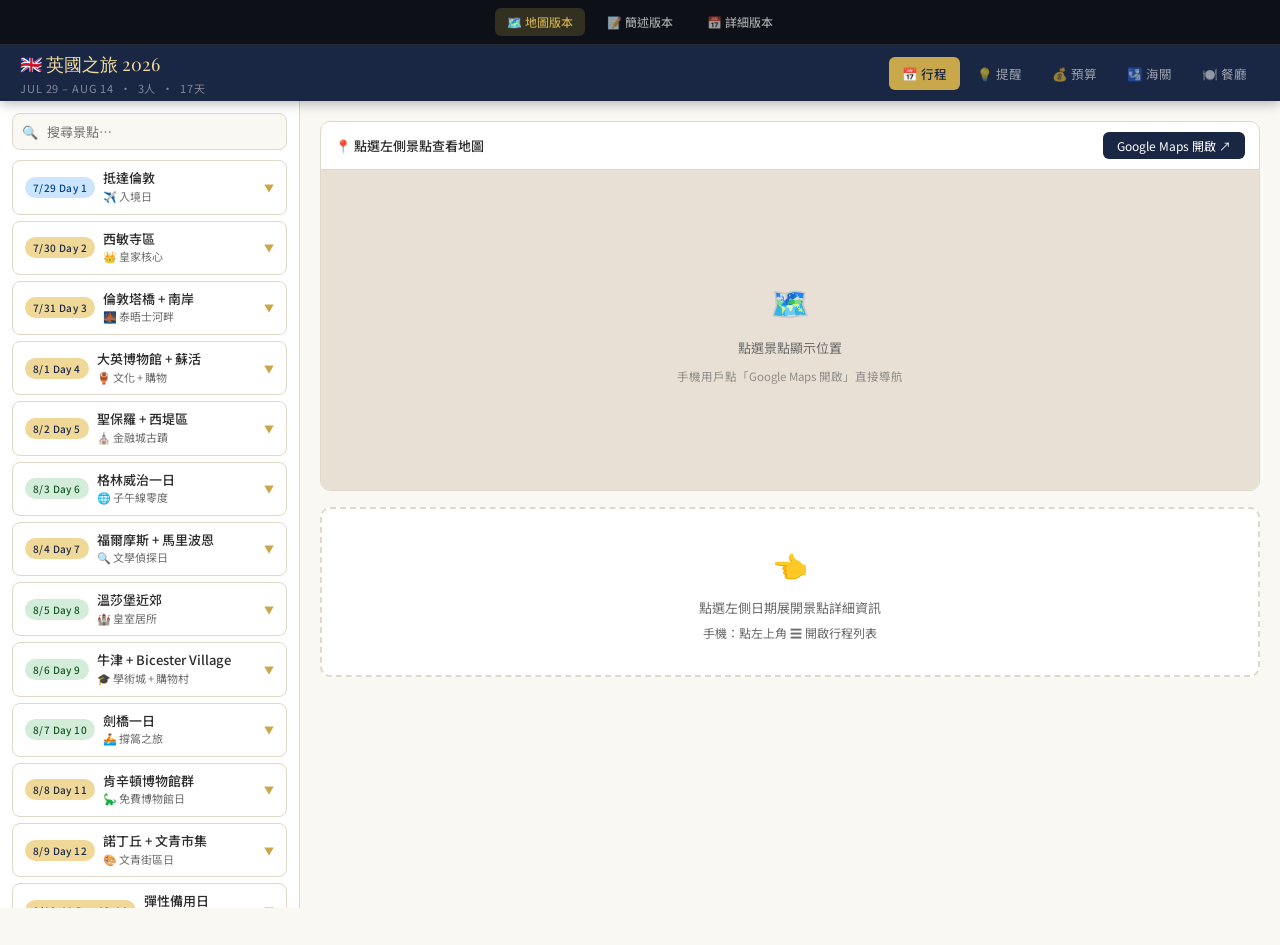
<file: plan_1.html>
<!DOCTYPE html>
<html lang="zh-TW">
<head>
<meta charset="UTF-8">
<meta name="viewport" content="width=device-width, initial-scale=1.0">
<title>英國旅遊行程 2026 | 倫敦17天</title>
<link href="https://fonts.googleapis.com/css2?family=Playfair+Display:wght@400;600&family=Noto+Sans+TC:wght@300;400;500&display=swap" rel="stylesheet">
<style>
/* ============ VARIABLES ============ */
:root {
  --navy:#1a2744; --gold:#c9a84c; --gold-light:#f0d898;
  --cream:#faf8f3; --red:#b5282d; --green:#2d6a4f;
  --text:#2c2c2c; --muted:#6b6b6b; --border:#e0d8c8;
  --card:#ffffff; --sidebar-w:300px; --header-h:56px;
}
*{box-sizing:border-box;margin:0;padding:0;}
html{scroll-behavior:smooth;}
body{font-family:'Noto Sans TC',sans-serif;background:var(--cream);color:var(--text);font-size:15px;line-height:1.7;}

/* ============ HEADER ============ */
.site-header{
  background:var(--navy);color:#fff;
  height:var(--header-h);
  display:flex;align-items:center;gap:14px;
  padding:0 20px;
  position:sticky;top:37px;z-index:200;
  box-shadow:0 2px 12px rgba(0,0,0,.3);
}
.site-logo{font-family:'Playfair Display',serif;font-size:18px;color:var(--gold-light);white-space:nowrap;}
.site-meta{font-size:11px;color:rgba(255,255,255,.45);letter-spacing:.08em;white-space:nowrap;}
.header-nav{display:flex;gap:4px;margin-left:auto;flex-wrap:nowrap;}
.tab-btn{
  flex-shrink:0;padding:7px 13px;border:none;background:transparent;
  cursor:pointer;font-size:12.5px;font-family:'Noto Sans TC',sans-serif;
  color:rgba(255,255,255,.55);border-radius:6px;transition:all .18s;white-space:nowrap;
}
.tab-btn:hover{color:#fff;background:rgba(255,255,255,.1);}
.tab-btn.active{color:var(--navy);background:var(--gold);font-weight:500;}

/* ============ BODY LAYOUT ============ */
.app-body{display:flex;min-height:calc(100vh - var(--header-h));}

/* ============ SIDEBAR (desktop) ============ */
.sidebar{
  width:var(--sidebar-w);min-width:var(--sidebar-w);
  background:var(--card);border-right:1px solid var(--border);
  display:flex;flex-direction:column;
  position:sticky;top:calc(37px + var(--header-h));
  height:calc(100vh - 37px - var(--header-h));
  overflow:hidden;
  transition:transform .28s ease;
}
.sidebar-inner{flex:1;overflow-y:auto;padding:12px;}
.sidebar-inner::-webkit-scrollbar{width:4px;}
.sidebar-inner::-webkit-scrollbar-thumb{background:var(--border);border-radius:2px;}

/* Sidebar search */
.s-search{
  position:relative;margin-bottom:10px;
}
.s-search input{
  width:100%;padding:8px 12px 8px 34px;border:1px solid var(--border);
  border-radius:8px;font-size:13px;font-family:'Noto Sans TC',sans-serif;
  color:var(--text);background:var(--cream);outline:none;transition:border-color .2s;
}
.s-search input:focus{border-color:var(--gold);}
.s-search-icon{position:absolute;left:10px;top:50%;transform:translateY(-50%);font-size:13px;color:var(--muted);}

/* Day pills in sidebar */
.day-pill{
  border:1px solid var(--border);border-radius:8px;margin-bottom:6px;
  overflow:hidden;cursor:pointer;transition:border-color .18s,box-shadow .18s;
  background:var(--card);
}
.day-pill:hover{border-color:var(--gold);}
.day-pill.active{border-color:var(--gold);box-shadow:0 2px 10px rgba(201,168,76,.2);}
.pill-head{
  display:flex;align-items:center;gap:8px;padding:8px 12px;
}
.pill-badge{
  font-size:10px;font-weight:500;letter-spacing:.04em;color:var(--navy);
  background:var(--gold-light);padding:2px 8px;border-radius:12px;white-space:nowrap;
}
.pill-badge.nb-special{background:#d4edda;color:#155724;}
.pill-badge.nb-arrive{background:#cce5ff;color:#004085;}
.pill-badge.nb-depart{background:#f8d7da;color:#721c24;}
.pill-title{font-size:13px;font-weight:500;color:var(--text);flex:1;line-height:1.35;}
.pill-sub{font-size:11px;color:var(--muted);}
.pill-chevron{color:var(--gold);font-size:10px;transition:transform .2s;margin-left:auto;}
.day-pill.active .pill-chevron{transform:rotate(180deg);}
.pill-spots{display:none;padding:0 8px 8px;}
.day-pill.active .pill-spots{display:block;}
.ps-item{
  display:flex;align-items:center;gap:6px;padding:5px 6px;border-radius:6px;
  cursor:pointer;transition:background .15s;margin-bottom:2px;
}
.ps-item:hover{background:rgba(201,168,76,.1);}
.ps-item.focused{background:rgba(201,168,76,.15);}
.ps-icon{font-size:13px;min-width:18px;text-align:center;}
.ps-name{font-size:12.5px;color:var(--text);flex:1;line-height:1.35;}
.ps-map{
  font-size:10px;padding:2px 6px;border:1px solid var(--gold);color:var(--gold);
  border-radius:4px;white-space:nowrap;background:transparent;transition:all .15s;
  font-family:'Noto Sans TC',sans-serif;cursor:pointer;
}
.ps-map:hover{background:var(--gold);color:var(--navy);}

/* ============ MAIN CONTENT ============ */
.main-content{flex:1;min-width:0;display:flex;flex-direction:column;}

/* Panels */
.panel{display:none;padding:20px;}
.panel.active{display:block;}

/* Map area (itinerary panel only) */
.map-bar{
  background:var(--card);border:1px solid var(--border);border-radius:10px;
  margin-bottom:16px;overflow:hidden;
}
.map-bar-head{
  display:flex;align-items:center;gap:10px;padding:10px 14px;
  border-bottom:1px solid var(--border);
}
.map-bar-title{font-size:13px;font-weight:500;color:var(--text);flex:1;}
.map-open-btn{
  font-size:12px;padding:5px 14px;background:var(--navy);color:#fff;
  border:none;border-radius:6px;cursor:pointer;font-family:'Noto Sans TC',sans-serif;
  transition:background .15s;white-space:nowrap;
}
.map-open-btn:hover{background:#2d3f6b;}
.map-frame-wrap{height:320px;position:relative;background:#e8e0d4;}
.map-frame-wrap iframe{width:100%;height:100%;border:none;display:block;}
.map-placeholder{
  position:absolute;inset:0;display:flex;flex-direction:column;
  align-items:center;justify-content:center;gap:8px;
}
.map-ph-icon{font-size:32px;}
.map-ph-text{font-size:13px;color:var(--muted);}
.map-ph-sub{font-size:11.5px;color:var(--muted);opacity:.7;}

/* Detail cards grid */
.detail-grid{display:grid;grid-template-columns:repeat(auto-fill,minmax(260px,1fr));gap:12px;}
.detail-card{
  background:var(--card);border:1px solid var(--border);border-radius:10px;
  padding:14px;cursor:pointer;transition:box-shadow .18s,border-color .18s;
}
.detail-card:hover{border-color:var(--gold);box-shadow:0 2px 10px rgba(201,168,76,.15);}
.dc-head{display:flex;gap:10px;align-items:flex-start;margin-bottom:8px;}
.dc-icon{font-size:18px;}
.dc-title{font-size:13.5px;font-weight:500;color:var(--navy);}
.dc-sub{font-size:11.5px;color:var(--muted);margin-top:2px;}
.dc-body{font-size:12.5px;color:var(--muted);line-height:1.7;}
.dc-tags{margin-top:8px;display:flex;gap:5px;flex-wrap:wrap;}
.tag-price{font-size:11px;padding:2px 8px;background:#eaf4ec;color:var(--green);border-radius:4px;font-weight:500;}
.tag-map{font-size:11px;padding:2px 8px;background:#e8f0fe;color:#1a5fb4;border-radius:4px;cursor:pointer;transition:background .15s;}
.tag-map:hover{background:#1a5fb4;color:#fff;}
.tag-tip{font-size:11px;padding:2px 8px;background:#fff8e7;color:#7a5a00;border-radius:4px;}

/* Tips, budget, border panels */
.section-title{font-size:14px;font-weight:500;color:var(--navy);margin-bottom:12px;}
.tips-grid{display:grid;grid-template-columns:repeat(auto-fill,minmax(280px,1fr));gap:12px;}
.tip-card{background:var(--card);border:1px solid var(--border);border-radius:10px;padding:14px 16px;}
.tip-card h3{font-size:13.5px;font-weight:500;color:var(--navy);margin-bottom:8px;padding-bottom:7px;border-bottom:1px solid var(--border);}
.tip-card ul{padding-left:16px;}
.tip-card li{font-size:12.5px;color:var(--text);line-height:1.85;margin-bottom:1px;}
.tip-card li strong{color:var(--navy);}

/* Budget */
.budget-wrap{background:var(--card);border:1px solid var(--border);border-radius:10px;overflow:hidden;margin-bottom:14px;}
.btable{width:100%;border-collapse:collapse;font-size:13px;}
.btable th{background:var(--navy);color:#fff;padding:8px 12px;text-align:left;font-weight:500;font-size:12px;}
.btable td{padding:7px 12px;border-bottom:1px solid var(--border);color:var(--muted);}
.btable tr:last-child td{border-bottom:none;font-weight:500;color:var(--text);background:#f0f4ff;font-size:13.5px;}
.btable tr:hover td{background:#fdf8ec;}
.nt{color:var(--green);font-weight:500;}
.buy-btn{display:inline-block;background:var(--gold);color:var(--navy);font-size:11px;padding:2px 8px;border-radius:4px;text-decoration:none;font-weight:500;}
.official-grid{display:grid;grid-template-columns:repeat(auto-fill,minmax(220px,1fr));gap:10px;}
.oc{background:var(--card);border:1px solid var(--border);border-radius:10px;padding:12px 14px;display:flex;align-items:center;gap:10px;text-decoration:none;color:inherit;transition:all .18s;}
.oc:hover{border-color:var(--gold);box-shadow:0 2px 8px rgba(201,168,76,.15);}
.oc-icon{font-size:22px;}
.oc-name{font-size:13px;font-weight:500;color:var(--navy);}
.oc-url{font-size:11px;color:var(--muted);}
.oc-badge{font-size:10px;padding:2px 6px;background:#fff8e7;color:#856404;border-radius:4px;margin-top:3px;display:inline-block;}

/* Customs */
.customs-doc{background:var(--card);border:2px solid var(--navy);border-radius:12px;padding:20px 22px;margin-bottom:14px;}
.customs-doc-title{font-family:'Playfair Display',serif;font-size:17px;color:var(--navy);margin-bottom:4px;}
.customs-doc-sub{font-size:12px;color:var(--muted);margin-bottom:16px;}
.cr{padding:10px 0;border-bottom:1px dashed var(--border);}
.cr:last-child{border-bottom:none;}
.cr-zh{font-weight:500;font-size:14px;color:var(--navy);line-height:1.6;}
.cr-en{font-size:13.5px;color:#333;background:#f5f8ff;padding:5px 10px;border-radius:6px;font-family:Georgia,serif;border-left:3px solid var(--navy);margin-top:4px;line-height:1.6;}
.two-col{display:grid;grid-template-columns:1fr 1fr;gap:12px;}
.info-card{background:var(--card);border:1px solid var(--border);border-radius:10px;padding:14px 16px;}
.info-card h3{font-size:13.5px;font-weight:500;color:var(--navy);margin-bottom:8px;}
.info-card ul{padding-left:16px;}
.info-card li{font-size:12.5px;line-height:1.85;margin-bottom:1px;}
.checklist-item{display:flex;align-items:flex-start;gap:9px;padding:6px 0;border-bottom:1px dashed var(--border);font-size:12.5px;line-height:1.6;}
.checklist-item:last-child{border-bottom:none;}
.ckbox{width:17px;height:17px;min-width:17px;border:2px solid var(--border);border-radius:4px;margin-top:1px;cursor:pointer;display:flex;align-items:center;justify-content:center;font-size:10px;color:#fff;transition:all .15s;}
.ckbox.chk{background:var(--green);border-color:var(--green);}
.qa-item{margin-bottom:10px;}
.qa-q{font-size:11.5px;color:var(--muted);font-style:italic;margin-bottom:3px;}
.qa-a{font-size:13px;color:var(--navy);font-weight:500;background:#eef6ff;padding:5px 9px;border-radius:6px;border-left:3px solid var(--navy);font-family:Georgia,serif;}

/* Food panel */
.food-grid{display:grid;grid-template-columns:repeat(auto-fill,minmax(280px,1fr));gap:12px;}
.notice{background:#f0f4ff;border-left:4px solid var(--navy);border-radius:0 8px 8px 0;padding:10px 14px;margin-bottom:14px;font-size:13px;line-height:1.7;}
.notice strong{color:var(--navy);}
.warning{background:#fff8e7;border-left:4px solid var(--gold);border-radius:0 8px 8px 0;padding:10px 14px;margin-bottom:14px;font-size:13px;line-height:1.7;}
.danger{background:#fff0f0;border-left:4px solid var(--red);border-radius:0 8px 8px 0;padding:10px 14px;margin-bottom:14px;font-size:13px;line-height:1.7;}

/* ============ MOBILE TOGGLE ============ */
.mob-menu-btn{
  display:none;background:transparent;border:none;cursor:pointer;
  color:#fff;font-size:20px;padding:4px 8px;margin-right:4px;
}
.mob-overlay{display:none;position:fixed;inset:0;background:rgba(0,0,0,.45);z-index:150;}
.mob-overlay.show{display:block;}

/* ============ RESPONSIVE ============ */
@media(max-width:860px){
  :root{--sidebar-w:280px;}
  .site-logo{font-size:15px;}
  .site-meta{display:none;}
  .tab-btn{padding:6px 9px;font-size:11.5px;}
}
@media(max-width:640px){
  :root{--sidebar-w:85vw;}
  .mob-menu-btn{display:block;}
  /* On mobile, hide sidebar by default; slide in when open */
  .sidebar{
    position:fixed;top:calc(37px + var(--header-h));left:0;
    height:calc(100vh - 37px - var(--header-h));
    z-index:160;transform:translateX(-100%);
    box-shadow:4px 0 20px rgba(0,0,0,.15);
  }
  .sidebar.open{transform:translateX(0);}
  .main-content{width:100%;}
  .panel{padding:14px;}
  .map-frame-wrap{height:220px;}
  .detail-grid{grid-template-columns:1fr;}
  .tips-grid{grid-template-columns:1fr;}
  .two-col{grid-template-columns:1fr;}
  .official-grid{grid-template-columns:1fr 1fr;}
  .food-grid{grid-template-columns:1fr;}
  /* Compact header nav on mobile */
  .header-nav{gap:2px;}
  .tab-btn{padding:5px 7px;font-size:11px;}
  .btable{font-size:11.5px;}
  .btable th,.btable td{padding:5px 8px;}
}
@media(max-width:400px){
  .tab-btn{padding:5px 5px;font-size:10.5px;}
  .official-grid{grid-template-columns:1fr;}
}

/* ============ VERSION SWITCHER ============ */
.version-switcher {
  background: #0d1117;
  display: flex;
  justify-content: center;
  gap: 10px;
  padding: 8px 10px;
  position: sticky;
  top: 0;
  z-index: 2000;
  border-bottom: 1px solid rgba(255,255,255,0.1);
  font-family: 'Noto Sans TC', sans-serif;
}
.v-link {
  color: rgba(255,255,255,0.6);
  text-decoration: none;
  font-size: 12px;
  font-weight: 500;
  transition: all 0.2s;
  padding: 4px 12px;
  border-radius: 6px;
  white-space: nowrap;
}
.v-link:hover {
  color: #fff;
  background: rgba(255,255,255,0.1);
}
.v-link.active {
  color: #c9a84c;
  background: rgba(201,168,76,0.2);
  pointer-events: none;
}
@media(max-width:480px) {
  .version-switcher { gap: 5px; }
  .v-link { padding: 4px 8px; font-size: 11px; }
}
</style>
</head>
<body>

<nav class="version-switcher">
  <a href="plan_1.html" class="v-link active">🗺️ 地圖版本</a>
  <a href="plan_2.html" class="v-link">📝 簡述版本</a>
  <a href="plan_3.html" class="v-link">📅 詳細版本</a>
</nav>

<!-- HEADER -->
<header class="site-header">
  <button class="mob-menu-btn" onclick="toggleSidebar()" aria-label="開啟選單">☰</button>
  <div>
    <div class="site-logo">🇬🇧 英國之旅 2026</div>
    <div class="site-meta">JUL 29 – AUG 14 &nbsp;·&nbsp; 3人 &nbsp;·&nbsp; 17天</div>
  </div>
  <nav class="header-nav">
    <button class="tab-btn active" onclick="showPanel('itinerary',this)">📅 行程</button>
    <button class="tab-btn" onclick="showPanel('tips',this)">💡 提醒</button>
    <button class="tab-btn" onclick="showPanel('budget',this)">💰 預算</button>
    <button class="tab-btn" onclick="showPanel('customs',this)">🛂 海關</button>
    <button class="tab-btn" onclick="showPanel('food',this)">🍽️ 餐廳</button>
  </nav>
</header>

<!-- Mobile overlay -->
<div class="mob-overlay" id="mob-overlay" onclick="toggleSidebar()"></div>

<div class="app-body">

  <!-- SIDEBAR -->
  <aside class="sidebar" id="sidebar">
    <div class="sidebar-inner">
      <div class="s-search">
        <span class="s-search-icon">🔍</span>
        <input type="text" placeholder="搜尋景點…" oninput="filterPills(this.value)" id="s-input">
      </div>
      <div id="pill-list"></div>
    </div>
  </aside>

  <!-- MAIN -->
  <div class="main-content">

    <!-- ITINERARY PANEL -->
    <div class="panel active" id="panel-itinerary">
      <div class="map-bar">
        <div class="map-bar-head">
          <span class="map-bar-title" id="map-title">📍 點選左側景點查看地圖</span>
          <button class="map-open-btn" onclick="openCurrentMap()">Google Maps 開啟 ↗</button>
        </div>
        <div class="map-frame-wrap">
          <div class="map-placeholder" id="map-ph">
            <div class="map-ph-icon">🗺️</div>
            <div class="map-ph-text">點選景點顯示位置</div>
            <div class="map-ph-sub">手機用戶點「Google Maps 開啟」直接導航</div>
          </div>
          <iframe id="map-frame" src="" style="display:none;"></iframe>
        </div>
      </div>
      <div class="detail-grid" id="detail-grid">
        <div style="grid-column:1/-1;text-align:center;padding:32px 16px;background:var(--card);border:2px dashed var(--border);border-radius:10px;">
          <div style="font-size:28px;margin-bottom:8px;">👈</div>
          <div style="font-size:13px;color:var(--muted);">點選左側日期展開景點詳細資訊</div>
          <div style="font-size:12px;color:var(--muted);margin-top:4px;">手機：點左上角 ☰ 開啟行程列表</div>
        </div>
      </div>
    </div>

    <!-- TIPS PANEL -->
    <div class="panel" id="panel-tips">
      <div class="tips-grid" id="tips-grid"></div>
    </div>

    <!-- BUDGET PANEL -->
    <div class="panel" id="panel-budget">
      <div class="budget-wrap">
        <table class="btable">
          <thead><tr><th>景點</th><th>每人票價</th><th>3人合計</th><th>購票</th></tr></thead>
          <tbody id="budget-tbody"></tbody>
        </table>
      </div>
      <div class="notice">
        近郊火車票（3人）：溫莎 NT$2,400-3,000、牛津 NT$2,100-2,700、劍橋 NT$2,400-3,000<br>
        在 <strong>nationalrail.co.uk</strong> 或 <strong>Trainline App</strong> 提前買可省 20-40%。
      </div>
      <div class="section-title">🎟️ 官方購票連結（建議提前購票）</div>
      <div class="official-grid" id="official-grid"></div>
    </div>

    <!-- CUSTOMS PANEL -->
    <div class="panel" id="panel-customs">
      <div class="danger">📲 截圖存手機相簿，或列印攜帶。入境英國遇到語言困難時，直接出示給海關人員。</div>
      <div class="customs-doc">
        <div class="customs-doc-title">🇬🇧 入境英國聲明 / UK Entry Statement</div>
        <div class="customs-doc-sub">Taiwan Passport Holder · Visa-exempt · Tourism Only</div>
        <div id="customs-rows"></div>
      </div>
      <div class="two-col">
        <div>
          <div class="section-title">✅ 出發前確認清單</div>
          <div class="info-card" id="checklist-wrap"></div>
        </div>
        <div>
          <div class="section-title">🗣️ 海關英文問答速查</div>
          <div class="info-card" id="qa-wrap"></div>
        </div>
      </div>
    </div>

    <!-- FOOD PANEL -->
    <div class="panel" id="panel-food">
      <div class="notice">所有推薦已排除羊肉主打。不確定時說 <strong>"No lamb, please"</strong>，或用 Google Translate 拍照翻譯菜單。</div>
      <div class="food-grid" id="food-grid"></div>
    </div>

  </div>
</div>

<script>
/* ======== DATA ======== */
const DAYS=[
  {id:1,date:"7/29",badge:"arrive",day:"Day 1",title:"抵達倫敦",sub:"✈️ 入境日",spots:[
    {e:"✈️",n:"機場 → Stratford",d:"搭 Elizabeth Line 直達。找尋紫色 (Purple) 標示，車頭會顯示 Stratford 或 Shenfield，車廂現代且有冷氣。",p:"含在Oyster",q:"Heathrow+Airport+London"},
    {e:"🏨",n:"Moxy London Stratford",d:"5 Celebration Ave, London E20 1DB\nCheck-in：15:00",p:"已預訂",q:"Moxy+London+Stratford+Hotel"},
    {e:"🛍️",n:"Westfield Stratford City",d:"飯店旁步行3分鐘，熟悉環境、購買SIM卡及Oyster Card",p:"免費入場",q:"Westfield+Stratford+City+London"},
    {e:"🍜",n:"晚餐：Wagamama / Nando's",d:"圖文菜單，英文不好完全沒問題",p:"人均NT$400-600",q:"Wagamama+Stratford+London"},
  ]},
  {id:2,date:"7/30",badge:"",day:"Day 2",title:"西敏寺區",sub:"👑 皇家核心",spots:[
    {e:"⛪",n:"西敏寺",d:"開放時間：週一-六 9:30-15:30\n必看：亨利七世禮拜堂、石棺走廊，需1.5-2小時",p:"NT$1,320（含語音導覽）",q:"Westminster+Abbey+London"},
    {e:"🕰️",n:"大笨鐘 & 國會大廈",d:"走到 Westminster Bridge 橋中間的南側（對向路邊），才能拍到大笨鐘與紅巴士同框的經典角度！",p:"免費",q:"Big+Ben+London"},
    {e:"🏰",n:"白金漢宮",d:"7-9月開放內部 State Rooms，含免費中文語音導覽\n衛兵交接：週二/四/日 10:45",p:"NT$1,400",q:"Buckingham+Palace+London"},
    {e:"🌳",n:"聖詹姆斯公園",d:"白金漢宮旁，可見粉紅鵜鶘（下午3點常出現）",p:"免費",q:"St+James+Park+London"},
    {e:"🍛",n:"晚餐：Dishoom",d:"Covent Garden 分店，印度料理名店，需現場等位",p:"人均NT$600-900",q:"Dishoom+Covent+Garden+London"},
  ]},
  {id:3,date:"7/31",badge:"",day:"Day 3",title:"倫敦塔橋 + 南岸",sub:"🌉 泰晤士河畔",spots:[
    {e:"🏰",n:"倫敦塔",d:"開放時間：週二-六 9:00-17:30\n必看：皇冠珠寶室（Jewel House），需2-2.5小時",p:"NT$1,500",q:"Tower+of+London"},
    {e:"🌉",n:"倫敦塔橋",d:"只有購買門票進入「上方走廊」才能看到玻璃地板，橋面上看不到喔！",p:"外觀免費｜入內NT$690",q:"Tower+Bridge+London"},
    {e:"🌿",n:"聖鄧斯坦東教堂花園",d:"廢墟中長滿植物的絕美秘境，非常適合放空拍照（從塔橋步行可達）",p:"免費",q:"St+Dunstan+in+the+East+Church+Garden"},
    {e:"🛒",n:"Borough Market",d:"倫敦最古老市場，週四最熱鬧\nLondon Bridge 站步行3分鐘",p:"免費入場",q:"Borough+Market+London"},
  ]},
  {id:4,date:"8/1",badge:"",day:"Day 4",title:"大英博物館 + 蘇活",sub:"🏺 文化 + 購物",spots:[
    {e:"🏛️",n:"大英博物館",d:"開放時間：10:00-17:00（週五至20:30）\n必看：羅塞塔石碑、埃及木乃伊、帕德嫩廳\n建議停留3-4小時",p:"NT$343（語音導覽）",q:"British+Museum+London"},
    {e:"🛍️",n:"牛津圓環 Oxford Circus",d:"H&M、Zara、UNIQLO、Primark 一次搞定\nOxford Street 全長1.9公里",p:"免費參觀",q:"Oxford+Circus+London"},
    {e:"🎭",n:"柯芬園 Covent Garden",d:"街頭藝人免費表演，特色餐廳與咖啡廳\n週末有工藝品市集",p:"免費",q:"Covent+Garden+London"},
    {e:"🍱",n:"晚餐：Chinatown 中國城",d:"Leicester Square 旁，有中文菜單，完全不用英文",p:"人均NT$400-700",q:"Chinatown+London+Gerrard+Street"},
  ]},
  {id:5,date:"8/2",badge:"",day:"Day 5",title:"聖保羅 + 西堤區",sub:"⛪ 金融城古蹟",spots:[
    {e:"⛪",n:"聖保羅大教堂",d:"開放時間：週一-六 8:30-16:00\n可登頂Golden Gallery（528階）俯瞰全倫敦",p:"NT$1,154",q:"St+Pauls+Cathedral+London"},
    {e:"🏛️",n:"利德賀市場 Leadenhall",d:"《哈利波特》斜角巷取景地，維多利亞式建築非常精美，適合午餐或拍照",p:"免費",q:"Leadenhall+Market+London"},
    {e:"🚶",n:"千禧橋 Millennium Bridge",d:"步行至南岸，橋上是拍攝聖保羅最佳角度\n完全免費",p:"免費",q:"Millennium+Bridge+London"},
    {e:"👁️",n:"倫敦之眼",d:"建議黃昏17:00搭乘，光線最美\n提前官網購票有折扣",p:"NT$638（促銷）",q:"London+Eye"},
  ]},
  {id:6,date:"8/3",badge:"special",day:"Day 6",title:"格林威治一日",sub:"🌐 子午線零度",spots:[
    {e:"🚤",n:"交通：DLR 至 Cutty Sark",d:"Stratford → Jubilee Line → Canary Wharf → DLR → Cutty Sark\n或搭泰晤士河快船（Thames Clipper，更有氣氛）",p:"含在Oyster",q:"Cutty+Sark+DLR+Greenwich"},
    {e:"🔭",n:"格林威治皇家天文台",d:"站在東西半球子午線上拍照（必做！）\n視野開闊，俯瞰倫敦全景",p:"一日通票NT$1,445",q:"Royal+Observatory+Greenwich"},
    {e:"🏛️",n:"國家航海博物館 + 卡帝薩克",d:"含在一日通票內\n1869年茶葉快船卡帝薩克保存完整",p:"含在通票內",q:"National+Maritime+Museum+Greenwich"},
    {e:"🌄",n:"格林威治公園山丘",d:"免費，俯瞰Canary Wharf天際線\n是倫敦最美的免費景觀點之一",p:"免費",q:"Greenwich+Park+viewpoint+London"},
  ]},
  {id:7,date:"8/4",badge:"",day:"Day 7",title:"福爾摩斯 + 馬里波恩",sub:"🔍 文學偵探日",spots:[
    {e:"🔍",n:"福爾摩斯博物館 221B",d:"地址：221B Baker St, London NW1 6XE\n開放時間：9:30-18:00，平日早上排隊短",p:"約NT$450",q:"Sherlock+Holmes+Museum+221B+Baker+Street"},
    {e:"🚇",n:"Baker Street 地鐵站",d:"站內有福爾摩斯壁畫，倫敦最早地鐵站之一（1863）",p:"免費（需Oyster）",q:"Baker+Street+Underground+Station"},
    {e:"🌹",n:"攝政公園玫瑰花園",d:"8月玫瑰盛開，Baker Street 步行10分鐘\n英國最美皇家公園之一",p:"免費",q:"Queen+Mary+Rose+Garden+Regents+Park"},
    {e:"☕",n:"馬里波恩高街",d:"倫敦最愜意購物街：獨立小店、麵包坊、精品咖啡\n週日早上有農夫市集",p:"自由消費",q:"Marylebone+High+Street+London"},
  ]},
  {id:8,date:"8/5",badge:"special",day:"Day 8",title:"溫莎堡近郊",sub:"🏰 皇室居所",spots:[
    {e:"🚂",n:"搭火車：Paddington → Windsor",d:"Stratford → Paddington（地鐵，約25分鐘）\n→ Windsor & Eton Central（GWR，約30分鐘）",p:"來回約NT$800-1,000/人",q:"Windsor+and+Eton+Central+Station"},
    {e:"🏰",n:"溫莎堡",d:"開放時間：10:00-17:15\n必看：聖喬治禮拜堂（王室安葬地），含語音導覽\n衛兵換崗：週一/三/五/六/日 11:00",p:"NT$1,360",q:"Windsor+Castle"},
    {e:"🏘️",n:"Windsor & Eton 小鎮",d:"古色古香英式小鎮，可漫步至Long Walk\nEton College（頂尖貴族學校）外觀免費參觀",p:"免費",q:"Windsor+Town+Centre+England"},
    {e:"🍺",n:"午餐：Two Brewers",d:"傳統英式Pub，炸魚薯條、各種Pie\nPark St, Windsor",p:"人均NT$500-700",q:"Two+Brewers+Windsor"},
  ]},
  {id:9,date:"8/6",badge:"special",day:"Day 9",title:"牛津 + Bicester Village",sub:"🎓 學術城 + 購物村",spots:[
    {e:"🚂",n:"搭火車：Paddington → Oxford",d:"Stratford → Paddington → Oxford（Chiltern Railways，約1小時）\n記得買 Off-Peak 車票並選擇 GroupSave 享三人同行 33% 優惠！",p:"來回約NT$700-900/人",q:"Oxford+Railway+Station"},
    {e:"🎓",n:"牛津大學 Christ Church",d:"哈利波特取景地，Great Hall 為霍格華滋食堂原型\n開放時間：10:00-17:00",p:"NT$600",q:"Christ+Church+College+Oxford"},
    {e:"📚",n:"博德利圖書館 & Radcliffe Camera",d:"Bodleian Library 外觀免費；Radcliffe Camera 是牛津地標圓形圖書館\n拍照打卡必去",p:"外觀免費",q:"Radcliffe+Camera+Oxford"},
    {e:"🛍️",n:"Bicester Village Outlet",d:"牛津學院約16:00關門，建議傍晚再去 Bicester\n搭 S5 巴士直達（約30分），回程搭火車回倫敦",p:"免費入場",q:"Bicester+Village+Outlet"},
  ]},
  {id:10,date:"8/7",badge:"special",day:"Day 10",title:"劍橋一日",sub:"🚣 撐篙之旅",spots:[
    {e:"🚂",n:"搭火車：Liverpool St → Cambridge",d:"Stratford → Liverpool St（5分鐘）\n→ Cambridge（Greater Anglia，約1小時10分）",p:"來回約NT$800-1,000/人",q:"Cambridge+Railway+Station"},
    {e:"🎓",n:"King's College",d:"劍橋最著名學院，哥德式禮拜堂建於1446年\n開放時間：平日9:30-15:30",p:"NT$400",q:"Kings+College+Cambridge"},
    {e:"🚣",n:"撐篙 Punting（必做！）",d:"沿River Cam欣賞各大學院背面（The Backs）\n包船3人分攤比共乘更合算，景色無法在陸地看到",p:"共乘NT$500/人｜包船NT$1,500",q:"Cambridge+Punting+River+Cam"},
    {e:"🏛️",n:"費茲威廉博物館",d:"Fitzwilliam Museum — 免費入場\n古埃及、羅馬文物、歐洲繪畫，週二-六10:00-17:00",p:"免費",q:"Fitzwilliam+Museum+Cambridge"},
  ]},
  {id:11,date:"8/8",badge:"",day:"Day 11",title:"肯辛頓博物館群",sub:"🦕 免費博物館日",spots:[
    {e:"🦕",n:"自然史博物館",d:"倫敦最受歡迎免費博物館！\n必看：Blue Whale骨架、恐龍大廳\n建議9:30到門口等開門（10:00）",p:"完全免費！",q:"Natural+History+Museum+London"},
    {e:"🔬",n:"科學博物館",d:"緊鄰自然史博物館，同樣免費\n航太、科技、醫學互動展覽，適合老幼",p:"免費",q:"Science+Museum+London"},
    {e:"🛍️",n:"Harrods 百貨",d:"Knightsbridge 站步行2分鐘，全球最著名百貨\nFood Hall 有各種英式伴手禮（茶包、餅乾）",p:"免費參觀",q:"Harrods+London"},
    {e:"🌺",n:"肯辛頓宮 & 花園",d:"Princess Diana 曾住所，花園完全免費\n8月花園盛開，適合散步",p:"花園免費｜宮殿NT$600",q:"Kensington+Palace+London"},
  ]},
  {id:12,date:"8/9",badge:"",day:"Day 12",title:"諾丁丘 + 文青市集",sub:"🎨 文青街區日",spots:[
    {e:"🏘️",n:"波多貝羅市場",d:"Notting Hill Gate 站步行5分鐘\n週六最熱鬧，古董、二手衣、各國小吃",p:"免費",q:"Portobello+Road+Market+London"},
    {e:"🏠",n:"諾丁丘彩色房子",d:"Pembridge Road 一帶，馬卡龍色系連排屋\n電影《新娘百分百》取景地",p:"免費",q:"Notting+Hill+colourful+houses+London"},
    {e:"🖼️",n:"泰特現代美術館",d:"Southwark 站步行5分鐘，免費入場\n週五六夜間開放至22:00",p:"免費（特展另計）",q:"Tate+Modern+London"},
    {e:"🍝",n:"晚餐：Shoreditch",d:"Padella（義大利麵名店，需排隊）\nBricklane 咖哩街也在附近",p:"人均NT$400-700",q:"Shoreditch+High+Street+London"},
  ]},
  {id:13,date:"8/10-11",badge:"",day:"Day 13-14",title:"彈性備用日",sub:"🔄 自由調配",spots:[
    {e:"🎭",n:"西區音樂劇",d:"TKTS Booth（Leicester Square）當天折扣票\n下午12:00開賣，The Lion King、Hamilton等",p:"NT$800-2,000（折扣票）",q:"TKTS+Booth+Leicester+Square+London"},
    {e:"🌳",n:"海德公園",d:"倫敦最大皇家公園，週末有免費音樂會\n可免費進入蛇形湖游泳區（夏季開放）",p:"免費",q:"Hyde+Park+London"},
    {e:"🍵",n:"英式下午茶",d:"推薦：Fortnum & Mason（Piccadilly）或 Sketch（粉紅網美）\n需提前訂位！",p:"人均NT$1,500-3,000",q:"Fortnum+and+Mason+Piccadilly+London"},
    {e:"🛍️",n:"最後補貨 Westfield",d:"飯店旁，M&S食品、Boots藥妝最後採購",p:"自由消費",q:"Westfield+Stratford+City"},
  ]},
  {id:14,date:"8/12-13",badge:"",day:"Day 15-16",title:"行李整理 + 採購",sub:"🎁 收尾",spots:[
    {e:"💊",n:"Boots 藥妝必買",d:"Bio-Oil護膚油、Nurofen止痛藥\nVitamin C泡騰片、Strepsils喉糖、No7護膚品",p:"自由消費",q:"Boots+Pharmacy+Stratford+London"},
    {e:"🎁",n:"伴手禮採購",d:"Harrods茶包禮盒、McVitie's消化餅乾\nCadbury巧克力、Fortnum & Mason果醬",p:"自由消費",q:"Harrods+London"},
    {e:"🧳",n:"行李秤重！",d:"歐洲航班通常限制20-23kg\n超重費用昂貴，提前在飯店用行李秤確認",p:"注意！",q:"Moxy+London+Stratford+Hotel"},
  ]},
  {id:15,date:"8/14",badge:"depart",day:"Day 17",title:"離境回台",sub:"✈️ 返程",spots:[
    {e:"⏰",n:"提前3小時到達 Heathrow",d:"Stratford → Elizabeth Line → Heathrow（約50-60分鐘）\nHeathrow 安檢常排長龍，務必留足時間",p:"Elizabeth Line含在Oyster",q:"London+Heathrow+Airport+Terminal"},
    {e:"💰",n:"退稅 VAT Refund",d:"重要順序：先找 Customs 蓋章 → 再辦出關\n需保留所有購物收據 + 護照，最高退20%",p:"最高退回20%",q:"Heathrow+Airport+VAT+Refund"},
    {e:"🧳",n:"行李規定提醒",d:"隨身液體：每件≤100ml，放透明夾鏈袋\n手提行李尺寸：通常56×45×25cm\n筆電、相機可帶上機",p:"",q:"Heathrow+Airport+London"},
  ]},
];

const TIPS=[
  {t:"🛂 重要：ETA 旅遊許可 (2026新規)",ls:["英國政府規定，自 2026 年 2 月 25 日起，台灣旅客皆須事先申請 <strong>ETA (電子旅遊許可)</strong> 才能入境。","每人費用約 £10-20，建議出發前 3 天完成申請。"]},
  {t:"🚇 交通與地鐵辨識",ls:["找月台看「終點站」而不是「往哪一站」。例如搭紅線進市區，找往 Westbound 方向的月台。","強烈推薦安裝 <strong>Citymapper</strong>，比 Google Maps 精準，還會教你上哪個車廂。","上車前務必抬頭看月台跑馬燈，確認下一班車的終點站。","買往近郊的火車票時（溫莎、牛津），買離峰 (Off-Peak) 票並選 <strong>GroupSave</strong>，3人同行可享 33% 優惠！"]},
  {t:"🌦️ 天氣 & 穿著",ls:["7-8月氣溫約 18-25°C，是倫敦最佳旅遊季節","即使晴天也可能突然下雨 → 每天出門必帶：<strong>輕薄防水外套 + 折疊傘</strong>","夏日日照強，準備 <strong>防曬乳 SPF50+</strong>、帽子、太陽眼鏡","穿舒適走路鞋：倫敦石板路多，長時間行走避免高跟鞋"]},
  {t:"📱 通訊與網路",ls:["建議出發前購買 <strong>英國SIM卡</strong>（EE/Three/Vodafone，蝦皮/淘寶有售，約NT$500-800，30天無限）","或開台灣電信國際漫遊（每日約NT$300-400）","出發前下載 <strong>Google Maps 離線地圖</strong>（倫敦、牛津、劍橋，在WiFi下先下載好）","<strong>Google Translate</strong> 拍照翻譯菜單，出入境表格皆可用","緊急電話：英國 <strong>999</strong>（警察/救護/消防）"]},
  {t:"💰 金錢 & 消費",ls:["英國用 <strong>英鎊 £ GBP</strong>，不用歐元！","現金在倫敦幾乎不需要，信用卡 Contactless 到處可用（含小市集攤位）","推薦：<strong>Wise 多幣卡</strong> 或 <strong>台新 Richart</strong> 等零手續費海外信用卡","餐廳通常已含 10% Service Charge，Optional 小費給可不給","日常餐食預估：每人每天 NT$800-1,500（含輕食早餐）"]},
  {t:"🍽️ 餐廳禮儀（與台灣不同）",ls:["進餐廳先等 Host 帶位，<strong>不要自己找位子坐</strong>","點餐後服務生不會主動靠近，需<strong>舉手或眼神示意</strong>","結帳說：<strong>\"Can I get the bill, please?\"</strong>","不吃羊肉：菜單上 <strong>lamb / mutton</strong> 都是羊肉，點餐說 \"No lamb please\"","Google Translate 可拍照翻譯整份菜單，非常實用"]},
  {t:"🎟️ 購票重要提醒",ls:["<strong>白金漢宮、倫敦塔、溫莎堡</strong> → 現在就去官網購票，夏季旺季常售罄","<strong>倫敦之眼</strong> → 官網購比現場便宜，建議提前訂","劍橋撐篙旺季可提前在 scudamores.com 預訂","Bicester Village 不需門票，帶護照可退 VAT（最高20%），保留所有收據","大英博物館、自然史博物館：完全免費入場"]},
  {t:"🔒 安全注意",ls:["倫敦整體安全，人多地方（地鐵、市集）注意扒手，<strong>護照和錢包分開放</strong>","地鐵站內避免站在車門旁使用手機（有被搶案例）","拍照時注意周遭，背包保持在視線範圍","建議購買 <strong>旅遊保險</strong>（含醫療、行李遺失）","所有重要文件（護照/機票/訂房）截圖存手機，並備份在雲端"]},
  {t:"🏨 飯店 Moxy Stratford",ls:["地址：<strong>5 Celebration Ave, London E20 1DB</strong>","地鐵：Stratford 站步行約5分鐘（Jubilee + Central + Elizabeth Line）","飯店旁：Westfield Stratford City 購物中心（最後採購超方便）","Elizabeth Line 直達 Heathrow，出發回台完全不用繞路","附近有 Sainsbury's 超市，可買日用品和早餐"]},
];

const BUDGET_DATA=[
  {n:"西敏寺",p:1320,note:"含語音導覽",url:"https://www.westminster-abbey.org/visit-us/prices"},
  {n:"白金漢宮",p:1400,note:"7-9月開放，含中文導覽",url:"https://www.rct.uk/visit/the-state-rooms-buckingham-palace"},
  {n:"倫敦塔",p:1500,note:"必看皇冠珠寶",url:"https://www.hrp.org.uk/tower-of-london/"},
  {n:"倫敦塔橋（入內）",p:690,note:"含玻璃步道",url:"https://www.towerbridge.org.uk"},
  {n:"倫敦之眼",p:638,note:"促銷價，官網購買最便宜",url:"https://www.londoneye.com"},
  {n:"大英博物館語音導覽",p:343,note:"入場免費，導覽另計",url:"https://www.britishmuseum.org"},
  {n:"聖保羅大教堂",p:1154,note:"可登頂俯瞰全倫敦",url:"https://www.stpauls.co.uk/visit"},
  {n:"溫莎堡",p:1360,note:"含語音導覽",url:"https://www.rct.uk/visit/windsor-castle"},
  {n:"格林威治一日通票",p:1445,note:"含天文台+航海博物館+卡帝薩克",url:"https://www.rmg.co.uk/tickets"},
  {n:"牛津 Christ Church",p:600,note:"哈利波特取景地",url:"https://www.chch.ox.ac.uk/visit"},
  {n:"劍橋 King's College",p:400,note:"",url:"https://www.kings.cam.ac.uk/visit"},
  {n:"劍橋撐篙（共乘/人）",p:500,note:"旺季建議提前預訂",url:"https://scudamores.com"},
  {n:"碎片塔（可選）",p:808,note:"可視預算決定",url:"https://www.theviewfromtheshard.com"},
  {n:"福爾摩斯博物館",p:450,note:"",url:"https://www.sherlock-holmes.co.uk"},
];

const CUSTOMS_ROWS=[
  {zh:"我們是來自台灣的觀光旅客，共 3 人同行。",en:"We are tourists from Taiwan. There are 3 of us traveling together."},
  {zh:"入境日期：2026年7月29日　·　離境日期：2026年8月14日",en:"Arrival: July 29, 2026  ·  Departure: August 14, 2026"},
  {zh:"在英國停留共 17 天。",en:"We will stay in the UK for 17 days."},
  {zh:"住宿地址：Moxy London Stratford Hotel, 5 Celebration Avenue, London, E20 1DB",en:"We are staying at: Moxy London Stratford Hotel, 5 Celebration Avenue, London E20 1DB, United Kingdom"},
  {zh:"我們是純觀光旅遊目的，不從事任何工作或商業活動，也不在英國讀書。",en:"We are here for tourism only. We are not working, studying, or conducting any business in the UK."},
  {zh:"我們持有訂好的回程機票，將於2026年8月14日返回台灣。",en:"We have confirmed return flights booked back to Taiwan on August 14, 2026."},
  {zh:"我們攜帶足夠的旅遊費用，主要以信用卡支付。",en:"We have sufficient funds for our stay, mainly via credit card."},
  {zh:"謝謝您的協助，如有需要請繼續詢問。",en:"Thank you for your assistance. Please feel free to ask us any further questions."},
];

const CHECKLIST=[
  "出發前3天完成申請英國 ETA (電子旅遊許可)",
  "護照有效期限超過 2027年2月14日（離境後6個月以上）",
  "回程機票截圖已存手機相簿",
  "飯店訂房確認信已存手機相簿",
  "購買英國SIM卡 或 確認國際漫遊方案",
  "Wise多幣卡 或 免手續費信用卡已申請並開通",
  "白金漢宮、倫敦塔、溫莎堡已在官網完成購票",
  "Google Maps 倫敦/牛津/劍橋離線地圖已下載",
  "旅遊保險已購買（含醫療 + 行李遺失）",
  "隨身行李：液體≤100ml，放透明夾鏈袋",
  "轉接頭：英國 Type G 三方插頭",
  "Trainline App 已下載（火車訂票用）",
  "台灣備用藥品：腸胃藥、感冒藥、止痛藥",
  "信用卡已開通海外刷卡並告知銀行",
  "重要文件截圖備份至雲端（Google Drive 或 iCloud）",
  "行李秤（或確認飯店有借用）已準備好",
];

const QA=[
  {q:"What's the purpose of your visit?（來英國目的？）",a:"Tourism. We are sightseeing."},
  {q:"How long are you staying?（停留多久？）",a:"17 days. Until August 14th, 2026."},
  {q:"Where are you staying?（住哪？）",a:"Moxy Hotel, Stratford, London.（出示訂房確認信）"},
  {q:"Do you have a return ticket?（有回程票嗎？）",a:"Yes, I have a return flight to Taiwan.（出示截圖）"},
  {q:"How much money do you have?（帶多少錢？）",a:"I have credit cards and some cash."},
  {q:"Are you traveling alone?（一個人旅行嗎？）",a:"No, there are 3 of us.（指同行友人）"},
  {q:"What do you do for work?（職業？）",a:"I am an office worker / engineer."},
];

const FOOD_DATA=[
  {t:"🍜 平價連鎖（友善推薦）",items:[
    "<strong>Wagamama</strong> — 日式拉麵炒麵，圖文菜單超方便，全倫敦多分店",
    "<strong>Nando's</strong> — 葡式烤雞，辣度可選，圖片點餐容易",
    "<strong>Côte Brasserie</strong> — 法式菜，全倫敦多分店，菜色豐富安全",
    "<strong>Greggs</strong> — 英式平民烘焙，可頌/香腸捲，每樣約NT$60-100，早餐神選",
    "<strong>Pret A Manger</strong> — 健康三明治沙拉，每樣約NT$150-250",
  ]},
  {t:"⭐ 排隊名店",items:[
    "<strong>Dishoom（Covent Garden）</strong> — 印度料理，環境絕美，需排隊等位",
    "<strong>Padella（Borough Market 旁）</strong> — 義大利手工麵超好吃，常排1小時",
    "<strong>Flat Iron</strong> — 平價牛排約NT$400-600，Covent Garden & Shoreditch 有分店",
    "<strong>Bun House</strong> — 廣式點心，Chinatown 附近，排隊快速",
  ]},
  {t:"🀄 中文菜單推薦（英文不好安心去）",items:[
    "<strong>Chinatown 中國城</strong> — Leicester Square 旁，Gerrard Street，大量中文菜單",
    "<strong>四川菜 / 廣東菜</strong> — Chinatown 內多家，完全不需要英文溝通",
    "<strong>Wagamama</strong> — 圖片菜單，指著點即可",
    "小提醒：進餐廳先等服務生帶位，不要自己找位子",
  ]},
  {t:"🍵 英式下午茶（體驗推薦）",items:[
    "<strong>Fortnum & Mason（Piccadilly）</strong> — 皇家御用茶葉，需提前訂位，人均NT$2,000",
    "<strong>Sketch（Mayfair）</strong> — 夢幻粉紅裝潢，IG打卡必去，人均NT$2,500，需提前訂",
    "小提醒：下午茶通常 14:00-17:00，需提前電話或官網訂位",
  ]},
  {t:"🛒 超市省錢早餐",items:[
    "<strong>M&S Food Hall</strong> — 高品質熟食三明治，Westfield Stratford 內有分店",
    "<strong>Sainsbury's / Tesco</strong> — 三明治約NT$120，咖啡約NT$60，飯店附近有",
    "<strong>Borough Market（週四-六）</strong> — 各國街頭小吃，邊走邊吃最划算",
  ]},
  {t:"🚫 羊肉辨識",items:[
    "菜單上看到 <strong>lamb</strong>、<strong>mutton</strong> 都是羊肉，跳過",
    "點餐時說：<strong>\"No lamb, please\"</strong>",
    "咖哩類（curry）通常有lamb選項，確認選chicken或beef",
    "Google Translate App 拍照翻譯整份菜單即可",
  ]},
];

/* ======== OFFICIAL LINKS ======== */
const OFFICIALS=[
  {icon:"👑",name:"白金漢宮",url:"https://www.rct.uk/visit/the-state-rooms-buckingham-palace",domain:"rct.uk",badge:"⭐ 強烈建議提前購票"},
  {icon:"🏰",name:"倫敦塔",url:"https://www.hrp.org.uk/tower-of-london/",domain:"hrp.org.uk",badge:"⭐ 強烈建議提前購票"},
  {icon:"🏰",name:"溫莎堡",url:"https://www.rct.uk/visit/windsor-castle",domain:"rct.uk",badge:"⭐ 強烈建議提前購票"},
  {icon:"⛪",name:"西敏寺",url:"https://www.westminster-abbey.org/visit-us/prices",domain:"westminster-abbey.org",badge:"建議提前"},
  {icon:"👁️",name:"倫敦之眼",url:"https://www.londoneye.com",domain:"londoneye.com",badge:"官網最便宜"},
  {icon:"⛪",name:"聖保羅大教堂",url:"https://www.stpauls.co.uk/visit",domain:"stpauls.co.uk",badge:""},
  {icon:"🔭",name:"格林威治通票",url:"https://www.rmg.co.uk/tickets",domain:"rmg.co.uk",badge:""},
  {icon:"🚣",name:"劍橋撐篙",url:"https://scudamores.com",domain:"scudamores.com",badge:"旺季預訂"},
];

/* ======== STATE ======== */
let currentQ="";let activeDay=null;

/* ======== RENDER ======== */
function renderPills(filter=""){
  const c=document.getElementById("pill-list");c.innerHTML="";
  DAYS.forEach(day=>{
    if(filter&&!day.title.includes(filter)&&!day.sub.includes(filter)&&!day.spots.some(s=>s.n.includes(filter)))return;
    const d=document.createElement("div");
    d.className="day-pill"+(activeDay===day.id?" active":"");
    d.id="pill-"+day.id;
    const spotsHtml=day.spots.map((s,i)=>`
      <div class="ps-item" id="psi-${day.id}-${i}" onclick="focusSpot(${day.id},${i},'${s.q.replace(/'/g,"\\'")}','${s.n.replace(/'/g,"\\'")}')">
        <span class="ps-icon">${s.e}</span>
        <span class="ps-name">${s.n}</span>
        <button class="ps-map" onclick="event.stopPropagation();openGMaps('${s.q.replace(/'/g,"\\'")}')">地圖</button>
      </div>`).join("");
    d.innerHTML=`
      <div class="pill-head" onclick="togglePill(${day.id})">
        <span class="pill-badge nb-${day.badge}">${day.date} ${day.day}</span>
        <div><div class="pill-title">${day.title}</div><div class="pill-sub">${day.sub}</div></div>
        <span class="pill-chevron">▼</span>
      </div>
      <div class="pill-spots">${spotsHtml}</div>`;
    c.appendChild(d);
  });
}

function togglePill(id){
  const wasActive=activeDay===id;
  activeDay=wasActive?null:id;
  document.querySelectorAll(".day-pill").forEach(p=>p.classList.remove("active"));
  if(!wasActive){
    const pill=document.getElementById("pill-"+id);
    if(pill){pill.classList.add("active");pill.scrollIntoView({behavior:"smooth",block:"nearest"});}
    const day=DAYS.find(d=>d.id===id);
    renderDetailCards(day);
    if(day.spots.length)setMap(day.spots[0].q,day.spots[0].n);
  } else {
    document.getElementById("detail-grid").innerHTML=`<div style="grid-column:1/-1;text-align:center;padding:32px 16px;background:var(--card);border:2px dashed var(--border);border-radius:10px;"><div style="font-size:28px;margin-bottom:8px;">👈</div><div style="font-size:13px;color:var(--muted);">點選左側日期展開景點詳細資訊</div></div>`;
  }
  // Auto-close sidebar on mobile
  if(window.innerWidth<=640&&document.getElementById("sidebar").classList.contains("open"))toggleSidebar();
}

function focusSpot(dayId,idx,q,name){
  document.querySelectorAll(".ps-item").forEach(el=>el.classList.remove("focused"));
  const el=document.getElementById(`psi-${dayId}-${idx}`);
  if(el)el.classList.add("focused");
  setMap(q,name);
  if(window.innerWidth<=640&&document.getElementById("sidebar").classList.contains("open"))toggleSidebar();
}

function renderDetailCards(day){
  const g=document.getElementById("detail-grid");
  g.innerHTML=day.spots.map(s=>`
    <div class="detail-card" onclick="setMap('${s.q.replace(/'/g,"\\'")}','${s.n.replace(/'/g,"\\'")}')">
      <div class="dc-head">
        <span class="dc-icon">${s.e}</span>
        <div><div class="dc-title">${s.n}</div><div class="dc-sub">${s.d.split("\n")[0]}</div></div>
      </div>
      <div class="dc-body">${s.d.replace(/\n/g,"<br>")}</div>
      <div class="dc-tags">
        ${s.p?`<span class="tag-price">💰 ${s.p}</span>`:""}
        <span class="tag-map" onclick="event.stopPropagation();openGMaps('${s.q.replace(/'/g,"\\'")}')">📍 開啟地圖</span>
      </div>
    </div>`).join("");
}

function setMap(q,name){
  currentQ=q;
  const frame=document.getElementById("map-frame");
  const ph=document.getElementById("map-ph");
  const title=document.getElementById("map-title");
  frame.src=`https://maps.google.com/maps?q=${encodeURIComponent(q.replace(/\+/g," "))}&output=embed&hl=zh-TW`;
  frame.style.display="block";ph.style.display="none";
  title.textContent="📍 "+name;
}

function openCurrentMap(){
  const q=currentQ||"London+UK";
  openGMaps(q);
}
function openGMaps(q){
  window.open(`https://www.google.com/maps/search/?api=1&query=${encodeURIComponent(q.replace(/\+/g," "))}`,"_blank");
}

function renderTips(){
  document.getElementById("tips-grid").innerHTML=TIPS.map(t=>`
    <div class="tip-card">
      <h3>${t.t}</h3>
      <ul>${t.ls.map(l=>`<li>${l}</li>`).join("")}</ul>
    </div>`).join("");
}

function renderBudget(){
  let total=0;
  document.getElementById("budget-tbody").innerHTML=BUDGET_DATA.map(b=>{
    const t3=b.p*3;if(b.n!=="碎片塔（可選）")total+=t3;
    return`<tr>
      <td>${b.n}${b.note?`<br><span style="font-size:11px;color:var(--muted)">${b.note}</span>`:""}</td>
      <td class="nt" style="text-align:right">NT$${b.p.toLocaleString()}</td>
      <td class="nt" style="text-align:right">NT$${t3.toLocaleString()}</td>
      <td><a class="buy-btn" href="${b.url}" target="_blank">官網</a></td>
    </tr>`;
  }).join("")+`<tr>
    <td colspan="2" style="text-align:right"><strong>景點票合計（不含碎片塔）</strong></td>
    <td style="text-align:right"><strong>≈ NT$${total.toLocaleString()}</strong></td><td></td>
  </tr>`;
  document.getElementById("official-grid").innerHTML=OFFICIALS.map(o=>`
    <a href="${o.url}" target="_blank" class="oc">
      <span class="oc-icon">${o.icon}</span>
      <div><div class="oc-name">${o.name}</div><div class="oc-url">${o.domain}</div>${o.badge?`<div class="oc-badge">${o.badge}</div>`:""}</div>
    </a>`).join("");
}

function renderCustoms(){
  document.getElementById("customs-rows").innerHTML=CUSTOMS_ROWS.map(r=>`
    <div class="cr"><div class="cr-zh">🇹🇼 ${r.zh}</div><div class="cr-en">🇬🇧 ${r.en}</div></div>`).join("");
  document.getElementById("checklist-wrap").innerHTML=CHECKLIST.map((item,i)=>`
    <div class="checklist-item">
      <div class="ckbox" id="ck-${i}" onclick="toggleCk(${i})"></div>
      <span>${item}</span>
    </div>`).join("");
  document.getElementById("qa-wrap").innerHTML=QA.map(q=>`
    <div class="qa-item">
      <div class="qa-q">Q: ${q.q}</div>
      <div class="qa-a">A: ${q.a}</div>
    </div>`).join("");
}

function renderFood(){
  document.getElementById("food-grid").innerHTML=FOOD_DATA.map(f=>`
    <div class="tip-card">
      <h3>${f.t}</h3>
      <ul>${f.items.map(i=>`<li>${i}</li>`).join("")}</ul>
    </div>`).join("");
}

function toggleCk(i){
  const el=document.getElementById("ck-"+i);
  if(el.classList.contains("chk")){el.classList.remove("chk");el.textContent="";}
  else{el.classList.add("chk");el.textContent="✓";}
}

/* ======== PANEL / SIDEBAR ======== */
function showPanel(name,btn){
  document.querySelectorAll(".panel").forEach(p=>p.classList.remove("active"));
  document.querySelectorAll(".tab-btn").forEach(b=>b.classList.remove("active"));
  document.getElementById("panel-"+name).classList.add("active");
  btn.classList.add("active");
}

function toggleSidebar(){
  const sb=document.getElementById("sidebar");
  const ov=document.getElementById("mob-overlay");
  sb.classList.toggle("open");
  ov.classList.toggle("show");
}

function filterPills(v){renderPills(v);}

/* ======== INIT ======== */
renderPills();renderTips();renderBudget();renderCustoms();renderFood();
</script>
</body>
</html>
</file>
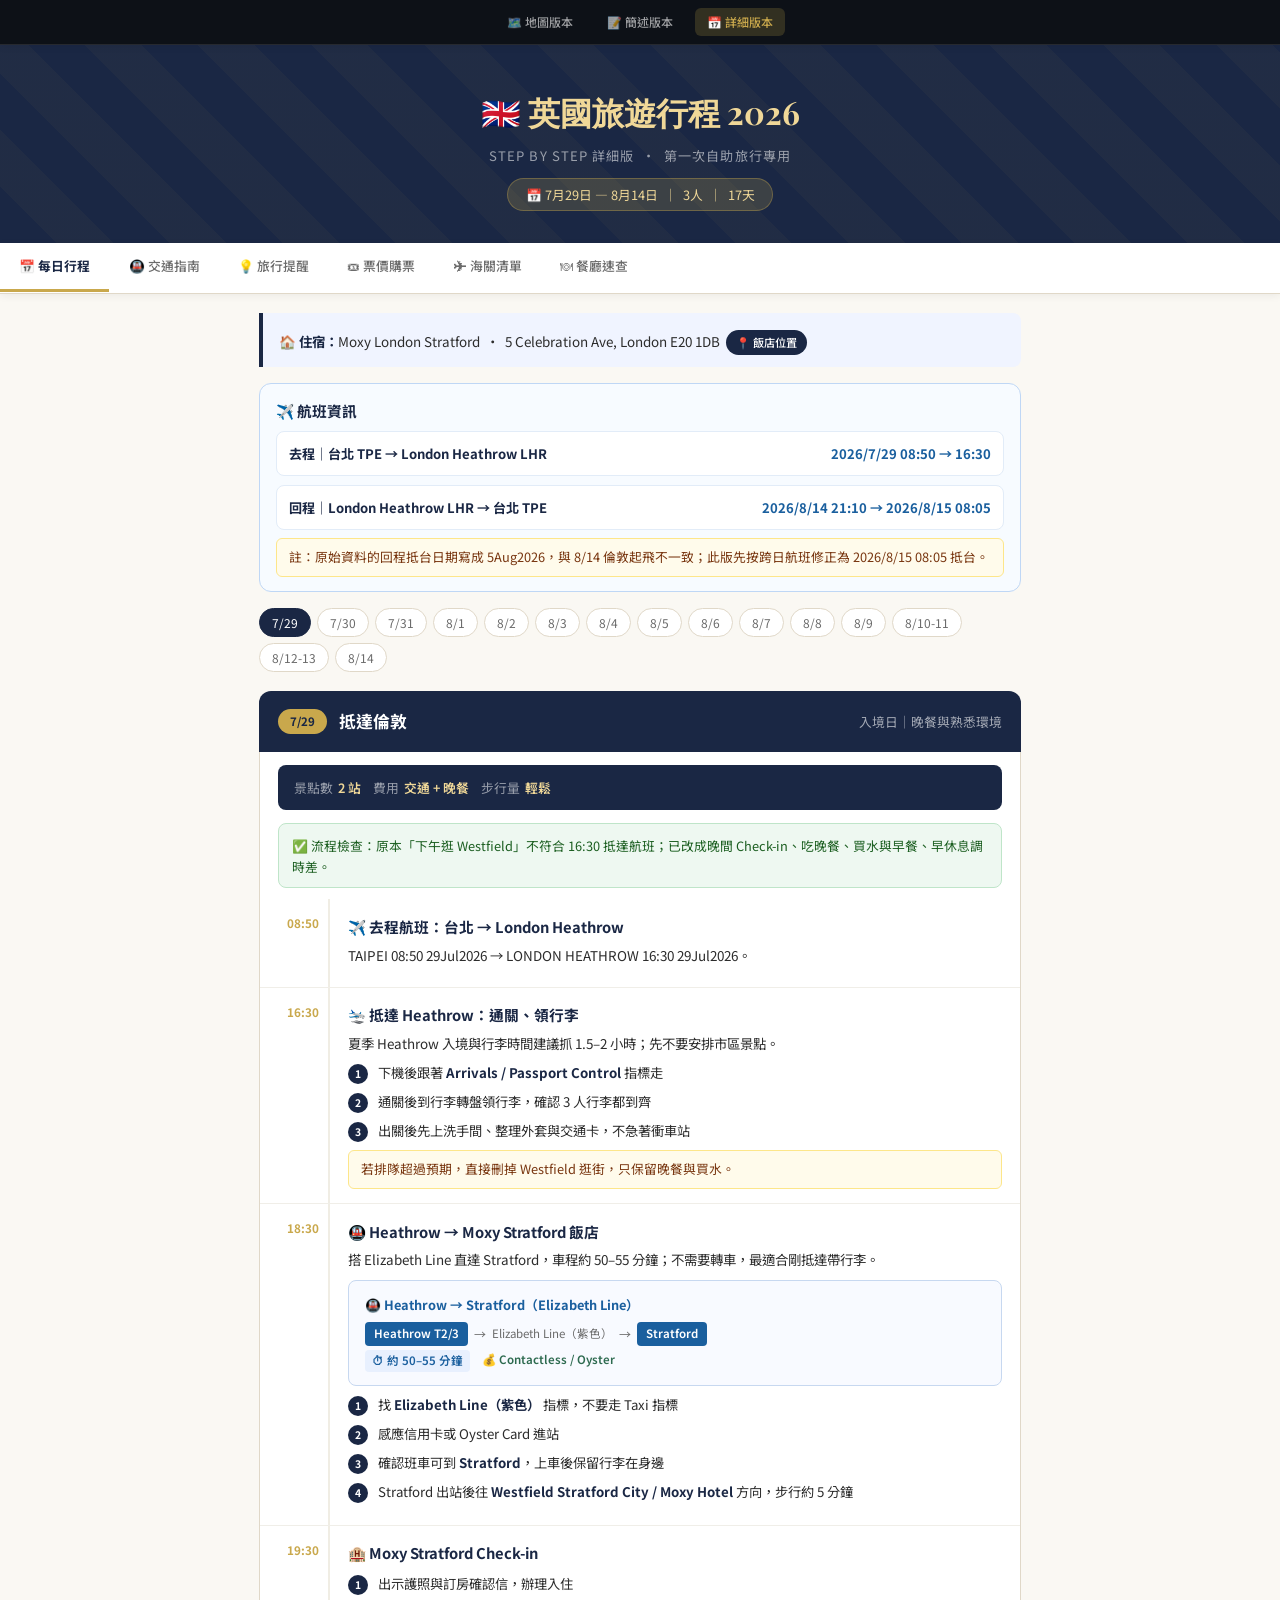
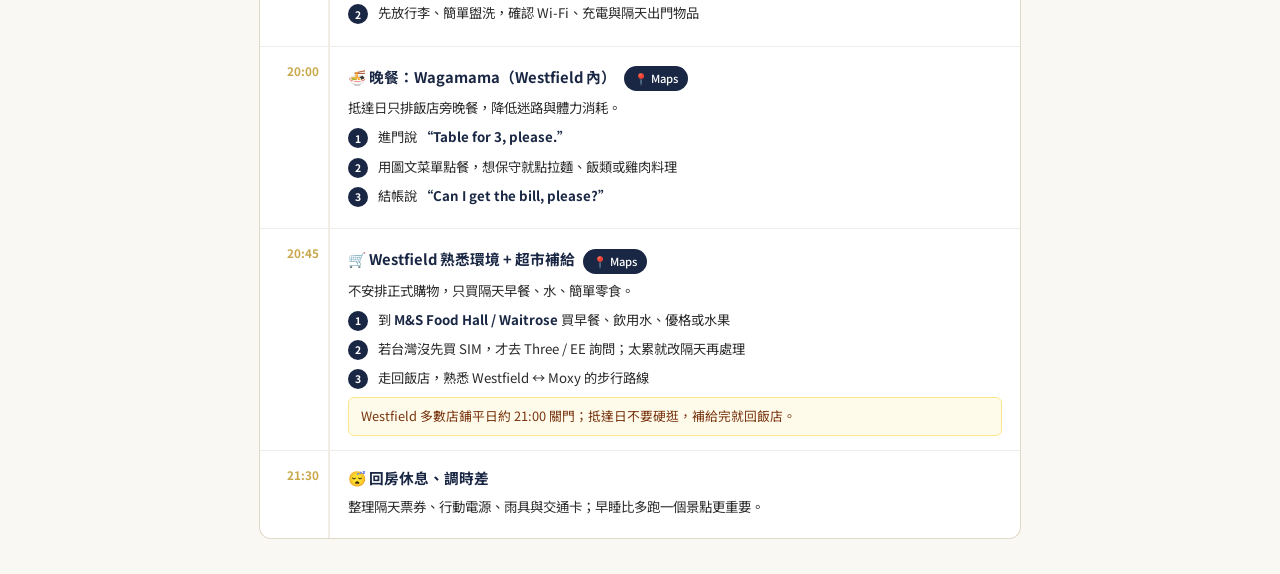
<file: plan_3.html>
<!DOCTYPE html>
<html lang="zh-TW">
<head>
<meta charset="UTF-8">
<meta name="viewport" content="width=device-width, initial-scale=1.0">
<title>英國旅遊行程 2026 | Step by Step 詳細版</title>
<link href="https://fonts.googleapis.com/css2?family=Playfair+Display:wght@400;700&family=Noto+Sans+TC:wght@300;400;500;700&display=swap" rel="stylesheet">
<style>
:root{--navy:#1a2744;--gold:#c9a84c;--gold-light:#f0d898;--cream:#faf8f3;--red:#b5282d;--green:#2d6a4f;--blue:#1a5f9e;--text:#2c2c2c;--muted:#6b6b6b;--border:#e0d8c8;--card-bg:#fff;}
*{box-sizing:border-box;margin:0;padding:0;}
html{scroll-behavior:smooth;}
body{font-family:'Noto Sans TC',sans-serif;background:var(--cream);color:var(--text);font-size:15px;line-height:1.7;}
header{background:var(--navy);color:white;padding:2.5rem 1.5rem 2rem;text-align:center;position:relative;overflow:hidden;}
header::before{content:'';position:absolute;inset:0;background:repeating-linear-gradient(45deg,transparent,transparent 40px,rgba(201,168,76,0.04) 40px,rgba(201,168,76,0.04) 80px);}
header h1{font-family:'Playfair Display',serif;font-size:2rem;color:var(--gold-light);position:relative;}
header .sub{font-size:0.82rem;color:rgba(255,255,255,0.55);margin-top:0.3rem;letter-spacing:0.08em;position:relative;}
header .dates{display:inline-block;background:rgba(201,168,76,0.2);border:1px solid rgba(201,168,76,0.35);color:var(--gold-light);font-size:0.8rem;padding:0.3rem 1.1rem;border-radius:20px;margin-top:0.7rem;position:relative;}
nav{background:white;border-bottom:1px solid var(--border);display:flex;overflow-x:auto;scrollbar-width:none;position:sticky;top:37px;z-index:100;box-shadow:0 2px 8px rgba(0,0,0,0.06);}
nav::-webkit-scrollbar{display:none;}
.tab-btn{flex-shrink:0;padding:0.85rem 1.2rem;border:none;background:none;cursor:pointer;font-size:0.8rem;font-family:'Noto Sans TC',sans-serif;color:var(--muted);border-bottom:3px solid transparent;transition:all 0.2s;white-space:nowrap;font-weight:500;}
.tab-btn:hover{color:var(--navy);}
.tab-btn.active{color:var(--navy);border-bottom-color:var(--gold);font-weight:700;}
.section{display:none;padding:1.2rem;max-width:800px;margin:0 auto;}
.section.active{display:block;}
.day-nav{display:flex;gap:6px;flex-wrap:wrap;margin-bottom:1.2rem;}
.day-nav-btn{padding:5px 12px;border:1px solid var(--border);background:white;border-radius:20px;font-size:0.75rem;cursor:pointer;font-family:'Noto Sans TC',sans-serif;color:var(--muted);transition:all 0.15s;white-space:nowrap;}
.day-nav-btn:hover{border-color:var(--navy);color:var(--navy);}
.day-nav-btn.active{background:var(--navy);color:white;border-color:var(--navy);}
.day-panel{display:none;}
.day-panel.active{display:block;}
.day-header-bar{background:var(--navy);color:white;padding:1rem 1.2rem;border-radius:12px 12px 0 0;display:flex;align-items:center;gap:12px;flex-wrap:wrap;}
.day-num-badge{background:var(--gold);color:var(--navy);font-size:0.72rem;font-weight:700;padding:3px 12px;border-radius:20px;white-space:nowrap;}
.day-main-title{font-size:1.05rem;font-weight:700;color:white;flex:1;}
.day-theme-tag{color:rgba(255,255,255,0.6);font-size:0.8rem;}
.day-body{background:white;border:1px solid var(--border);border-top:none;border-radius:0 0 12px 12px;margin-bottom:1rem;padding:0;overflow:hidden;}
.tl-item{display:flex;gap:0;border-bottom:1px solid #f0eee8;}
.tl-item:last-child{border-bottom:none;}
.tl-time{min-width:70px;padding:1rem 0.6rem 0.9rem 1rem;text-align:right;font-size:0.73rem;font-weight:700;color:var(--gold);border-right:2px solid #f0ede4;white-space:nowrap;line-height:1.4;}
.tl-content{flex:1;padding:0.9rem 1.1rem;}
.tl-title{font-weight:700;font-size:0.92rem;color:var(--navy);margin-bottom:0.3rem;display:flex;align-items:center;gap:8px;flex-wrap:wrap;}
.tl-desc{font-size:0.84rem;color:var(--text);line-height:1.65;margin-bottom:0.4rem;}
.steps{margin-top:0.5rem;}
.step{display:flex;gap:10px;align-items:flex-start;margin-bottom:0.45rem;}
.step-num{background:var(--navy);color:white;font-size:0.65rem;font-weight:700;min-width:20px;height:20px;border-radius:50%;display:flex;align-items:center;justify-content:center;flex-shrink:0;margin-top:2px;}
.step-text{font-size:0.83rem;color:var(--text);line-height:1.6;flex:1;}
.step-text strong{color:var(--navy);}
.price-tag{display:inline-block;background:#eaf4ec;color:var(--green);font-size:0.72rem;padding:1px 8px;border-radius:4px;font-weight:500;margin-left:4px;white-space:nowrap;}
.free-tag{display:inline-block;background:#e8f5e9;color:#1b5e20;font-size:0.72rem;padding:1px 8px;border-radius:4px;font-weight:700;margin-left:4px;}
.tip-box{background:#fffbeb;border:1px solid #fde68a;border-radius:6px;padding:0.5rem 0.75rem;margin-top:0.5rem;font-size:0.8rem;color:#78350f;line-height:1.6;}
.warn-box{background:#fff0f0;border:1px solid #fca5a5;border-radius:6px;padding:0.5rem 0.75rem;margin-top:0.5rem;font-size:0.8rem;color:#7f1d1d;line-height:1.6;}
.transport-card{background:#f8faff;border:1px solid #c7d8f0;border-radius:8px;padding:0.8rem 1rem;margin-top:0.6rem;}
.tc-title{font-size:0.8rem;font-weight:700;color:var(--blue);margin-bottom:0.4rem;}
.transport-route{display:flex;align-items:center;gap:6px;flex-wrap:wrap;margin-bottom:0.3rem;}
.tr-station{background:var(--blue);color:white;font-size:0.72rem;padding:2px 9px;border-radius:4px;font-weight:600;}
.tr-arrow{color:var(--muted);font-size:0.75rem;}
.tr-line{font-size:0.72rem;color:var(--muted);}
.tr-duration{font-size:0.72rem;background:#e8f0fe;color:var(--blue);padding:1px 7px;border-radius:4px;font-weight:600;}
.tr-cost{font-size:0.72rem;color:var(--green);font-weight:600;}
.day-summary{background:var(--navy);color:white;border-radius:8px;padding:0.75rem 1rem;margin:0.8rem 1.1rem;font-size:0.8rem;line-height:1.7;}
.ds-row{display:flex;gap:12px;flex-wrap:wrap;}
.ds-item{display:flex;align-items:center;gap:5px;}
.ds-label{color:rgba(255,255,255,0.55);}
.ds-val{color:var(--gold-light);font-weight:600;}
.map-btn{display:inline-flex;align-items:center;gap:4px;background:var(--navy);color:white;font-size:0.7rem;padding:3px 10px;border-radius:20px;text-decoration:none;font-weight:500;margin-top:5px;transition:background 0.15s;}
.map-btn:hover{background:#2d3f6b;}
.notice{background:#f0f4ff;border-left:4px solid var(--navy);border-radius:0 8px 8px 0;padding:0.75rem 1rem;margin-bottom:1rem;font-size:0.84rem;line-height:1.7;}
.notice strong{color:var(--navy);}
.warning{background:#fff8e7;border-left:4px solid var(--gold);border-radius:0 8px 8px 0;padding:0.75rem 1rem;margin-bottom:1rem;font-size:0.84rem;line-height:1.7;}
.danger{background:#fff0f0;border-left:4px solid var(--red);border-radius:0 8px 8px 0;padding:0.75rem 1rem;margin-bottom:1rem;font-size:0.84rem;}
.danger strong{color:var(--red);}
.info-card{background:var(--card-bg);border:1px solid var(--border);border-radius:12px;padding:1rem 1.2rem;margin-bottom:1rem;}
.info-card h3{font-size:0.92rem;font-weight:700;color:var(--navy);margin-bottom:0.6rem;}
.info-card ul{padding-left:1.2rem;}
.info-card li{font-size:0.84rem;line-height:1.8;margin-bottom:0.1rem;}
.customs-box{background:var(--card-bg);border:2px solid var(--navy);border-radius:12px;padding:1.4rem;margin-bottom:1rem;}
.customs-header{text-align:center;border-bottom:1px solid var(--border);padding-bottom:1rem;margin-bottom:1rem;}
.customs-header h2{font-family:'Playfair Display',serif;font-size:1.15rem;color:var(--navy);}
.customs-header p{font-size:0.78rem;color:var(--muted);margin-top:0.3rem;}
.customs-row{margin-bottom:0.9rem;padding-bottom:0.9rem;border-bottom:1px dashed var(--border);}
.customs-row:last-child{border-bottom:none;margin-bottom:0;padding-bottom:0;}
.zh{font-weight:700;font-size:0.92rem;color:var(--navy);margin-bottom:0.25rem;}
.en{font-size:0.92rem;color:#333;background:#f5f8ff;padding:0.45rem 0.75rem;border-radius:6px;font-family:Georgia,serif;border-left:3px solid var(--navy);}
.qa-item{margin-bottom:0.8rem;}
.qa-q{font-size:0.8rem;color:var(--muted);font-style:italic;margin-bottom:0.2rem;}
.qa-a{font-size:0.86rem;background:#eef6ff;padding:0.4rem 0.75rem;border-radius:6px;color:var(--navy);font-weight:600;font-family:Georgia,serif;}
.ticket-table{width:100%;border-collapse:collapse;font-size:0.81rem;}
.ticket-table th{background:var(--navy);color:white;padding:0.5rem 0.65rem;text-align:left;font-weight:600;font-size:0.78rem;}
.ticket-table td{padding:0.5rem 0.65rem;border-bottom:1px solid var(--border);}
.ticket-table tr:last-child td{border-bottom:none;}
.ticket-table tr:nth-child(even) td{background:#fafafa;}
.ticket-table .total td{background:#f0f4ff;font-weight:700;color:var(--navy);}
.nt{color:var(--green);font-weight:600;}
.buy-btn{display:inline-block;background:var(--gold);color:var(--navy);font-size:0.68rem;padding:2px 8px;border-radius:4px;text-decoration:none;font-weight:700;}
@media(max-width:500px){header h1{font-size:1.45rem;}.section{padding:0.85rem;}.tl-time{min-width:56px;font-size:0.68rem;}.day-theme-tag{display:none;}}

.flight-card{background:#f7fbff;border:1px solid #bfd7f5;border-radius:12px;padding:0.9rem 1rem;margin:0 0 1rem 0;}
.flight-card h3{font-size:0.92rem;color:var(--navy);margin-bottom:0.5rem;}
.flight-grid{display:grid;grid-template-columns:1fr;gap:0.55rem;}
.flight-row{display:flex;align-items:center;justify-content:space-between;gap:10px;background:white;border:1px solid #e2ecf8;border-radius:8px;padding:0.65rem 0.75rem;font-size:0.82rem;}
.flight-air{font-weight:700;color:var(--navy);}
.flight-time{color:var(--blue);font-weight:700;}
.flow-check{background:#eef8f1;border:1px solid #bfe5c9;border-radius:8px;padding:0.65rem 0.85rem;margin:0.7rem 1.1rem;font-size:0.8rem;color:#1b5e20;line-height:1.65;}
.choice-grid{display:grid;grid-template-columns:1fr;gap:0.55rem;margin-top:0.55rem;}
.choice-card{border:1px solid var(--border);border-radius:8px;padding:0.65rem 0.75rem;background:#fffdf8;font-size:0.82rem;line-height:1.6;}
.choice-card strong{color:var(--navy);}


/* ============ VERSION SWITCHER ============ */
.version-switcher {
  background: #0d1117;
  display: flex;
  justify-content: center;
  gap: 10px;
  padding: 8px 10px;
  position: sticky;
  top: 0;
  z-index: 2000;
  border-bottom: 1px solid rgba(255,255,255,0.1);
  font-family: 'Noto Sans TC', sans-serif;
}
.v-link {
  color: rgba(255,255,255,0.6);
  text-decoration: none;
  font-size: 12px;
  font-weight: 500;
  transition: all 0.2s;
  padding: 4px 12px;
  border-radius: 6px;
  white-space: nowrap;
}
.v-link:hover {
  color: #fff;
  background: rgba(255,255,255,0.1);
}
.v-link.active {
  color: #c9a84c;
  background: rgba(201,168,76,0.2);
  pointer-events: none;
}
@media(max-width:480px) {
  .version-switcher { gap: 5px; }
  .v-link { padding: 4px 8px; font-size: 11px; }
}
</style>
</head>
<body>

<nav class="version-switcher">
  <a href="plan_1.html" class="v-link">🗺️ 地圖版本</a>
  <a href="plan_2.html" class="v-link">📝 簡述版本</a>
  <a href="plan_3.html" class="v-link active">📅 詳細版本</a>
</nav>
<header>
  <h1>&#127468;&#127463; 英國旅遊行程 2026</h1>
  <div class="sub">STEP BY STEP 詳細版 &nbsp;·&nbsp; 第一次自助旅行專用</div>
  <div class="dates">&#128197; 7月29日 — 8月14日 &nbsp;｜&nbsp; 3人 &nbsp;｜&nbsp; 17天</div>
</header>
<nav>
  <button class="tab-btn active" onclick="showTab('itinerary',this)">&#128197; 每日行程</button>
  <button class="tab-btn" onclick="showTab('transport',this)">&#128647; 交通指南</button>
  <button class="tab-btn" onclick="showTab('tips',this)">&#128161; 旅行提醒</button>
  <button class="tab-btn" onclick="showTab('tickets',this)">&#127903; 票價購票</button>
  <button class="tab-btn" onclick="showTab('customs',this)">&#9992; 海關清單</button>
  <button class="tab-btn" onclick="showTab('food',this)">&#127869; 餐廳速查</button>
</nav>

<section id="itinerary" class="section active">
<div class="notice"><strong>&#127968; 住宿：</strong>Moxy London Stratford &nbsp;·&nbsp; 5 Celebration Ave, London E20 1DB &nbsp;<a class="map-btn" href="https://maps.google.com/?q=Moxy+London+Stratford" target="_blank">&#128205; 飯店位置</a></div>
<div class="flight-card">
  <h3>✈️ 航班資訊</h3>
  <div class="flight-grid">
    <div class="flight-row"><span class="flight-air">去程｜台北 TPE → London Heathrow LHR</span><span class="flight-time">2026/7/29 08:50 → 16:30</span></div>
    <div class="flight-row"><span class="flight-air">回程｜London Heathrow LHR → 台北 TPE</span><span class="flight-time">2026/8/14 21:10 → 2026/8/15 08:05</span></div>
  </div>
  <div class="tip-box">註：原始資料的回程抵台日期寫成 5Aug2026，與 8/14 倫敦起飛不一致；此版先按跨日航班修正為 2026/8/15 08:05 抵台。</div>
</div>
<div class="day-nav"><button class="day-nav-btn active" onclick="switchDay('d1',this)">7/29</button><button class="day-nav-btn" onclick="switchDay('d2',this)">7/30</button><button class="day-nav-btn" onclick="switchDay('d3',this)">7/31</button><button class="day-nav-btn" onclick="switchDay('d4',this)">8/1</button><button class="day-nav-btn" onclick="switchDay('d5',this)">8/2</button><button class="day-nav-btn" onclick="switchDay('d6',this)">8/3</button><button class="day-nav-btn" onclick="switchDay('d7',this)">8/4</button><button class="day-nav-btn" onclick="switchDay('d8',this)">8/5</button><button class="day-nav-btn" onclick="switchDay('d9',this)">8/6</button><button class="day-nav-btn" onclick="switchDay('d10',this)">8/7</button><button class="day-nav-btn" onclick="switchDay('d11',this)">8/8</button><button class="day-nav-btn" onclick="switchDay('d12',this)">8/9</button><button class="day-nav-btn" onclick="switchDay('d13',this)">8/10-11</button><button class="day-nav-btn" onclick="switchDay('d14',this)">8/12-13</button><button class="day-nav-btn" onclick="switchDay('d15',this)">8/14</button></div>
<div id="dayPanels"><div class="day-panel" id="d1">
    <div class="day-header-bar">
      <span class="day-num-badge">7/29</span>
      <span class="day-main-title">抵達倫敦</span>
      <span class="day-theme-tag">入境日｜晚餐與熟悉環境</span>
    </div>
    <div class="day-body">
      <div class="day-summary">
        <div class="ds-row">
          <div class="ds-item"><span class="ds-label">景點數</span><span class="ds-val">2 站</span></div>
          <div class="ds-item"><span class="ds-label">費用</span><span class="ds-val">交通 + 晚餐</span></div>
          <div class="ds-item"><span class="ds-label">步行量</span><span class="ds-val">輕鬆</span></div>
        </div>
      </div>
      <div class="flow-check">✅ 流程檢查：原本「下午逛 Westfield」不符合 16:30 抵達航班；已改成晚間 Check-in、吃晚餐、買水與早餐、早休息調時差。</div>
      <div class="timeline"><div class="tl-item">
      <div class="tl-time">08:50</div>
      <div class="tl-content">
        <div class="tl-title">✈️ 去程航班：台北 → London Heathrow</div>
        <div class="tl-desc">TAIPEI 08:50 29Jul2026 → LONDON HEATHROW 16:30 29Jul2026。</div>
      </div>
    </div><div class="tl-item">
      <div class="tl-time">16:30</div>
      <div class="tl-content">
        <div class="tl-title">🛬 抵達 Heathrow：通關、領行李</div>
        <div class="tl-desc">夏季 Heathrow 入境與行李時間建議抓 1.5–2 小時；先不要安排市區景點。</div>
        <div class="steps"><div class="step"><span class="step-num">1</span><span class="step-text">下機後跟著 <strong>Arrivals / Passport Control</strong> 指標走</span></div><div class="step"><span class="step-num">2</span><span class="step-text">通關後到行李轉盤領行李，確認 3 人行李都到齊</span></div><div class="step"><span class="step-num">3</span><span class="step-text">出關後先上洗手間、整理外套與交通卡，不急著衝車站</span></div></div>
        <div class="tip-box">若排隊超過預期，直接刪掉 Westfield 逛街，只保留晚餐與買水。</div>
      </div>
    </div><div class="tl-item">
      <div class="tl-time">18:30</div>
      <div class="tl-content">
        <div class="tl-title">🚇 Heathrow → Moxy Stratford 飯店</div>
        <div class="tl-desc">搭 Elizabeth Line 直達 Stratford，車程約 50–55 分鐘；不需要轉車，最適合剛抵達帶行李。</div><div class="transport-card">
    <div class="tc-title">🚇 Heathrow → Stratford（Elizabeth Line）</div>
    <div class="transport-route"><span class="tr-station">Heathrow T2/3</span><span class="tr-arrow">→</span><span class="tr-line">Elizabeth Line（紫色）</span><span class="tr-arrow">→</span><span class="tr-station">Stratford</span></div>
    <div style="display:flex;gap:12px;flex-wrap:wrap;margin-top:4px">
      <span class="tr-duration">⏱ 約 50–55 分鐘</span>
      <span class="tr-cost">💰 Contactless / Oyster</span>
    </div>
  </div><div class="steps"><div class="step"><span class="step-num">1</span><span class="step-text">找 <strong>Elizabeth Line（紫色）</strong> 指標，不要走 Taxi 指標</span></div><div class="step"><span class="step-num">2</span><span class="step-text">感應信用卡或 Oyster Card 進站</span></div><div class="step"><span class="step-num">3</span><span class="step-text">確認班車可到 <strong>Stratford</strong>，上車後保留行李在身邊</span></div><div class="step"><span class="step-num">4</span><span class="step-text">Stratford 出站後往 <strong>Westfield Stratford City / Moxy Hotel</strong> 方向，步行約 5 分鐘</span></div></div>
      </div>
    </div><div class="tl-item">
      <div class="tl-time">19:30</div>
      <div class="tl-content">
        <div class="tl-title">🏨 Moxy Stratford Check-in</div>
        <div class="steps"><div class="step"><span class="step-num">1</span><span class="step-text">出示護照與訂房確認信，辦理入住</span></div><div class="step"><span class="step-num">2</span><span class="step-text">先放行李、簡單盥洗，確認 Wi‑Fi、充電與隔天出門物品</span></div></div>
      </div>
    </div><div class="tl-item">
      <div class="tl-time">20:00</div>
      <div class="tl-content">
        <div class="tl-title">🍜 晚餐：Wagamama（Westfield 內） <a class="map-btn" href="https://maps.google.com/?q=Wagamama+Stratford+Westfield" target="_blank">📍 Maps</a></div>
        <div class="tl-desc">抵達日只排飯店旁晚餐，降低迷路與體力消耗。</div><div class="steps"><div class="step"><span class="step-num">1</span><span class="step-text">進門說 <strong>“Table for 3, please.”</strong></span></div><div class="step"><span class="step-num">2</span><span class="step-text">用圖文菜單點餐，想保守就點拉麵、飯類或雞肉料理</span></div><div class="step"><span class="step-num">3</span><span class="step-text">結帳說 <strong>“Can I get the bill, please?”</strong></span></div></div>
      </div>
    </div><div class="tl-item">
      <div class="tl-time">20:45</div>
      <div class="tl-content">
        <div class="tl-title">🛒 Westfield 熟悉環境 + 超市補給 <a class="map-btn" href="https://maps.google.com/?q=Westfield+Stratford+City" target="_blank">📍 Maps</a></div>
        <div class="tl-desc">不安排正式購物，只買隔天早餐、水、簡單零食。</div><div class="steps"><div class="step"><span class="step-num">1</span><span class="step-text">到 <strong>M&amp;S Food Hall / Waitrose</strong> 買早餐、飲用水、優格或水果</span></div><div class="step"><span class="step-num">2</span><span class="step-text">若台灣沒先買 SIM，才去 Three / EE 詢問；太累就改隔天再處理</span></div><div class="step"><span class="step-num">3</span><span class="step-text">走回飯店，熟悉 Westfield ↔ Moxy 的步行路線</span></div></div><div class="tip-box">Westfield 多數店鋪平日約 21:00 關門；抵達日不要硬逛，補給完就回飯店。</div>
      </div>
    </div><div class="tl-item">
      <div class="tl-time">21:30</div>
      <div class="tl-content">
        <div class="tl-title">😴 回房休息、調時差</div>
        <div class="tl-desc">整理隔天票券、行動電源、雨具與交通卡；早睡比多跑一個景點更重要。</div>
      </div>
    </div></div>
    </div>
  </div><div class="day-panel" id="d2">
    <div class="day-header-bar">
      <span class="day-num-badge">7/30</span>
      <span class="day-main-title">西敏寺區</span>
      <span class="day-theme-tag">皇家核心</span>
    </div>
    <div class="day-body">
      <div class="day-summary">
        <div class="ds-row">
          <div class="ds-item"><span class="ds-label">景點數</span><span class="ds-val">5 站</span></div>
          <div class="ds-item"><span class="ds-label">費用</span><span class="ds-val">約 NT$2,720/人</span></div>
          <div class="ds-item"><span class="ds-label">步行量</span><span class="ds-val">中等（約12,000步）</span></div>
        </div>
      </div>
      <div class="timeline"><div class="tl-item">
      <div class="tl-time">出發</div>
      <div class="tl-content">
        <div class="tl-title">🚇 交通：Stratford → Westminster  </div>
        <div class="transport-card">
    <div class="tc-title">🚇 Stratford → Westminster</div>
    <div class="transport-route"><span class="tr-station">Stratford</span><span class="tr-arrow">→</span><span class="tr-line">Jubilee Line（銀色）</span><span class="tr-arrow">→</span><span class="tr-station">Westminster</span></div>
    <div style="display:flex;gap:12px;flex-wrap:wrap;margin-top:4px">
      <span class="tr-duration">⏱ 約 25 分鐘</span>
      <span class="tr-cost">💰 計入每日上限</span>
    </div>
  </div><div class="steps"><div class="step"><span class="step-num">1</span><span class="step-text">從 Stratford 站進站感應卡</span></div><div class="step"><span class="step-num">2</span><span class="step-text">搭 <strong>Jubilee Line（銀色）</strong>，往 <strong>Stanmore / Waterloo</strong> 方向</span></div><div class="step"><span class="step-num">3</span><span class="step-text">在 <strong>Westminster</strong> 站下車感應出站</span></div><div class="step"><span class="step-num">4</span><span class="step-text">出站後跟著 <strong>Westminster Bridge / Big Ben</strong> 指標走，出來就看到大笨鐘</span></div></div>
      </div>
    </div><div class="tl-item">
      <div class="tl-time">09:00</div>
      <div class="tl-content">
        <div class="tl-title">🏛️ 西敏寺 Westminster Abbey <span class="price-tag">NT$1,320/人</span> <a class="map-btn" href="https://maps.google.com/?q=Westminster+Abbey+London" target="_blank">📍 Maps</a></div>
        <div class="tl-desc">英國皇室加冕、婚禮、葬禮場所，歷史超過 1000 年</div><div class="steps"><div class="step"><span class="step-num">1</span><span class="step-text">從 Westminster 站步行約 5 分鐘到西敏寺入口（正門在 Broad Sanctuary 側）</span></div><div class="step"><span class="step-num">2</span><span class="step-text">買票時換取<strong>語音導覽器</strong>，有中文選項！</span></div><div class="step"><span class="step-num">3</span><span class="step-text">跟著語音導覽路線走，建議花 1.5-2 小時</span></div><div class="step"><span class="step-num">4</span><span class="step-text">必看：高壇（Quire）、王室紀念碑、詩人角（Poets' Corner）</span></div></div><div class="tip-box">官網預購省排隊，旺季現場可能等 20-30 分鐘</div><div class="tip-box">內部禁止攝影（部分區域可以）</div>
      </div>
    </div><div class="tl-item">
      <div class="tl-time">11:00</div>
      <div class="tl-content">
        <div class="tl-title">🕐 大笨鐘 & 國會大廈外觀 <span class="free-tag">免費</span> <a class="map-btn" href="https://maps.google.com/?q=Big+Ben+Westminster+Bridge+London" target="_blank">📍 Maps</a></div>
        <div class="steps"><div class="step"><span class="step-num">1</span><span class="step-text">西敏寺出來步行到 <strong>Westminster Bridge</strong>（約2分鐘）</span></div><div class="step"><span class="step-num">2</span><span class="step-text">走到 Westminster Bridge 橋中間的南側（對向路邊），拍大笨鐘與紅巴士同框的經典角度！</span></div><div class="step"><span class="step-num">3</span><span class="step-text">走橋對面往上游走一點，拍大笨鐘 + 泰晤士河全景</span></div></div>
      </div>
    </div><div class="tl-item">
      <div class="tl-time">12:30</div>
      <div class="tl-content">
        <div class="tl-title">🍽️ 午餐：St. James's Park 附近  </div>
        <div class="steps"><div class="step"><span class="step-num">1</span><span class="step-text">推薦步行到 <strong>Victoria 站</strong>附近找餐廳（約15分鐘）</span></div><div class="step"><span class="step-num">2</span><span class="step-text">或在公園旁 M&S 買點心，到聖詹姆斯公園野餐</span></div><div class="step"><span class="step-num">3</span><span class="step-text"><strong>Pret A Manger</strong> 或 <strong>Itsu</strong>（Victoria 站旁，日式外帶）</span></div></div>
      </div>
    </div><div class="tl-item">
      <div class="tl-time">14:00</div>
      <div class="tl-content">
        <div class="tl-title">🏰 白金漢宮 Buckingham Palace <span class="price-tag">NT$1,400/人</span> <a class="map-btn" href="https://maps.google.com/?q=Buckingham+Palace+London" target="_blank">📍 Maps</a></div>
        <div class="tl-desc">7-9月開放 State Rooms 內部參觀，含免費中文語音導覽</div><div class="steps"><div class="step"><span class="step-num">1</span><span class="step-text">從 Victoria 站步行約 10 分鐘，或地鐵一站到 <strong>St. James's Park</strong></span></div><div class="step"><span class="step-num">2</span><span class="step-text">入口在 Buckingham Palace Road 側（不是正面廣場）</span></div><div class="step"><span class="step-num">3</span><span class="step-text">出示預購 QR Code，換取<strong>中文語音導覽器</strong>（免費，一定要拿）</span></div><div class="step"><span class="step-num">4</span><span class="step-text">按路線參觀 State Rooms，約 2-2.5 小時</span></div><div class="step"><span class="step-num">5</span><span class="step-text">必看：Throne Room（寶座廳）、Ball Room（舞廳）</span></div></div><div class="tip-box">旺季現場常售罄，一定要提前在 rct.uk 購票</div><div class="tip-box">最後會出來到皇家花園，可以繞走</div>
      </div>
    </div><div class="tl-item">
      <div class="tl-time">17:00</div>
      <div class="tl-content">
        <div class="tl-title">🌳 聖詹姆斯公園 <span class="free-tag">免費</span> <a class="map-btn" href="https://maps.google.com/?q=St+James+Park+London" target="_blank">📍 Maps</a></div>
        <div class="steps"><div class="step"><span class="step-num">1</span><span class="step-text">白金漢宮出來後步行直接進公園</span></div><div class="step"><span class="step-num">2</span><span class="step-text">走到中間的湖，找找看有沒有鵜鶘（通常下午在湖邊）</span></div><div class="step"><span class="step-num">3</span><span class="step-text">往 Horse Guards Parade 方向走可以看衛兵</span></div></div>
      </div>
    </div><div class="tl-item">
      <div class="tl-time">晚餐</div>
      <div class="tl-content">
        <div class="tl-title">🍛 晚餐：Dishoom（Covent Garden）  <a class="map-btn" href="https://maps.google.com/?q=Dishoom+Covent+Garden+London" target="_blank">📍 Maps</a></div>
        <div class="tl-desc">印度料理排隊名店，菜色豐富</div><div class="transport-card">
    <div class="tc-title">🚇 回程：Covent Garden → Stratford</div>
    <div class="transport-route"><span class="tr-station">Covent Garden</span><span class="tr-arrow">→</span><span class="tr-line">Piccadilly Line → Green Park</span><span class="tr-arrow">→</span><span class="tr-station">Jubilee Line → Stratford</span></div>
    <div style="display:flex;gap:12px;flex-wrap:wrap;margin-top:4px">
      <span class="tr-duration">⏱ 約 35 分鐘</span>
      <span class="tr-cost">💰 計入每日上限</span>
    </div>
  </div><div class="steps"><div class="step"><span class="step-num">1</span><span class="step-text">搭地鐵到 <strong>Covent Garden</strong> 站</span></div><div class="step"><span class="step-num">2</span><span class="step-text">到 Dishoom 門口<strong>現場排隊</strong>（不接受訂位，通常等 30-45 分鐘）</span></div><div class="step"><span class="step-num">3</span><span class="step-text">點 Black Dal（黑扁豆）、Chicken Ruby Curry</span></div><div class="step"><span class="step-num">4</span><span class="step-text">結帳後搭地鐵回 Stratford</span></div></div>
      </div>
    </div></div>
    </div>
  </div><div class="day-panel" id="d3">
    <div class="day-header-bar">
      <span class="day-num-badge">7/31</span>
      <span class="day-main-title">倫敦塔橋 + 南岸</span>
      <span class="day-theme-tag">泰晤士河畔</span>
    </div>
    <div class="day-body">
      <div class="day-summary">
        <div class="ds-row">
          <div class="ds-item"><span class="ds-label">景點數</span><span class="ds-val">5 站</span></div>
          <div class="ds-item"><span class="ds-label">費用</span><span class="ds-val">約 NT$2,828/人</span></div>
          <div class="ds-item"><span class="ds-label">步行量</span><span class="ds-val">中等（約15,000步）</span></div>
        </div>
      </div>
      <div class="timeline"><div class="tl-item">
      <div class="tl-time">出發</div>
      <div class="tl-content">
        <div class="tl-title">🚇 交通：Stratford → Tower Hill  </div>
        <div class="transport-card">
    <div class="tc-title">🚇 Stratford → Tower Hill</div>
    <div class="transport-route"><span class="tr-station">Stratford</span><span class="tr-arrow">→</span><span class="tr-line">District Line（綠）或 H&C Line（粉）</span><span class="tr-arrow">→</span><span class="tr-station">Tower Hill</span></div>
    <div style="display:flex;gap:12px;flex-wrap:wrap;margin-top:4px">
      <span class="tr-duration">⏱ 約 22 分鐘</span>
      <span class="tr-cost">💰 計入每日上限</span>
    </div>
  </div><div class="steps"><div class="step"><span class="step-num">1</span><span class="step-text">搭 <strong>District Line（綠色）</strong>，往 <strong>Richmond / Wimbledon</strong> 方向</span></div><div class="step"><span class="step-num">2</span><span class="step-text">在 <strong>Tower Hill</strong> 站下車</span></div><div class="step"><span class="step-num">3</span><span class="step-text">出站後直接看到倫敦塔，就在眼前</span></div></div>
      </div>
    </div><div class="tl-item">
      <div class="tl-time">09:30</div>
      <div class="tl-content">
        <div class="tl-title">🏰 倫敦塔 Tower of London <span class="price-tag">NT$1,500/人</span> <a class="map-btn" href="https://maps.google.com/?q=Tower+of+London" target="_blank">📍 Maps</a></div>
        <div class="tl-desc">900年歷史的皇家城堡，關過王后、藏著皇冠珠寶</div><div class="steps"><div class="step"><span class="step-num">1</span><span class="step-text">出示預購 QR Code 入場</span></div><div class="step"><span class="step-num">2</span><span class="step-text">入口處加入 <strong>Beefeater 衛兵導覽</strong>（每天固定時間，免費含在票內）</span></div><div class="step"><span class="step-num">3</span><span class="step-text">必看 ①：<strong>Crown Jewels（皇冠珠寶）</strong>— 全程最精華，排隊約20分鐘</span></div><div class="step"><span class="step-num">4</span><span class="step-text">必看 ②：White Tower（白塔）內部，中世紀盔甲展</span></div><div class="step"><span class="step-num">5</span><span class="step-text">沿城牆走一圈，可以看到倫敦塔橋的好角度</span></div></div><div class="tip-box">Crown Jewels 早去排隊最短，下午人超多</div><div class="tip-box">衛兵換崗時間：查官網當天時間表</div>
      </div>
    </div><div class="tl-item">
      <div class="tl-time">12:00</div>
      <div class="tl-content">
        <div class="tl-title">🌉 倫敦塔橋 Tower Bridge <span class="free-tag">登橋 NT$690/人；過橋免費</span> <a class="map-btn" href="https://maps.google.com/?q=Tower+Bridge+London" target="_blank">📍 Maps</a></div>
        <div class="steps"><div class="step"><span class="step-num">1</span><span class="step-text">從倫敦塔步行約5分鐘到橋頭</span></div><div class="step"><span class="step-num">2</span><span class="step-text">先在橋頭廣場免費拍照</span></div><div class="step"><span class="step-num">3</span><span class="step-text">若要登橋：入口在北岸橋頭，出示票入場</span></div><div class="step"><span class="step-num">4</span><span class="step-text">只有購買門票進入「上方走廊」才能從<strong>玻璃地板</strong>往下看，走在橋面上是看不到的喔！</span></div></div>
      </div>
    </div><div class="tl-item">
      <div class="tl-time">13:00</div>
      <div class="tl-content">
        <div class="tl-title">🌿 聖鄧斯坦東教堂花園 <span class="free-tag">免費</span> <a class="map-btn" href="https://maps.google.com/?q=St+Dunstan+in+the+East+Church+Garden" target="_blank">📍 Maps</a></div>
        <div class="tl-desc">廢墟中長滿植物的絕美秘境，非常適合放空拍照</div><div class="steps"><div class="step"><span class="step-num">1</span><span class="step-text">從塔橋步行約 10 分鐘</span></div><div class="step"><span class="step-num">2</span><span class="step-text">在藤蔓纏繞的哥德式窗框旁拍照，感受倫敦市中心的寧靜綠洲</span></div></div>
      </div>
    </div><div class="tl-item">
      <div class="tl-time">14:00</div>
      <div class="tl-content">
        <div class="tl-title">🥘 午餐：Borough Market  <a class="map-btn" href="https://maps.google.com/?q=Borough+Market+London" target="_blank">📍 Maps</a></div>
        <div class="tl-desc">倫敦最古老市場，各國小吃，用手指點就好</div><div class="steps"><div class="step"><span class="step-num">1</span><span class="step-text">過倫敦橋 (London Bridge) 到南岸，走約 10 分鐘</span></div><div class="step"><span class="step-num">2</span><span class="step-text">推薦：Raclette Brothers（起司薯條）、Kappacasein（起司三明治）</span></div><div class="step"><span class="step-num">3</span><span class="step-text">不清楚是什麼就用 Google Translate 拍照翻譯</span></div></div>
      </div>
    </div><div class="tl-item">
      <div class="tl-time">15:30</div>
      <div class="tl-content">
        <div class="tl-title">🚶 南岸步行 + 泰特現代美術館 <span class="free-tag">美術館免費</span> <a class="map-btn" href="https://maps.google.com/?q=Tate+Modern+London" target="_blank">📍 Maps</a></div>
        <div class="steps"><div class="step"><span class="step-num">1</span><span class="step-text">從 Borough Market 沿河岸往西走</span></div><div class="step"><span class="step-num">2</span><span class="step-text">抵達 <strong>Tate Modern 美術館</strong>（免費），去 10 樓觀景台拍倫敦全景</span></div><div class="step"><span class="step-num">3</span><span class="step-text">慢慢沿著南岸散步，欣賞街頭藝人表演，夕陽下的泰晤士河</span></div></div>
      </div>
    </div><div class="tl-item">
      <div class="tl-time">晚餐</div>
      <div class="tl-content">
        <div class="tl-title">🍽️ 晚餐：South Bank 附近  </div>
        <div class="transport-card">
    <div class="tc-title">🚇 回程：Waterloo → Stratford</div>
    <div class="transport-route"><span class="tr-station">Waterloo</span><span class="tr-arrow">→</span><span class="tr-line">Jubilee Line（銀色）</span><span class="tr-arrow">→</span><span class="tr-station">Stratford</span></div>
    <div style="display:flex;gap:12px;flex-wrap:wrap;margin-top:4px">
      <span class="tr-duration">⏱ 約 25 分鐘</span>
      <span class="tr-cost">💰 計入每日上限</span>
    </div>
  </div><div class="steps"><div class="step"><span class="step-num">1</span><span class="step-text"><strong>Côte Brasserie</strong>（South Bank，法式，有圖菜單）</span></div><div class="step"><span class="step-num">2</span><span class="step-text">或搭地鐵回 Stratford，在 Westfield 吃晚餐</span></div></div>
      </div>
    </div></div>
    </div>
  </div><div class="day-panel" id="d4">
    <div class="day-header-bar">
      <span class="day-num-badge">8/1</span>
      <span class="day-main-title">大英博物館 + 蘇活區</span>
      <span class="day-theme-tag">文化購物</span>
    </div>
    <div class="day-body">
      <div class="day-summary">
        <div class="ds-row">
          <div class="ds-item"><span class="ds-label">景點數</span><span class="ds-val">4 站</span></div>
          <div class="ds-item"><span class="ds-label">費用</span><span class="ds-val">約 NT$343/人（博物館）</span></div>
          <div class="ds-item"><span class="ds-label">步行量</span><span class="ds-val">中等（約14,000步）</span></div>
        </div>
      </div>
      <div class="timeline"><div class="tl-item">
      <div class="tl-time">出發</div>
      <div class="tl-content">
        <div class="tl-title">🚇 交通：Stratford → Tottenham Court Road  </div>
        <div class="transport-card">
    <div class="tc-title">🚇 Stratford → Tottenham Court Road</div>
    <div class="transport-route"><span class="tr-station">Stratford</span><span class="tr-arrow">→</span><span class="tr-line">Central Line（紅色）直達</span><span class="tr-arrow">→</span><span class="tr-station">Tottenham Court Road</span></div>
    <div style="display:flex;gap:12px;flex-wrap:wrap;margin-top:4px">
      <span class="tr-duration">⏱ 約 20 分鐘</span>
      <span class="tr-cost">💰 計入每日上限</span>
    </div>
  </div><div class="steps"><div class="step"><span class="step-num">1</span><span class="step-text">搭 <strong>Central Line（紅色）</strong>，往 <strong>West Ruislip / Ealing Broadway</strong> 方向</span></div><div class="step"><span class="step-num">2</span><span class="step-text">在 <strong>Tottenham Court Road</strong> 站下車</span></div><div class="step"><span class="step-num">3</span><span class="step-text">出站後沿 Museum Street 直走約 7 分鐘到大英博物館</span></div></div>
      </div>
    </div><div class="tl-item">
      <div class="tl-time">10:00</div>
      <div class="tl-content">
        <div class="tl-title">🏛️ 大英博物館 British Museum <span class="price-tag">NT$343/人（含語音導覽）</span> <a class="map-btn" href="https://maps.google.com/?q=British+Museum+London" target="_blank">📍 Maps</a></div>
        <div class="tl-desc">世界最大博物館之一，館藏800萬件</div><div class="steps"><div class="step"><span class="step-num">1</span><span class="step-text">入口在 Great Russell Street，排隊安檢進場</span></div><div class="step"><span class="step-num">2</span><span class="step-text">入口大廳服務台租語音導覽器（選中文）</span></div><div class="step"><span class="step-num">3</span><span class="step-text"><strong>必看路線（約3小時）：</strong></span></div><div class="step"><span class="step-num">4</span><span class="step-text">① 1F Room 4：羅塞塔石碑（Rosetta Stone）</span></div><div class="step"><span class="step-num">5</span><span class="step-text">② 1F Room 61-66：埃及木乃伊</span></div><div class="step"><span class="step-num">6</span><span class="step-text">③ 2F Room 40：帕德嫩神廟大廳</span></div><div class="step"><span class="step-num">7</span><span class="step-text">④ 3F Room 33：中國文物廳</span></div><div class="step"><span class="step-num">8</span><span class="step-text">腳痠了在中庭咖啡廳休息</span></div></div><div class="tip-box">館藏太大，選 2-3 主題深入就好，不要想全部看完</div>
      </div>
    </div><div class="tl-item">
      <div class="tl-time">14:00</div>
      <div class="tl-content">
        <div class="tl-title">🛍️ 牛津圓環 + 柯芬園  </div>
        <div class="steps"><div class="step"><span class="step-num">1</span><span class="step-text">搭地鐵（Central Line 1站）或步行到 <strong>Oxford Circus</strong></span></div><div class="step"><span class="step-num">2</span><span class="step-text">逛 Oxford Street：Primark（超便宜）、H&M、UNIQLO、Selfridges</span></div><div class="step"><span class="step-num">3</span><span class="step-text">走路約 15-20 分鐘到 <strong>Covent Garden</strong>，或搭 Piccadilly Line 一站</span></div><div class="step"><span class="step-num">4</span><span class="step-text">廣場中間有街頭藝人表演，圍觀欣賞（表演後可自願給小費）</span></div><div class="step"><span class="step-num">5</span><span class="step-text">地下室有特色手工藝品店和咖啡館</span></div></div>
      </div>
    </div><div class="tl-item">
      <div class="tl-time">晚餐</div>
      <div class="tl-content">
        <div class="tl-title">🥢 晚餐：Chinatown 中國城  <a class="map-btn" href="https://maps.google.com/?q=London+Chinatown+Gerrard+Street" target="_blank">📍 Maps</a></div>
        <div class="tl-desc">Leicester Square 站旁，有中文菜單，語言完全無障礙</div><div class="transport-card">
    <div class="tc-title">🚇 回程：Leicester Square → Stratford</div>
    <div class="transport-route"><span class="tr-station">Leicester Square</span><span class="tr-arrow">→</span><span class="tr-line">Piccadilly Line → Holborn</span><span class="tr-arrow">→</span><span class="tr-station">Central Line → Stratford</span></div>
    <div style="display:flex;gap:12px;flex-wrap:wrap;margin-top:4px">
      <span class="tr-duration">⏱ 約 30 分鐘</span>
      <span class="tr-cost">💰 計入每日上限</span>
    </div>
  </div><div class="steps"><div class="step"><span class="step-num">1</span><span class="step-text">搭地鐵到 <strong>Leicester Square</strong></span></div><div class="step"><span class="step-num">2</span><span class="step-text">進 Gerrard Street（主要的中國城街道）</span></div><div class="step"><span class="step-num">3</span><span class="step-text">推薦：Leong's Legends（台灣料理！）、Gold Mine（燒臘飯）</span></div><div class="step"><span class="step-num">4</span><span class="step-text">直接用中文點餐沒問題</span></div></div>
      </div>
    </div></div>
    </div>
  </div><div class="day-panel" id="d5">
    <div class="day-header-bar">
      <span class="day-num-badge">8/2</span>
      <span class="day-main-title">聖保羅 + 西堤區</span>
      <span class="day-theme-tag">金融城古蹟</span>
    </div>
    <div class="day-body">
      <div class="day-summary">
        <div class="ds-row">
          <div class="ds-item"><span class="ds-label">景點數</span><span class="ds-val">4 站</span></div>
          <div class="ds-item"><span class="ds-label">費用</span><span class="ds-val">約 NT$1,154/人</span></div>
          <div class="ds-item"><span class="ds-label">步行量</span><span class="ds-val">中等（約13,000步）</span></div>
        </div>
      </div>
      <div class="timeline"><div class="tl-item">
      <div class="tl-time">出發</div>
      <div class="tl-content">
        <div class="tl-title">🚇 交通：Stratford → St. Paul's  </div>
        <div class="transport-card">
    <div class="tc-title">🚇 Stratford → St. Paul's</div>
    <div class="transport-route"><span class="tr-station">Stratford</span><span class="tr-arrow">→</span><span class="tr-line">Central Line（紅色）直達</span><span class="tr-arrow">→</span><span class="tr-station">St. Paul's</span></div>
    <div style="display:flex;gap:12px;flex-wrap:wrap;margin-top:4px">
      <span class="tr-duration">⏱ 約 18 分鐘</span>
      <span class="tr-cost">💰 計入每日上限</span>
    </div>
  </div>
      </div>
    </div><div class="tl-item">
      <div class="tl-time">09:30</div>
      <div class="tl-content">
        <div class="tl-title">⛪ 聖保羅大教堂 St. Paul's Cathedral <span class="price-tag">NT$1,154/人</span> <a class="map-btn" href="https://maps.google.com/?q=St+Paul+Cathedral+London" target="_blank">📍 Maps</a></div>
        <div class="tl-desc">英國最壯觀圓頂大教堂，可登頂俯瞰倫敦</div><div class="steps"><div class="step"><span class="step-num">1</span><span class="step-text">出示票入場，領語音導覽</span></div><div class="step"><span class="step-num">2</span><span class="step-text">先在地面層欣賞大廳，抬頭看壯觀圓頂彩繪</span></div><div class="step"><span class="step-num">3</span><span class="step-text">爬上 <strong>Whispering Gallery（耳語廊）</strong>：257 級台階，圓形廊道兩側可傳音</span></div><div class="step"><span class="step-num">4</span><span class="step-text">繼續爬到 <strong>Stone Gallery</strong>（室外）：倫敦全景一覽</span></div><div class="step"><span class="step-num">5</span><span class="step-text">體力夠可爬到頂 <strong>Golden Gallery</strong>（再 152 階）：360度景觀</span></div></div><div class="tip-box">登頂有電梯到一半，上半段還是要爬樓梯</div><div class="tip-box">不方便爬樓梯只看地面層也很值得</div>
      </div>
    </div><div class="tl-item">
      <div class="tl-time">11:30</div>
      <div class="tl-content">
        <div class="tl-title">🏛️ 利德賀市場 Leadenhall Market <span class="free-tag">免費</span> <a class="map-btn" href="https://maps.google.com/?q=Leadenhall+Market+London" target="_blank">📍 Maps</a></div>
        <div class="tl-desc">《哈利波特》斜角巷取景地，維多利亞式建築精美</div><div class="steps"><div class="step"><span class="step-num">1</span><span class="step-text">從聖保羅步行約 10 分鐘</span></div><div class="step"><span class="step-num">2</span><span class="step-text">在市場內欣賞華麗拱廊，找個咖啡館或 Pub 享用午餐</span></div><div class="step"><span class="step-num">3</span><span class="step-text">尋找斜角巷「破釜酒吧」的原型拍攝點（Bull's Head Passage）</span></div></div>
      </div>
    </div><div class="tl-item">
      <div class="tl-time">14:00</div>
      <div class="tl-content">
        <div class="tl-title">🚶 Millennium Bridge 千禧橋 <span class="free-tag">免費</span> <a class="map-btn" href="https://maps.google.com/?q=Millennium+Bridge+London" target="_blank">📍 Maps</a></div>
        <div class="tl-desc">哈利波特裡被食死人破壞的那座橋！</div><div class="steps"><div class="step"><span class="step-num">1</span><span class="step-text">從利德賀市場步行回到河岸邊的千禧橋橋頭</span></div><div class="step"><span class="step-num">2</span><span class="step-text">走到橋中間：往北拍聖保羅大教堂，非常經典</span></div><div class="step"><span class="step-num">3</span><span class="step-text">過橋到南岸，右手邊就是 Tate Modern</span></div></div>
      </div>
    </div><div class="tl-item">
      <div class="tl-time">16:30</div>
      <div class="tl-content">
        <div class="tl-title">👁️ 倫敦之眼 London Eye <span class="price-tag">NT$638/人（促銷）</span> <a class="map-btn" href="https://maps.google.com/?q=London+Eye" target="_blank">📍 Maps</a></div>
        <div class="tl-desc">黃昏時搭乘光線最美，沿著南岸散步過去</div><div class="steps"><div class="step"><span class="step-num">1</span><span class="step-text">從千禧橋沿著南岸往西走，約需步行 20 分鐘抵達倫敦之眼</span></div><div class="step"><span class="step-num">2</span><span class="step-text">出示預購 QR Code，走 Fast Track 通道（預購才有）</span></div><div class="step"><span class="step-num">3</span><span class="step-text">進入膠囊艙（每艙約20-25人），緩慢旋轉一圈約 30 分鐘</span></div><div class="step"><span class="step-num">4</span><span class="step-text">往北看大笨鐘，往東看聖保羅大教堂</span></div></div><div class="tip-box">不能攜帶大型行李入場</div>
      </div>
    </div><div class="tl-item">
      <div class="tl-time">晚餐</div>
      <div class="tl-content">
        <div class="tl-title">🍽️ 晚餐：South Bank 或 London Bridge 區  </div>
        <div class="transport-card">
    <div class="tc-title">🚇 回程：London Bridge → Stratford</div>
    <div class="transport-route"><span class="tr-station">London Bridge</span><span class="tr-arrow">→</span><span class="tr-line">Jubilee Line（銀色）</span><span class="tr-arrow">→</span><span class="tr-station">Stratford</span></div>
    <div style="display:flex;gap:12px;flex-wrap:wrap;margin-top:4px">
      <span class="tr-duration">⏱ 約 20 分鐘</span>
      <span class="tr-cost">💰 計入每日上限</span>
    </div>
  </div><div class="steps"><div class="step"><span class="step-num">1</span><span class="step-text"><strong>Padella</strong>（Borough Market 旁，義大利麵，需排隊）</span></div><div class="step"><span class="step-num">2</span><span class="step-text"><strong>Flat Iron</strong>（London Bridge 附近，平價牛排）</span></div></div>
      </div>
    </div></div>
    </div>
  </div><div class="day-panel" id="d6">
    <div class="day-header-bar">
      <span class="day-num-badge">8/3</span>
      <span class="day-main-title">格林威治一日</span>
      <span class="day-theme-tag">子午線</span>
    </div>
    <div class="day-body">
      <div class="day-summary">
        <div class="ds-row">
          <div class="ds-item"><span class="ds-label">景點數</span><span class="ds-val">5 站</span></div>
          <div class="ds-item"><span class="ds-label">費用</span><span class="ds-val">約 NT$1,445/人</span></div>
          <div class="ds-item"><span class="ds-label">步行量</span><span class="ds-val">中等（含爬坡）</span></div>
        </div>
      </div>
      <div class="timeline"><div class="tl-item">
      <div class="tl-time">出發</div>
      <div class="tl-content">
        <div class="tl-title">🚇 交通：Stratford → Cutty Sark（DLR）  </div>
        <div class="transport-card">
    <div class="tc-title">🚇 Stratford → Cutty Sark（DLR 輕軌）</div>
    <div class="transport-route"><span class="tr-station">Stratford（DLR）</span><span class="tr-arrow">→</span><span class="tr-line">DLR 往 Lewisham 方向</span><span class="tr-arrow">→</span><span class="tr-station">Cutty Sark for Maritime Greenwich</span></div>
    <div style="display:flex;gap:12px;flex-wrap:wrap;margin-top:4px">
      <span class="tr-duration">⏱ 約 22 分鐘</span>
      <span class="tr-cost">💰 計入每日上限</span>
    </div>
  </div><div class="steps"><div class="step"><span class="step-num">1</span><span class="step-text">Stratford 站找 <strong>DLR（輕軌）</strong>月台（不是地鐵，是地面小火車）</span></div><div class="step"><span class="step-num">2</span><span class="step-text">搭往 <strong>Lewisham</strong> 方向</span></div><div class="step"><span class="step-num">3</span><span class="step-text">在 <strong>Cutty Sark for Maritime Greenwich</strong> 站下車</span></div><div class="step"><span class="step-num">4</span><span class="step-text">出站後就看到卡帝薩克號帆船</span></div></div>
      </div>
    </div><div class="tl-item">
      <div class="tl-time">10:00</div>
      <div class="tl-content">
        <div class="tl-title">🛳️ 卡帝薩克號 Cutty Sark <span class="price-tag">含在一日通票</span> <a class="map-btn" href="https://maps.google.com/?q=Cutty+Sark+Greenwich" target="_blank">📍 Maps</a></div>
        <div class="steps"><div class="step"><span class="step-num">1</span><span class="step-text">出示通票 QR Code 入場</span></div><div class="step"><span class="step-num">2</span><span class="step-text">走到船底看船體結構，爬上甲板</span></div><div class="step"><span class="step-num">3</span><span class="step-text">建議花 45 分鐘</span></div></div>
      </div>
    </div><div class="tl-item">
      <div class="tl-time">11:00</div>
      <div class="tl-content">
        <div class="tl-title">⚓ 航海博物館 National Maritime Museum <span class="price-tag">含在一日通票</span> <a class="map-btn" href="https://maps.google.com/?q=National+Maritime+Museum+Greenwich" target="_blank">📍 Maps</a></div>
        <div class="steps"><div class="step"><span class="step-num">1</span><span class="step-text">從 Cutty Sark 步行約 5 分鐘</span></div><div class="step"><span class="step-num">2</span><span class="step-text">推薦：Nelson 廳（特拉法加海戰外套，有彈孔）</span></div></div>
      </div>
    </div><div class="tl-item">
      <div class="tl-time">12:30</div>
      <div class="tl-content">
        <div class="tl-title">🥘 午餐：格林威治市集  <a class="map-btn" href="https://maps.google.com/?q=Greenwich+Market+London" target="_blank">📍 Maps</a></div>
        <div class="steps"><div class="step"><span class="step-num">1</span><span class="step-text">從航海博物館走路約 5 分鐘</span></div><div class="step"><span class="step-num">2</span><span class="step-text">各種現做小吃，泰式、印度、英式全都有</span></div></div>
      </div>
    </div><div class="tl-item">
      <div class="tl-time">14:00</div>
      <div class="tl-content">
        <div class="tl-title">🔭 格林威治天文台 Royal Observatory <span class="price-tag">含在一日通票</span> <a class="map-btn" href="https://maps.google.com/?q=Royal+Observatory+Greenwich" target="_blank">📍 Maps</a></div>
        <div class="tl-desc">踩在東西半球交界線拍照！</div><div class="steps"><div class="step"><span class="step-num">1</span><span class="step-text">從市集往<strong>上坡</strong>走（格林威治公園），約 15 分鐘到天文台</span></div><div class="step"><span class="step-num">2</span><span class="step-text">進入前先找門口 <strong>Prime Meridian Line（本初子午線）</strong>地面標誌</span></div><div class="step"><span class="step-num">3</span><span class="step-text">踩上去，一腳東半球一腳西半球拍照！</span></div><div class="step"><span class="step-num">4</span><span class="step-text">進入天文台參觀 Harrison 航海鐘</span></div></div><div class="tip-box">爬坡有點喘，但到頂後俯瞰 Canary Wharf 天際線超值得</div>
      </div>
    </div><div class="tl-item">
      <div class="tl-time">16:00</div>
      <div class="tl-content">
        <div class="tl-title">🌄 格林威治公園山頂觀景 <span class="free-tag">免費</span> <a class="map-btn" href="https://maps.google.com/?q=Greenwich+Park+hill+viewpoint" target="_blank">📍 Maps</a></div>
        <div class="steps"><div class="step"><span class="step-num">1</span><span class="step-text">天文台門口往下看就是最美景觀點</span></div><div class="step"><span class="step-num">2</span><span class="step-text">往右邊草坡走找最佳拍照位置，正對著 Canary Wharf 摩天樓群</span></div></div>
      </div>
    </div><div class="tl-item">
      <div class="tl-time">晚餐</div>
      <div class="tl-content">
        <div class="tl-title">🍽️ 晚餐：格林威治小鎮  </div>
        <div class="transport-card">
    <div class="tc-title">🚇 回程：Cutty Sark → Stratford</div>
    <div class="transport-route"><span class="tr-station">Cutty Sark（DLR）</span><span class="tr-arrow">→</span><span class="tr-line">DLR 往 Stratford</span><span class="tr-arrow">→</span><span class="tr-station">Stratford</span></div>
    <div style="display:flex;gap:12px;flex-wrap:wrap;margin-top:4px">
      <span class="tr-duration">⏱ 約 22 分鐘</span>
      <span class="tr-cost">💰 計入每日上限</span>
    </div>
  </div><div class="steps"><div class="step"><span class="step-num">1</span><span class="step-text"><strong>Goddards at Greenwich</strong>：傳統英式派餅（Pie & Mash）</span></div><div class="step"><span class="step-num">2</span><span class="step-text">或搭 DLR 回 Canary Wharf，有很多現代餐廳</span></div></div>
      </div>
    </div></div>
    </div>
  </div><div class="day-panel" id="d7">
    <div class="day-header-bar">
      <span class="day-num-badge">8/4</span>
      <span class="day-main-title">福爾摩斯 + 馬里波恩</span>
      <span class="day-theme-tag">文學探案</span>
    </div>
    <div class="day-body">
      <div class="day-summary">
        <div class="ds-row">
          <div class="ds-item"><span class="ds-label">景點數</span><span class="ds-val">4 站</span></div>
          <div class="ds-item"><span class="ds-label">費用</span><span class="ds-val">約 NT$450/人</span></div>
          <div class="ds-item"><span class="ds-label">步行量</span><span class="ds-val">輕鬆（約10,000步）</span></div>
        </div>
      </div>
      <div class="timeline"><div class="tl-item">
      <div class="tl-time">出發</div>
      <div class="tl-content">
        <div class="tl-title">🚇 交通：Stratford → Baker Street  </div>
        <div class="transport-card">
    <div class="tc-title">🚇 Stratford → Baker Street</div>
    <div class="transport-route"><span class="tr-station">Stratford</span><span class="tr-arrow">→</span><span class="tr-line">Jubilee Line（銀色）</span><span class="tr-arrow">→</span><span class="tr-station">Baker Street</span></div>
    <div style="display:flex;gap:12px;flex-wrap:wrap;margin-top:4px">
      <span class="tr-duration">⏱ 約 28 分鐘</span>
      <span class="tr-cost">💰 計入每日上限</span>
    </div>
  </div>
      </div>
    </div><div class="tl-item">
      <div class="tl-time">10:00</div>
      <div class="tl-content">
        <div class="tl-title">🔍 福爾摩斯博物館 221B Baker Street <span class="price-tag">NT$450/人</span> <a class="map-btn" href="https://maps.google.com/?q=Sherlock+Holmes+Museum+221B+Baker+Street+London" target="_blank">📍 Maps</a></div>
        <div class="tl-desc">全世界最有名的虛構地址，還原維多利亞時代客廳</div><div class="steps"><div class="step"><span class="step-num">1</span><span class="step-text">出 Baker Street 站，跟著 Sherlock Holmes Museum 指標走（往北）</span></div><div class="step"><span class="step-num">2</span><span class="step-text">門口有穿福爾摩斯服裝的人，可以拍照</span></div><div class="step"><span class="step-num">3</span><span class="step-text">排隊買票（平日通常 20-30 分鐘），現場購票即可</span></div><div class="step"><span class="step-num">4</span><span class="step-text">按路線參觀各樓層還原場景</span></div><div class="step"><span class="step-num">5</span><span class="step-text">最後紀念品店買明信片</span></div></div><div class="tip-box">不需要預約，直接排隊就好</div>
      </div>
    </div><div class="tl-item">
      <div class="tl-time">11:30</div>
      <div class="tl-content">
        <div class="tl-title">📚 Daunt Books + 馬里波恩高街  <a class="map-btn" href="https://maps.google.com/?q=Daunt+Books+Marylebone+London" target="_blank">📍 Maps</a></div>
        <div class="steps"><div class="step"><span class="step-num">1</span><span class="step-text">從博物館步行約 10 分鐘</span></div><div class="step"><span class="step-num">2</span><span class="step-text"><strong>Daunt Books</strong>：全倫敦最美書店之一，按地區分類的旅遊書</span></div><div class="step"><span class="step-num">3</span><span class="step-text"><strong>Marylebone High Street</strong>：倫敦最愜意的購物街，都是獨立小店</span></div></div>
      </div>
    </div><div class="tl-item">
      <div class="tl-time">13:00</div>
      <div class="tl-content">
        <div class="tl-title">🥗 午餐：Marylebone 咖啡館野餐  </div>
        <div class="steps"><div class="step"><span class="step-num">1</span><span class="step-text">在 Daunt Books 附近買咖啡和點心</span></div><div class="step"><span class="step-num">2</span><span class="step-text">帶到攝政公園野餐（步行約10分鐘）</span></div></div>
      </div>
    </div><div class="tl-item">
      <div class="tl-time">14:30</div>
      <div class="tl-content">
        <div class="tl-title">🌹 攝政公園玫瑰花園 Regent's Park <span class="free-tag">免費</span> <a class="map-btn" href="https://maps.google.com/?q=Queen+Mary+Rose+Garden+Regents+Park+London" target="_blank">📍 Maps</a></div>
        <div class="tl-desc">8月玫瑰盛開，超過12,000株</div><div class="steps"><div class="step"><span class="step-num">1</span><span class="step-text">從馬里波恩高街步行約 10 分鐘進公園</span></div><div class="step"><span class="step-num">2</span><span class="step-text">找 <strong>Queen Mary's Gardens</strong>（玫瑰花園）</span></div><div class="step"><span class="step-num">3</span><span class="step-text">7-8月玫瑰盛花期，繞園散步約 1 小時</span></div></div>
      </div>
    </div><div class="tl-item">
      <div class="tl-time">晚餐</div>
      <div class="tl-content">
        <div class="tl-title">🍝 晚餐：Baker Street 附近  </div>
        <div class="transport-card">
    <div class="tc-title">🚇 回程：Baker Street → Stratford</div>
    <div class="transport-route"><span class="tr-station">Baker Street</span><span class="tr-arrow">→</span><span class="tr-line">Jubilee Line（銀色）</span><span class="tr-arrow">→</span><span class="tr-station">Stratford</span></div>
    <div style="display:flex;gap:12px;flex-wrap:wrap;margin-top:4px">
      <span class="tr-duration">⏱ 約 28 分鐘</span>
      <span class="tr-cost">💰 計入每日上限</span>
    </div>
  </div><div class="steps"><div class="step"><span class="step-num">1</span><span class="step-text"><strong>Wagamama Baker Street</strong>（永遠安全選擇）</span></div><div class="step"><span class="step-num">2</span><span class="step-text">或 <strong>Carluccio's</strong>（義大利菜，有圖菜單）</span></div></div>
      </div>
    </div></div>
    </div>
  </div><div class="day-panel" id="d8">
    <div class="day-header-bar">
      <span class="day-num-badge">8/5</span>
      <span class="day-main-title">溫莎堡近郊</span>
      <span class="day-theme-tag">皇家城堡</span>
    </div>
    <div class="day-body">
      <div class="day-summary">
        <div class="ds-row">
          <div class="ds-item"><span class="ds-label">景點數</span><span class="ds-val">4 站</span></div>
          <div class="ds-item"><span class="ds-label">費用</span><span class="ds-val">NT$1,360/人 + 火車約 NT$800</span></div>
          <div class="ds-item"><span class="ds-label">步行量</span><span class="ds-val">中等（含城堡步行）</span></div>
        </div>
      </div>
      <div class="timeline"><div class="tl-item">
      <div class="tl-time">08:30 出發</div>
      <div class="tl-content">
        <div class="tl-title">🚂 交通：Stratford → Windsor（火車）  </div>
        <div class="transport-card">
    <div class="tc-title">🚇 Stratford → Windsor & Eton Central（二段）</div>
    <div class="transport-route"><span class="tr-station">Stratford（地鐵 Jubilee Line）</span><span class="tr-arrow">→</span><span class="tr-line">→ Paddington</span><span class="tr-arrow">→</span><span class="tr-station">GWR 火車 → Windsor & Eton Central</span></div>
    <div style="display:flex;gap:12px;flex-wrap:wrap;margin-top:4px">
      <span class="tr-duration">⏱ 地鐵22分 + 火車30-40分</span>
      <span class="tr-cost">💰 來回約 NT$800-1,000/人</span>
    </div>
  </div><div class="steps"><div class="step"><span class="step-num">1</span><span class="step-text"><strong>【提前購票】</strong>：nationalrail.co.uk 或 Trainline app，選 London Paddington → Windsor & Eton Central，Advance 票最便宜</span></div><div class="step"><span class="step-num">2</span><span class="step-text">當天早上8:30 Stratford 搭 Jubilee Line 到 <strong>Paddington</strong>（22分鐘）</span></div><div class="step"><span class="step-num">3</span><span class="step-text">在 Paddington 火車站找 <strong>GWR</strong> 月台（大廳螢幕出發前15分才顯示月台號）</span></div><div class="step"><span class="step-num">4</span><span class="step-text">搭火車約 30-40 分鐘到 <strong>Windsor & Eton Central</strong></span></div><div class="step"><span class="step-num">5</span><span class="step-text">出站後溫莎堡就在眼前，步行約 3 分鐘</span></div></div><div class="tip-box">Paddington 站很大，預留 15 分鐘找月台</div><div class="tip-box">e-ticket 手機截圖存好，出示給車掌看</div>
      </div>
    </div><div class="tl-item">
      <div class="tl-time">10:00</div>
      <div class="tl-content">
        <div class="tl-title">🏰 溫莎堡 Windsor Castle <span class="price-tag">NT$1,360/人</span> <a class="map-btn" href="https://maps.google.com/?q=Windsor+Castle+Windsor" target="_blank">📍 Maps</a></div>
        <div class="tl-desc">世界上有人居住最古老的城堡，英國皇室週末居所</div><div class="steps"><div class="step"><span class="step-num">1</span><span class="step-text">出示 rct.uk 預購票 QR Code 入場</span></div><div class="step"><span class="step-num">2</span><span class="step-text">領取中文語音導覽</span></div><div class="step"><span class="step-num">3</span><span class="step-text">必看 ①：<strong>State Apartments（國宴廳）</strong>：各種皇家藝術收藏</span></div><div class="step"><span class="step-num">4</span><span class="step-text">必看 ②：<strong>Queen Mary's Dolls' House</strong>：1:12 縮比宮殿，精緻到不可思議</span></div><div class="step"><span class="step-num">5</span><span class="step-text">必看 ③：<strong>St. George's Chapel</strong>：哈利王子婚禮場地，多位英王長眠於此</span></div><div class="step"><span class="step-num">6</span><span class="step-text">沿城牆走一圈，俯瞰 Eton College 和溫莎小鎮</span></div></div><div class="tip-box">週末上午 11:00 衛兵換崗儀式，很壯觀，值得等</div><div class="tip-box">整個城堡需 2.5-3 小時</div>
      </div>
    </div><div class="tl-item">
      <div class="tl-time">13:00</div>
      <div class="tl-content">
        <div class="tl-title">🍺 午餐：溫莎小鎮 Two Brewers  <a class="map-btn" href="https://maps.google.com/?q=Two+Brewers+Windsor" target="_blank">📍 Maps</a></div>
        <div class="steps"><div class="step"><span class="step-num">1</span><span class="step-text">出城堡後往小鎮走（Peascod Street 是主街）</span></div><div class="step"><span class="step-num">2</span><span class="step-text">走到吧台說 <strong>"Fish and chips, please"</strong>（炸魚薯條）</span></div><div class="step"><span class="step-num">3</span><span class="step-text">付完錢自己找座位等叫號</span></div></div>
      </div>
    </div><div class="tl-item">
      <div class="tl-time">14:30</div>
      <div class="tl-content">
        <div class="tl-title">🚶 溫莎小鎮 + Eton 散步  </div>
        <div class="steps"><div class="step"><span class="step-num">1</span><span class="step-text">逛 High Street 主街的紀念品店</span></div><div class="step"><span class="step-num">2</span><span class="step-text">走過 Windsor Bridge 到對岸 <strong>Eton 伊頓小鎮</strong>，看伊頓公學（Eton College）圍牆，很多穿燕尾服的學生</span></div></div>
      </div>
    </div><div class="tl-item">
      <div class="tl-time">16:00</div>
      <div class="tl-content">
        <div class="tl-title">🚂 回程  </div>
        <div class="transport-card">
    <div class="tc-title">🚇 Windsor → Stratford（回程）</div>
    <div class="transport-route"><span class="tr-station">Windsor & Eton Central（GWR）</span><span class="tr-arrow">→</span><span class="tr-line">→ London Paddington</span><span class="tr-arrow">→</span><span class="tr-station">Jubilee Line → Stratford</span></div>
    <div style="display:flex;gap:12px;flex-wrap:wrap;margin-top:4px">
      <span class="tr-duration">⏱ 火車30-40分 + 地鐵22分</span>
      <span class="tr-cost">💰 含在來回票</span>
    </div>
  </div><div class="steps"><div class="step"><span class="step-num">1</span><span class="step-text">到 Windsor 火車站，看大廳螢幕找下一班往 Paddington</span></div><div class="step"><span class="step-num">2</span><span class="step-text">出示手機票上車</span></div><div class="step"><span class="step-num">3</span><span class="step-text">到 Paddington 換地鐵 Jubilee Line 回 Stratford</span></div></div>
      </div>
    </div></div>
    </div>
  </div><div class="day-panel" id="d9">
    <div class="day-header-bar">
      <span class="day-num-badge">8/6</span>
      <span class="day-main-title">牛津 + Bicester Village</span>
      <span class="day-theme-tag">學城購物</span>
    </div>
    <div class="day-body">
      <div class="day-summary">
        <div class="ds-row">
          <div class="ds-item"><span class="ds-label">景點數</span><span class="ds-val">4 站</span></div>
          <div class="ds-item"><span class="ds-label">費用</span><span class="ds-val">約 NT$600/人（牛津）+ 購物</span></div>
          <div class="ds-item"><span class="ds-label">步行量</span><span class="ds-val">多（約18,000步）</span></div>
        </div>
      </div>
      <div class="timeline"><div class="tl-item">
      <div class="tl-time">08:00 出發</div>
      <div class="tl-content">
        <div class="tl-title">🚂 交通：Stratford → Oxford（火車）  </div>
        <div class="transport-card">
    <div class="tc-title">🚇 Stratford → Oxford（二段）</div>
    <div class="transport-route"><span class="tr-station">Stratford（地鐵）</span><span class="tr-arrow">→</span><span class="tr-line">Elizabeth/Central Line → Paddington</span><span class="tr-arrow">→</span><span class="tr-station">Chiltern Railways → Oxford</span></div>
    <div style="display:flex;gap:12px;flex-wrap:wrap;margin-top:4px">
      <span class="tr-duration">⏱ 地鐵22分 + 火車55-65分</span>
      <span class="tr-cost">💰 來回約 NT$700-900/人</span>
    </div>
  </div><div class="steps"><div class="step"><span class="step-num">1</span><span class="step-text"><strong>【提前購票】</strong>：nationalrail.co.uk，選 London Paddington → Oxford，買 Off-Peak 票並選 GroupSave 享三人同行 33% 優惠！</span></div><div class="step"><span class="step-num">2</span><span class="step-text">當天8:00 Stratford 搭地鐵到 <strong>Paddington</strong>（22分鐘）</span></div><div class="step"><span class="step-num">3</span><span class="step-text">找 <strong>Chiltern Railways</strong> 月台（或 GWR，看訂的班次）</span></div><div class="step"><span class="step-num">4</span><span class="step-text">約 55-65 分鐘後到 <strong>Oxford</strong> 火車站</span></div><div class="step"><span class="step-num">5</span><span class="step-text">出站搭公車 1/10 到市中心（約10分鐘），或步行約25分鐘</span></div></div><div class="tip-box">建議8點前出發，早到牛津早點玩</div>
      </div>
    </div><div class="tl-item">
      <div class="tl-time">10:00</div>
      <div class="tl-content">
        <div class="tl-title">🎓 牛津大學  <a class="map-btn" href="https://maps.google.com/?q=Christ+Church+College+Oxford" target="_blank">📍 Maps</a></div>
        <div class="steps"><div class="step"><span class="step-num">1</span><span class="step-text"><strong>Christ Church College</strong>（推薦必進）：哈利波特餐廳（Great Hall）原型，入口在 St Aldate's，買票進場，NT$600/人</span></div><div class="step"><span class="step-num">2</span><span class="step-text"><strong>Bodleian Library</strong> 外觀拍照（免費）</span></div><div class="step"><span class="step-num">3</span><span class="step-text"><strong>Radcliffe Camera</strong>（圓形建築，外觀免費）拍照</span></div><div class="step"><span class="step-num">4</span><span class="step-text">在 <strong>Covered Market（有頂市場）</strong>逛逛</span></div></div><div class="tip-box">大部分 College 夏天開放參觀但要買票，選 1-2 個進入就夠了</div>
      </div>
    </div><div class="tl-item">
      <div class="tl-time">12:30</div>
      <div class="tl-content">
        <div class="tl-title">🥘 午餐：牛津市中心  </div>
        <div class="steps"><div class="step"><span class="step-num">1</span><span class="step-text"><strong>Covered Market</strong> 內有多家便宜選擇</span></div><div class="step"><span class="step-num">2</span><span class="step-text"><strong>Brown's Restaurant</strong>（High Street，傳統英式）</span></div></div>
      </div>
    </div><div class="tl-item">
      <div class="tl-time">14:00</div>
      <div class="tl-content">
        <div class="tl-title">🛍️ 前往 Bicester Village  <a class="map-btn" href="https://maps.google.com/?q=Bicester+Village+outlet+Bicester" target="_blank">📍 Maps</a></div>
        <div class="tl-desc">歐洲最著名 Outlet，品牌折扣 30-70%</div><div class="steps"><div class="step"><span class="step-num">1</span><span class="step-text">牛津學院約16:00關門，建議傍晚再去 Bicester。在牛津 <strong>Gloucester Green Bus Station</strong> 搭 <strong>S5 路公車</strong></span></div><div class="step"><span class="step-num">2</span><span class="step-text">約 30-35 分鐘到 <strong>Bicester Village</strong>（公車直達，上車付約 £5）</span></div><div class="step"><span class="step-num">3</span><span class="step-text">進入後是戶外步行街，各品牌獨立店舖</span></div><div class="step"><span class="step-num">4</span><span class="step-text"><strong>帶護照！</strong>部分品牌可辦 VAT 退稅（20% 退回）</span></div><div class="step"><span class="step-num">5</span><span class="step-text">台灣人最愛：Burberry、Coach、Polo Ralph Lauren、Clarks</span></div></div><div class="tip-box">VAT 退稅：在店內購物時出示護照說 'I'd like a tax refund'，店員會給你退稅表格</div>
      </div>
    </div><div class="tl-item">
      <div class="tl-time">17:30</div>
      <div class="tl-content">
        <div class="tl-title">🚂 回程：Bicester → London  </div>
        <div class="transport-card">
    <div class="tc-title">🚇 Bicester → Stratford（回程）</div>
    <div class="transport-route"><span class="tr-station">Bicester Village 站（步行5分鐘）</span><span class="tr-arrow">→</span><span class="tr-line">Chiltern Railways → London Marylebone</span><span class="tr-arrow">→</span><span class="tr-station">地鐵 Bakerloo → Baker St → Jubilee → Stratford</span></div>
    <div style="display:flex;gap:12px;flex-wrap:wrap;margin-top:4px">
      <span class="tr-duration">⏱ 火車45分 + 地鐵35分</span>
      <span class="tr-cost">💰 另買 Bicester → Marylebone 票</span>
    </div>
  </div><div class="steps"><div class="step"><span class="step-num">1</span><span class="step-text">Bicester Village 步行約 5 分鐘到 <strong>Bicester Village 火車站</strong></span></div><div class="step"><span class="step-num">2</span><span class="step-text">搭 Chiltern Railways 直達 <strong>London Marylebone</strong>（45分鐘）</span></div><div class="step"><span class="step-num">3</span><span class="step-text">在 Marylebone 站換地鐵回 Stratford</span></div></div><div class="tip-box">這是 Bicester 往返倫敦最直接的方式，不需要回牛津火車站</div>
      </div>
    </div></div>
    </div>
  </div><div class="day-panel" id="d10">
    <div class="day-header-bar">
      <span class="day-num-badge">8/7</span>
      <span class="day-main-title">劍橋一日遊</span>
      <span class="day-theme-tag">撐篙</span>
    </div>
    <div class="day-body">
      <div class="day-summary">
        <div class="ds-row">
          <div class="ds-item"><span class="ds-label">景點數</span><span class="ds-val">5 站</span></div>
          <div class="ds-item"><span class="ds-label">費用</span><span class="ds-val">約 NT$900/人 + 火車</span></div>
          <div class="ds-item"><span class="ds-label">步行量</span><span class="ds-val">中等（約14,000步）</span></div>
        </div>
      </div>
      <div class="timeline"><div class="tl-item">
      <div class="tl-time">08:30 出發</div>
      <div class="tl-content">
        <div class="tl-title">🚂 交通：Stratford → Cambridge（火車）  </div>
        <div class="transport-card">
    <div class="tc-title">🚇 Stratford → Cambridge（二段）</div>
    <div class="transport-route"><span class="tr-station">Stratford（地鐵）</span><span class="tr-arrow">→</span><span class="tr-line">Victoria Line → Tottenham Hale</span><span class="tr-arrow">→</span><span class="tr-station">Greater Anglia → Cambridge</span></div>
    <div style="display:flex;gap:12px;flex-wrap:wrap;margin-top:4px">
      <span class="tr-duration">⏱ 地鐵20分 + 火車65-75分</span>
      <span class="tr-cost">💰 來回約 NT$800-1,000/人</span>
    </div>
  </div><div class="steps"><div class="step"><span class="step-num">1</span><span class="step-text"><strong>【提前購票】</strong>：nationalrail.co.uk，選 London Liverpool Street → Cambridge 或 Tottenham Hale → Cambridge</span></div><div class="step"><span class="step-num">2</span><span class="step-text">從 Stratford 搭地鐵到 <strong>Tottenham Hale</strong>（先搭 Jubilee → Westminster → Victoria Line）</span></div><div class="step"><span class="step-num">3</span><span class="step-text">在 Tottenham Hale 換 <strong>Greater Anglia</strong> 火車到 <strong>Cambridge</strong>（約60分鐘）</span></div><div class="step"><span class="step-num">4</span><span class="step-text">出劍橋火車站步行約25分鐘到市中心，或搭公車 1/3/7（約15分鐘）</span></div></div>
      </div>
    </div><div class="tl-item">
      <div class="tl-time">10:30</div>
      <div class="tl-content">
        <div class="tl-title">🎓 劍橋大學各學院  <a class="map-btn" href="https://maps.google.com/?q=Kings+College+Chapel+Cambridge" target="_blank">📍 Maps</a></div>
        <div class="steps"><div class="step"><span class="step-num">1</span><span class="step-text"><strong>King's College</strong>（推薦買票進入，NT$400）：King's College Chapel 哥德式大教堂令人屏息</span></div><div class="step"><span class="step-num">2</span><span class="step-text"><strong>Queen's College 外觀</strong>（隔著圍欄拍「數學橋」，木製橋，免費看）</span></div><div class="step"><span class="step-num">3</span><span class="step-text"><strong>Trinity College 外觀</strong>（牛頓就讀，外牆有蘋果樹）</span></div><div class="step"><span class="step-num">4</span><span class="step-text">沿著 <strong>The Backs</strong>（各學院背面河邊步道）散步，劍橋最美風景</span></div></div>
      </div>
    </div><div class="tl-item">
      <div class="tl-time">12:30</div>
      <div class="tl-content">
        <div class="tl-title">🥘 午餐：The Anchor Pub（可看撐篙）  <a class="map-btn" href="https://maps.google.com/?q=The+Anchor+pub+Cambridge+Silver+Street" target="_blank">📍 Maps</a></div>
        <div class="steps"><div class="step"><span class="step-num">1</span><span class="step-text">Silver Street 旁的 pub，可以邊吃邊看外面的撐篙</span></div><div class="step"><span class="step-num">2</span><span class="step-text">進門找吧台點餐付款，自己找座位</span></div></div>
      </div>
    </div><div class="tl-item">
      <div class="tl-time">14:00</div>
      <div class="tl-content">
        <div class="tl-title">🚣 撐篙 Punting（Scudamore's）  <a class="map-btn" href="https://maps.google.com/?q=Cambridge+Punting+Scudamores" target="_blank">📍 Maps</a></div>
        <div class="tl-desc">劍橋最不可錯過的體驗！從水上欣賞各學院</div><div class="steps"><div class="step"><span class="step-num">1</span><span class="step-text">主要出發點：<strong>Mill Pond</strong>（Scudamore's 公司）</span></div><div class="step"><span class="step-num">2</span><span class="step-text"><strong>推薦：共乘 Shared Tour</strong>：一艘約12-15人，有船夫導覽，NT$500/人，約45分鐘</span></div><div class="step"><span class="step-num">3</span><span class="step-text">或 <strong>自行撐篙 Self-hire</strong>：包一艘船自己玩，NT$1,500起，3人分攤很划算（但容易掉槳）</span></div><div class="step"><span class="step-num">4</span><span class="step-text">現場排隊即可，也可在 scudamores.com 提前預約</span></div></div><div class="tip-box">穿防水底的鞋，船上可能有點濕</div><div class="tip-box">自行撐篙很容易轉圈圈，當成笑料也很好玩</div>
      </div>
    </div><div class="tl-item">
      <div class="tl-time">15:30</div>
      <div class="tl-content">
        <div class="tl-title">🏛️ Fitzwilliam Museum <span class="free-tag">免費</span> <a class="map-btn" href="https://maps.google.com/?q=Fitzwilliam+Museum+Cambridge" target="_blank">📍 Maps</a></div>
        <div class="steps"><div class="step"><span class="step-num">1</span><span class="step-text">從撐篙點步行約 10 分鐘</span></div><div class="step"><span class="step-num">2</span><span class="step-text">劍橋最重要藝術古文物博物館，有埃及文物、歐洲繪畫</span></div><div class="step"><span class="step-num">3</span><span class="step-text">約 45 分鐘-1 小時</span></div></div>
      </div>
    </div><div class="tl-item">
      <div class="tl-time">17:00</div>
      <div class="tl-content">
        <div class="tl-title">🚂 回程  </div>
        <div class="transport-card">
    <div class="tc-title">🚇 Cambridge → Stratford（回程）</div>
    <div class="transport-route"><span class="tr-station">Cambridge（Greater Anglia）</span><span class="tr-arrow">→</span><span class="tr-line">→ Liverpool Street 或 Tottenham Hale</span><span class="tr-arrow">→</span><span class="tr-station">地鐵回 Stratford</span></div>
    <div style="display:flex;gap:12px;flex-wrap:wrap;margin-top:4px">
      <span class="tr-duration">⏱ 火車65分 + 地鐵20分</span>
      <span class="tr-cost">💰 含在來回票</span>
    </div>
  </div>
      </div>
    </div></div>
    </div>
  </div><div class="day-panel" id="d11">
    <div class="day-header-bar">
      <span class="day-num-badge">8/8</span>
      <span class="day-main-title">肯辛頓博物館 + Harrods</span>
      <span class="day-theme-tag">免費博物館日</span>
    </div>
    <div class="day-body">
      <div class="day-summary">
        <div class="ds-row">
          <div class="ds-item"><span class="ds-label">景點數</span><span class="ds-val">3 站</span></div>
          <div class="ds-item"><span class="ds-label">費用</span><span class="ds-val">博物館免費</span></div>
          <div class="ds-item"><span class="ds-label">步行量</span><span class="ds-val">中等（約13,000步）</span></div>
        </div>
      </div>
      <div class="timeline"><div class="tl-item">
      <div class="tl-time">出發</div>
      <div class="tl-content">
        <div class="tl-title">🚇 交通：Stratford → South Kensington  </div>
        <div class="transport-card">
    <div class="tc-title">🚇 Stratford → South Kensington</div>
    <div class="transport-route"><span class="tr-station">Stratford</span><span class="tr-arrow">→</span><span class="tr-line">Central Line → Holborn</span><span class="tr-arrow">→</span><span class="tr-station">Piccadilly Line → South Kensington</span></div>
    <div style="display:flex;gap:12px;flex-wrap:wrap;margin-top:4px">
      <span class="tr-duration">⏱ 約 35 分鐘</span>
      <span class="tr-cost">💰 計入每日上限</span>
    </div>
  </div>
      </div>
    </div><div class="tl-item">
      <div class="tl-time">10:00</div>
      <div class="tl-content">
        <div class="tl-title">🦕 自然史博物館 Natural History Museum <span class="free-tag">免費</span> <a class="map-btn" href="https://maps.google.com/?q=Natural+History+Museum+London" target="_blank">📍 Maps</a></div>
        <div class="tl-desc">倫敦最受歡迎的免費博物館</div><div class="steps"><div class="step"><span class="step-num">1</span><span class="step-text">出 South Kensington 站，跟著博物館指標走隧道（約5分鐘）</span></div><div class="step"><span class="step-num">2</span><span class="step-text">一進大廳就是巨大藍鯨骨架懸掛天花板，馬上拍！</span></div><div class="step"><span class="step-num">3</span><span class="step-text">必看：Blue Zone（海洋生物）、Red Zone（地球科學）、Green Zone（恐龍化石）</span></div><div class="step"><span class="step-num">4</span><span class="step-text">建議花 2-2.5 小時</span></div></div><div class="tip-box">可和旁邊科學博物館（也免費）連逛</div><div class="tip-box">下午 2 點後人最多，早點去</div>
      </div>
    </div><div class="tl-item">
      <div class="tl-time">13:00</div>
      <div class="tl-content">
        <div class="tl-title">🥗 午餐：South Kensington 咖啡館  </div>
        <div class="steps"><div class="step"><span class="step-num">1</span><span class="step-text">博物館內咖啡廳（稍貴但方便）</span></div><div class="step"><span class="step-num">2</span><span class="step-text">或出來在 Old Brompton Road 找法式咖啡館</span></div></div>
      </div>
    </div><div class="tl-item">
      <div class="tl-time">14:30</div>
      <div class="tl-content">
        <div class="tl-title">🏬 Harrods 百貨  <a class="map-btn" href="https://maps.google.com/?q=Harrods+Knightsbridge+London" target="_blank">📍 Maps</a></div>
        <div class="tl-desc">倫敦最豪華百貨，不買也值得進去開眼界</div><div class="steps"><div class="step"><span class="step-num">1</span><span class="step-text">從 South Kensington 步行15分鐘，或地鐵一站到 <strong>Knightsbridge</strong></span></div><div class="step"><span class="step-num">2</span><span class="step-text"><strong>Food Hall（食品廳）</strong>：頂級食材、茶包、巧克力，適合買伴手禮</span></div><div class="step"><span class="step-num">3</span><span class="step-text">推薦伴手禮：Harrods 鐵盒裝茶包</span></div><div class="step"><span class="step-num">4</span><span class="step-text">逛各層精品（不買看看也開心）</span></div></div><div class="tip-box">Harrods 廁所很豪華，可以去感受一下（真的）</div>
      </div>
    </div><div class="tl-item">
      <div class="tl-time">晚餐</div>
      <div class="tl-content">
        <div class="tl-title">🍽️ 晚餐：Knightsbridge 附近或回 Stratford  </div>
        <div class="transport-card">
    <div class="tc-title">🚇 回程：Knightsbridge → Stratford</div>
    <div class="transport-route"><span class="tr-station">Knightsbridge</span><span class="tr-arrow">→</span><span class="tr-line">Piccadilly Line → Holborn</span><span class="tr-arrow">→</span><span class="tr-station">Central Line → Stratford</span></div>
    <div style="display:flex;gap:12px;flex-wrap:wrap;margin-top:4px">
      <span class="tr-duration">⏱ 約 35 分鐘</span>
      <span class="tr-cost">💰 計入每日上限</span>
    </div>
  </div>
      </div>
    </div></div>
    </div>
  </div><div class="day-panel" id="d12">
    <div class="day-header-bar">
      <span class="day-num-badge">8/9</span>
      <span class="day-main-title">Notting Hill + 泰特現代</span>
      <span class="day-theme-tag">文青市集</span>
    </div>
    <div class="day-body">
      <div class="day-summary">
        <div class="ds-row">
          <div class="ds-item"><span class="ds-label">景點數</span><span class="ds-val">4 站</span></div>
          <div class="ds-item"><span class="ds-label">費用</span><span class="ds-val">免費</span></div>
          <div class="ds-item"><span class="ds-label">步行量</span><span class="ds-val">多（約16,000步）</span></div>
        </div>
      </div>
      <div class="timeline"><div class="tl-item">
      <div class="tl-time">出發</div>
      <div class="tl-content">
        <div class="tl-title">🚇 交通：Stratford → Notting Hill Gate  </div>
        <div class="transport-card">
    <div class="tc-title">🚇 Stratford → Notting Hill Gate</div>
    <div class="transport-route"><span class="tr-station">Stratford</span><span class="tr-arrow">→</span><span class="tr-line">Central Line（紅色）</span><span class="tr-arrow">→</span><span class="tr-station">Notting Hill Gate</span></div>
    <div style="display:flex;gap:12px;flex-wrap:wrap;margin-top:4px">
      <span class="tr-duration">⏱ 約 30 分鐘</span>
      <span class="tr-cost">💰 計入每日上限</span>
    </div>
  </div>
      </div>
    </div><div class="tl-item">
      <div class="tl-time">10:00</div>
      <div class="tl-content">
        <div class="tl-title">🏘️ 波多貝羅市場 + Notting Hill 彩色房子  <a class="map-btn" href="https://maps.google.com/?q=Portobello+Road+Market+Notting+Hill+London" target="_blank">📍 Maps</a></div>
        <div class="tl-desc">電影「新娘百分百」拍攝地</div><div class="steps"><div class="step"><span class="step-num">1</span><span class="step-text">出 Notting Hill Gate 站，往 Pembridge Road → Portobello Road 方向走</span></div><div class="step"><span class="step-num">2</span><span class="step-text">路上出現彩色房子，一路拍照</span></div><div class="step"><span class="step-num">3</span><span class="step-text">波多貝羅市場（週六最熱鬧）：古董、衣服、小吃</span></div><div class="step"><span class="step-num">4</span><span class="step-text">往北走（往 Golborne Road 方向）有更多在地感攤位</span></div><div class="step"><span class="step-num">5</span><span class="step-text"><strong>Blenheim Crescent</strong>（書店街）、<strong>Elgin Crescent</strong>（最上鏡彩色房子）</span></div></div>
      </div>
    </div><div class="tl-item">
      <div class="tl-time">12:30</div>
      <div class="tl-content">
        <div class="tl-title">🥐 午餐：市集小吃  </div>
        <div class="steps"><div class="step"><span class="step-num">1</span><span class="step-text">在市集裡買現做小吃站著吃</span></div><div class="step"><span class="step-num">2</span><span class="step-text"><strong>Hummingbird Bakery</strong>（美式杯子蛋糕）</span></div><div class="step"><span class="step-num">3</span><span class="step-text"><strong>Lisboa Pâtisserie</strong>（葡式蛋塔，Golborne Road 末端）</span></div></div>
      </div>
    </div><div class="tl-item">
      <div class="tl-time">14:00</div>
      <div class="tl-content">
        <div class="tl-title">🚇 前往 Tate Modern  </div>
        <div class="transport-card">
    <div class="tc-title">🚇 Notting Hill Gate → Tate Modern</div>
    <div class="transport-route"><span class="tr-station">Notting Hill Gate</span><span class="tr-arrow">→</span><span class="tr-line">Circle/District Line → Blackfriars</span><span class="tr-arrow">→</span><span class="tr-station">步行 10 分鐘</span></div>
    <div style="display:flex;gap:12px;flex-wrap:wrap;margin-top:4px">
      <span class="tr-duration">⏱ 約 25 分鐘</span>
      <span class="tr-cost">💰 計入每日上限</span>
    </div>
  </div>
      </div>
    </div><div class="tl-item">
      <div class="tl-time">14:30</div>
      <div class="tl-content">
        <div class="tl-title">🎨 泰特現代美術館 Tate Modern <span class="free-tag">免費（特展需付費）</span> <a class="map-btn" href="https://maps.google.com/?q=Tate+Modern+London" target="_blank">📍 Maps</a></div>
        <div class="tl-desc">世界最重要當代美術館，前身是發電廠</div><div class="steps"><div class="step"><span class="step-num">1</span><span class="step-text">入口在泰晤士河岸邊（Bankside），走進那個大煙囪建築</span></div><div class="step"><span class="step-num">2</span><span class="step-text">大廳（Turbine Hall）本身就是藝術裝置空間，超壯觀</span></div><div class="step"><span class="step-num">3</span><span class="step-text">各樓層隨意逛不同主題展覽</span></div><div class="step"><span class="step-num">4</span><span class="step-text"><strong>一定要去 10 樓觀景台</strong>（免費）：360度俯瞰倫敦，聖保羅大教堂就在正對面</span></div></div>
      </div>
    </div><div class="tl-item">
      <div class="tl-time">晚餐</div>
      <div class="tl-content">
        <div class="tl-title">🍔 晚餐：Shoreditch 區  </div>
        <div class="transport-card">
    <div class="tc-title">🚇 回程：Shoreditch → Stratford</div>
    <div class="transport-route"><span class="tr-station">Shoreditch High Street（Overground）</span><span class="tr-arrow">→</span><span class="tr-line">→ Stratford</span><span class="tr-arrow">→</span></div>
    <div style="display:flex;gap:12px;flex-wrap:wrap;margin-top:4px">
      <span class="tr-duration">⏱ 約 15 分鐘</span>
      <span class="tr-cost">💰 計入每日上限</span>
    </div>
  </div><div class="steps"><div class="step"><span class="step-num">1</span><span class="step-text">搭地鐵到 <strong>Shoreditch High Street</strong>（Overground）</span></div><div class="step"><span class="step-num">2</span><span class="step-text"><strong>Bleecker Burger</strong>（評價極高的漢堡，約 NT$500-700）</span></div><div class="step"><span class="step-num">3</span><span class="step-text"><strong>Padella</strong>（義大利麵，如果沒排到之前的話）</span></div><div class="step"><span class="step-num">4</span><span class="step-text">飯後可以在 Brick Lane 附近看塗鴉牆</span></div></div>
      </div>
    </div></div>
    </div>
  </div><div class="day-panel" id="d13">
    <div class="day-header-bar">
      <span class="day-num-badge">8/10-11</span>
      <span class="day-main-title">彈性備用日×2</span>
      <span class="day-theme-tag">確認行程 + 雨天備案</span>
    </div>
    <div class="day-body">
      <div class="day-summary">
        <div class="ds-row">
          <div class="ds-item"><span class="ds-label">景點數</span><span class="ds-val">每日 3–4 站</span></div>
          <div class="ds-item"><span class="ds-label">費用</span><span class="ds-val">多數免費，可加音樂劇</span></div>
          <div class="ds-item"><span class="ds-label">步行量</span><span class="ds-val">可高可低</span></div>
        </div>
      </div>
      <div class="flow-check">✅ 流程檢查：原本兩天太空，遇到延誤會不知道怎麼排；已改成「一個市區補完日 + 一個表演/購物/休息日」，並保留可替換彈性。</div>
      <div class="timeline"><div class="tl-item">
      <div class="tl-time">8/10</div>
      <div class="tl-content">
        <div class="tl-title">🧭 彈性日 A：市區補完與輕量景點</div>
        <div class="tl-desc">優先補前幾天沒完成的景點；若都順利，建議排 V&amp;A 博物館 + Kensington Gardens。</div>
        <div class="steps"><div class="step"><span class="step-num">1</span><span class="step-text"><strong>10:00 V&amp;A 博物館</strong>：設計、時尚、工藝收藏，免費，和自然史博物館同區但主題不同</span></div><div class="step"><span class="step-num">2</span><span class="step-text"><strong>12:30 South Kensington 午餐</strong>：咖啡館或 Pret，避免太重口味</span></div><div class="step"><span class="step-num">3</span><span class="step-text"><strong>14:00 Kensington Gardens / Kensington Palace 外觀</strong>：散步、拍照、降低疲勞</span></div><div class="step"><span class="step-num">4</span><span class="step-text"><strong>16:30 回 Stratford 或改去 Covent Garden</strong>：視體力決定</span></div></div>
        <div class="choice-grid"><div class="choice-card"><strong>雨天版：</strong>V&amp;A → Science Museum → Harrods Food Hall，全程室內為主。</div><div class="choice-card"><strong>體力好版：</strong>V&amp;A 後加 Hyde Park、Kensington Palace 入內參觀。</div><div class="choice-card"><strong>延誤補跑版：</strong>把白金漢宮、西敏寺、倫敦塔、溫莎堡等未完成項目移到這天。</div></div>
      </div>
    </div><div class="tl-item">
      <div class="tl-time">8/11</div>
      <div class="tl-content">
        <div class="tl-title">🎭 彈性日 B：西區音樂劇 / 市集 / 休息</div>
        <div class="tl-desc">這天適合安排晚間活動；白天不要排太滿，避免連續多日疲勞。</div>
        <div class="steps"><div class="step"><span class="step-num">1</span><span class="step-text"><strong>10:30 慢起床 + 洗衣/整理票券</strong>：檢查退稅收據與近郊火車票</span></div><div class="step"><span class="step-num">2</span><span class="step-text"><strong>12:00 King's Cross / St Pancras 外觀</strong>：可先拍 9¾ 月台，若排隊太長就只逛商店</span></div><div class="step"><span class="step-num">3</span><span class="step-text"><strong>14:00 Camden Market</strong>：沿 Regent’s Canal 或搭地鐵前往，吃街頭小吃、看街頭文化</span></div><div class="step"><span class="step-num">4</span><span class="step-text"><strong>19:30 西區音樂劇</strong>：可提前訂票，或下午去 Leicester Square TKTS 買當日折扣票</span></div></div>
        <div class="choice-grid"><div class="choice-card"><strong>不看音樂劇：</strong>Camden Market 後回 Stratford，晚上 Westfield 採買。</div><div class="choice-card"><strong>親子/輕鬆版：</strong>King's Cross → Coal Drops Yard → Regent’s Canal 散步，不進太多店。</div><div class="choice-card"><strong>疲勞版：</strong>上午完全休息，下午只去 Westfield + 晚餐。</div></div>
      </div>
    </div><div class="tl-item">
      <div class="tl-time">決策規則</div>
      <div class="tl-content">
        <div class="tl-title">✅ 彈性日使用順序</div>
        <div class="steps"><div class="step"><span class="step-num">1</span><span class="step-text">若前面有付費票景點沒去成，<strong>優先補付費票</strong></span></div><div class="step"><span class="step-num">2</span><span class="step-text">若天氣差，選 V&amp;A / Science Museum / Harrods / Westfield 等室內點</span></div><div class="step"><span class="step-num">3</span><span class="step-text">若大家體力下降，保留半天休息，不要再塞近郊</span></div><div class="step"><span class="step-num">4</span><span class="step-text">若全部順利，再加 King's Cross、Camden Market、Hampstead Heath 或音樂劇</span></div></div>
      </div>
    </div></div>
    </div>
  </div><div class="day-panel" id="d14">
    <div class="day-header-bar">
      <span class="day-num-badge">8/12-13</span>
      <span class="day-main-title">收尾兩日：最後採購 + 起飛前一天完整行程</span>
      <span class="day-theme-tag">收尾不浪費</span>
    </div>
    <div class="day-body">
      <div class="day-summary">
        <div class="ds-row">
          <div class="ds-item"><span class="ds-label">景點數</span><span class="ds-val">3–5 站</span></div>
          <div class="ds-item"><span class="ds-label">費用</span><span class="ds-val">購物預算 + 可選景點</span></div>
          <div class="ds-item"><span class="ds-label">步行量</span><span class="ds-val">8/12 輕鬆｜8/13 中等</span></div>
        </div>
      </div>
      <div class="flow-check">✅ 流程檢查：原本 8/13 整天只打包太浪費；已改成白天可完整出門、晚上 19:00 後再回 Stratford 打包秤重。</div>
      <div class="timeline"><div class="tl-item">
      <div class="tl-time">8/12</div>
      <div class="tl-content">
        <div class="tl-title">🛍️ 最後採購與收據整理日</div>
        <div class="tl-desc">把重物和必買伴手禮集中在 Stratford 解決，避免提著跑市區。</div>
        <div class="steps"><div class="step"><span class="step-num">1</span><span class="step-text"><strong>上午：</strong>Westfield Stratford 的 Boots、M&amp;S、Waitrose 採買藥妝、茶、巧克力、餅乾</span></div><div class="step"><span class="step-num">2</span><span class="step-text"><strong>下午：</strong>回飯店先分裝、初步秤重，液體與易碎品先集中</span></div><div class="step"><span class="step-num">3</span><span class="step-text"><strong>晚上：</strong>整理 Bicester Village 與大型購物收據，退稅文件放同一個資料夾</span></div></div>
        <div class="tip-box">8/12 先做第一次秤重，8/13 晚上還有時間微調，不要拖到出發日才整理。</div>
      </div>
    </div><div class="tl-item">
      <div class="tl-time">8/13 上午</div>
      <div class="tl-content">
        <div class="tl-title">🚉 完整行程選項 A：King's Cross → Camden Market</div>
        <div class="tl-desc">適合哈利波特拍照、街頭文化、市集小吃；動線順，不需走回頭路。</div>
        <div class="transport-card"><div class="tc-title">🚇 Stratford → King's Cross → Camden</div><div class="transport-route"><span class="tr-station">Stratford</span><span class="tr-arrow">→</span><span class="tr-line">Central / Elizabeth + 轉乘</span><span class="tr-arrow">→</span><span class="tr-station">King's Cross</span><span class="tr-arrow">→</span><span class="tr-line">Northern Line / Regent’s Canal</span><span class="tr-arrow">→</span><span class="tr-station">Camden Town</span></div><div style="display:flex;gap:12px;flex-wrap:wrap;margin-top:4px"><span class="tr-duration">⏱ 約 35–45 分鐘</span><span class="tr-cost">💰 計入每日上限</span></div></div>
        <div class="steps"><div class="step"><span class="step-num">1</span><span class="step-text"><strong>10:00 King's Cross 9¾ 月台</strong>：先拍照，排隊太長就只逛商店</span></div><div class="step"><span class="step-num">2</span><span class="step-text"><strong>11:30 Coal Drops Yard</strong>：設計商店、咖啡、拍照</span></div><div class="step"><span class="step-num">3</span><span class="step-text"><strong>12:30 Regent’s Canal → Camden</strong>：體力好就沿運河散步；不想走就搭 Northern Line</span></div><div class="step"><span class="step-num">4</span><span class="step-text"><strong>13:30 Camden Market 午餐</strong>：街頭小吃選擇多，適合分食</span></div></div>
      </div>
    </div><div class="tl-item">
      <div class="tl-time">8/13 備選</div>
      <div class="tl-content">
        <div class="tl-title">🏛️ 完整行程選項 B：V&amp;A 博物館 / 室內舒適版</div>
        <div class="tl-desc">若天氣差、大家想冷氣室內、或前面沒去 V&amp;A，改走這版。</div>
        <div class="steps"><div class="step"><span class="step-num">1</span><span class="step-text">10:00 抵達 South Kensington，參觀 <strong>V&amp;A Museum</strong></span></div><div class="step"><span class="step-num">2</span><span class="step-text">12:30 South Kensington 午餐</span></div><div class="step"><span class="step-num">3</span><span class="step-text">14:00 Harrods Food Hall 補買高級伴手禮或茶葉</span></div><div class="step"><span class="step-num">4</span><span class="step-text">16:00 回 Stratford，避免太晚提購物袋搭地鐵</span></div></div>
      </div>
    </div><div class="tl-item">
      <div class="tl-time">8/13 晚上</div>
      <div class="tl-content">
        <div class="tl-title">🧳 19:00 後：回飯店打包與秤重</div>
        <div class="steps"><div class="step"><span class="step-num">1</span><span class="step-text">回 Stratford 後吃晚餐，再回 Moxy 整理行李</span></div><div class="step"><span class="step-num">2</span><span class="step-text">把重物分到托運與手提；液體超過 100ml 必須托運</span></div><div class="step"><span class="step-num">3</span><span class="step-text">退稅文件、護照、機票、信用卡放隨身包最外層</span></div><div class="step"><span class="step-num">4</span><span class="step-text">確認隔天退房、寄放行李、前往 Heathrow 的路線</span></div></div>
        <div class="tip-box">若發現超重，還有一晚可調整；比 8/14 下午在機場才處理安全很多。</div>
      </div>
    </div></div>
    </div>
  </div><div class="day-panel" id="d15">
    <div class="day-header-bar">
      <span class="day-num-badge">8/14</span>
      <span class="day-main-title">離境回台</span>
      <span class="day-theme-tag">從容最後半天｜21:10 起飛</span>
    </div>
    <div class="day-body">
      <div class="day-summary">
        <div class="ds-row">
          <div class="ds-item"><span class="ds-label">景點數</span><span class="ds-val">1–2 站輕量</span></div>
          <div class="ds-item"><span class="ds-label">費用</span><span class="ds-val">交通 + 午餐</span></div>
          <div class="ds-item"><span class="ds-label">步行量</span><span class="ds-val">輕鬆</span></div>
        </div>
      </div>
      <div class="flow-check">✅ 流程檢查：21:10 起飛，建議 17:00 抵達 Heathrow；若要退稅，抓起飛前 4 小時到機場較穩。最後半天只排 Stratford 周邊，不再進市中心。</div>
      <div class="timeline"><div class="tl-item">
      <div class="tl-time">09:00-11:00</div>
      <div class="tl-content">
        <div class="tl-title">🌤️ 悠閒起床、退房、寄放行李</div>
        <div class="steps"><div class="step"><span class="step-num">1</span><span class="step-text">睡到自然醒，確認護照、機票、退稅文件、信用卡在隨身包</span></div><div class="step"><span class="step-num">2</span><span class="step-text">辦理 Check-out，將大件行李寄放在 Moxy 飯店櫃檯</span></div><div class="step"><span class="step-num">3</span><span class="step-text">行李牌拍照存手機，避免領取時找不到</span></div></div>
      </div>
    </div><div class="tl-item">
      <div class="tl-time">11:00-14:30</div>
      <div class="tl-content">
        <div class="tl-title">🚶 最後半天：兩個低風險選項</div>
        <div class="choice-grid"><div class="choice-card"><strong>選項 A｜自然放鬆：</strong>步行前往 <strong>Queen Elizabeth Olympic Park</strong> 散步，天氣好時很漂亮，且不會像市區那麼擁擠。</div><div class="choice-card"><strong>選項 B｜伴手禮衝刺：</strong>在 Westfield 的 <strong>Boots / M&amp;S / Waitrose</strong> 補買茶葉、巧克力、保養品；買完直接回飯店塞進行李箱。</div></div>
        <div class="tip-box">這天不要再去大英博物館、Camden、Harrods 這類市中心點，避免交通延誤影響班機。</div>
      </div>
    </div><div class="tl-item">
      <div class="tl-time">14:30-15:30</div>
      <div class="tl-content">
        <div class="tl-title">🍗 離開前午晚餐：Stratford 周邊</div>
        <div class="steps"><div class="step"><span class="step-num">1</span><span class="step-text"><strong>Nando’s</strong>：葡式烤雞，點餐簡單、份量穩</span></div><div class="step"><span class="step-num">2</span><span class="step-text"><strong>Flat Iron / 平價牛排類餐廳</strong>：若 Westfield 當天有合適分店或鄰近選項</span></div><div class="step"><span class="step-num">3</span><span class="step-text">避免吃太油或太辣，準備長途飛行</span></div></div>
      </div>
    </div><div class="tl-item">
      <div class="tl-time">15:30-16:00</div>
      <div class="tl-content">
        <div class="tl-title">🧳 提取行李，步行至 Stratford 車站</div>
        <div class="steps"><div class="step"><span class="step-num">1</span><span class="step-text">回 Moxy 領行李，確認護照與退稅文件不要放托運箱</span></div><div class="step"><span class="step-num">2</span><span class="step-text">步行至 Stratford 車站，預留電梯排隊與找月台時間</span></div></div>
      </div>
    </div><div class="tl-item">
      <div class="tl-time">16:00</div>
      <div class="tl-content">
        <div class="tl-title">🚇 搭 Elizabeth Line 前往 Heathrow</div>
        <div class="transport-card">
    <div class="tc-title">🚇 Stratford → Heathrow（Elizabeth Line）</div>
    <div class="transport-route"><span class="tr-station">Stratford</span><span class="tr-arrow">→</span><span class="tr-line">Elizabeth Line（紫色）直達</span><span class="tr-arrow">→</span><span class="tr-station">Heathrow T2/T3/T4/T5</span></div>
    <div style="display:flex;gap:12px;flex-wrap:wrap;margin-top:4px">
      <span class="tr-duration">⏱ 約 50–55 分鐘</span>
      <span class="tr-cost">💰 Contactless / Oyster</span>
    </div>
  </div><div class="steps"><div class="step"><span class="step-num">1</span><span class="step-text">確認搭乘的是往 <strong>Heathrow</strong> 的 Elizabeth Line，不是往 Reading 的班次</span></div><div class="step"><span class="step-num">2</span><span class="step-text">依機票確認航廈（T2/T3/T4/T5），不要在錯誤航廈下車</span></div></div>
      </div>
    </div><div class="tl-item">
      <div class="tl-time">17:00</div>
      <div class="tl-content">
        <div class="tl-title">🛫 抵達 Heathrow：退稅、托運、安檢</div>
        <div class="steps"><div class="step"><span class="step-num">1</span><span class="step-text"><strong>第一站先處理退稅</strong>：需要檢查商品時，必須在托運與安檢前完成</span></div><div class="step"><span class="step-num">2</span><span class="step-text">辦理航空公司 Check-in 與行李託運</span></div><div class="step"><span class="step-num">3</span><span class="step-text">通過安檢後再吃點心、買水，等待登機</span></div><div class="step"><span class="step-num">4</span><span class="step-text"><strong>21:10</strong> 搭乘回程航班離開 London Heathrow</span></div></div>
        <div class="warn-box">退稅文件、護照、信用卡、購買商品可能都會被要求核對；不要把退稅商品太早托運。</div>
      </div>
    </div><div class="tl-item">
      <div class="tl-time">8/15 08:05</div>
      <div class="tl-content">
        <div class="tl-title">🇹🇼 抵達台北</div>
        <div class="tl-desc">回程航班：London Heathrow 21:10 14Aug2026 → Taipei 08:05 15Aug2026。</div>
      </div>
    </div></div>
    </div>
  </div></div>
</section>

<section id="transport" class="section">
<div class="notice"><strong>&#128161; 重點：</strong>倫敦市區用 Contactless 信用卡搭地鐵。近郊（Windsor、Oxford、Cambridge）要另外買火車票。</div>
<div class="info-card">
  <h3>&#128648; Step 1：下飛機後第一件事</h3>
  <ul>
    <li>最簡單：直接用台灣 <strong>Visa / Mastercard 感應（Contactless）</strong>搭地鐵，卡片上有無線波浪符號就可以用</li>
    <li>或買 Oyster Card：機場地鐵站黃色自動售票機 → Buy Oyster Card → 儲值 £20-30</li>
    <li>每日有 Daily Cap 上限，Zone 1-2 每天最多扣 £8.10，搭再多不超過這金額</li>
  </ul>
</div>
<div class="info-card">
  <h3>🚆 倫敦地鐵使用方式</h3>
  <ul>
    <li><strong>進站/出站：</strong>信用卡/Oyster 感應閘門黃色圓點。沒感應出站會被罰款。</li>
    <li><strong>找路：</strong>看地鐵「終點站」而不是「往哪一站」。例如搭紅線進市區，找往 Westbound 的月台。</li>
    <li><strong>搭錯了：</strong>下一站出來換對面月台，重新感應進站不額外收費。</li>
    <li><strong>確認：</strong>上車前務必抬頭看月台跑馬燈，確認下一班車的終點站。</li>
    <li>推薦 app：<strong>Citymapper</strong>，比 Google Maps 精準，還會教你上哪個車廂。</li>
  </ul>
</div>
<div class="info-card">
  <h3>&#128642; 近郊火車購票（Windsor / Oxford / Cambridge）</h3>
  <ul>
    <li>前往 <strong>nationalrail.co.uk</strong> 或下載 <strong>Trainline app</strong></li>
    <li>輸入出發站（如 London Paddington）→ 目的地 → 日期時間</li>
    <li>選 <strong>Advance</strong> 票種（最便宜，固定班次）</li>
    <li>付款收到 e-ticket → 手機截圖 → 上車出示給車掌</li>
    <li>提前 2-4 週購買最便宜，3人可省 30-40%！</li>
  </ul>
</div>
<div class="info-card">
  <h3>&#128652; 機場到飯店交通</h3>
  <ul>
    <li><strong>Heathrow → Stratford：</strong>Elizabeth Line（紫色）直達，約50–55分鐘，Contactless / Oyster 付款</li>
    <li><strong>Gatwick → Stratford：</strong>Gatwick Express → Victoria → 地鐵，約70-80分鐘</li>
    <li><strong>Stansted → Stratford：</strong>Stansted Express → Liverpool Street → Central Line，約60-70分鐘</li>
  </ul>
</div>
<div class="info-card">
  <h3>&#128100; 語言不通時的交通求救</h3>
  <ul>
    <li>在車站找 <strong>&#10067; Information</strong> 標誌（詢問處），指著手機地圖問</li>
    <li>說 <strong>"Stratford, please"</strong> + 出示手機目的地，站員通常會指引</li>
    <li>搭地鐵直接看 TfL Go app，跟著走不需要問人</li>
    <li><strong>Uber</strong> 在英國可正常使用，輸入中文地址也能找到，語言不通的救星</li>
  </ul>
</div>
</section>

<section id="tips" class="section">
<div class="danger"><strong>⚠️ 基本常識：</strong>英國用英鎊 GBP（£），<strong>不是歐元！</strong>現金基本用不到，信用卡感應到處通用。</div>
<div class="info-card">
  <h3>🛂 重要：ETA 旅遊許可 (2026新規)</h3>
  <ul>
    <li>英國政府規定，自 2026 年 2 月 25 日起，台灣旅客皆須事先申請 <strong>ETA (電子旅遊許可)</strong> 才能入境。</li>
    <li>每人費用約 £10-20，建議出發前 3 天完成申請。</li>
  </ul>
</div>
<div class="info-card">
  <h3>📄 出發前必做清單</h3>
  <ul>
    <li>✅ 出發前3天完成申請英國 ETA (電子旅遊許可)</li>
    <li>✅ 買英國 SIM 卡（蝦皮搜「英國 SIM 卡 Three / EE」，約 NT$500-800，30天無限上網）</li>
    <li>&#9989; 下載 Google Maps 倫敦離線地圖（手機 → Google Maps → 右上角頭像 → 離線地圖）</li>
    <li>&#9989; 下載 Google Translate 英中離線包（可拍照翻譯菜單）</li>
    <li>&#9989; 下載 TfL Go app（倫敦地鐵路線規劃）</li>
    <li>&#9989; 下載 Trainline app（近郊火車購票）</li>
    <li>&#9989; 確認台灣信用卡有 Contactless 功能（卡片上有無線波浪符號）</li>
    <li>&#9989; 提前購買：白金漢宮（rct.uk）、倫敦塔（hrp.org.uk）、溫莎堡（rct.uk）</li>
    <li>&#9989; 確認護照有效期超過 2027年2月以上</li>
    <li>&#9989; 手機存好：飯店訂房確認信截圖、回程機票截圖</li>
  </ul>
</div>
<div class="info-card">
  <h3>&#127869; 餐廳禮儀（和台灣非常不同）</h3>
  <ul>
    <li>進餐廳門口站著等，等服務生說 <strong>"Table for 3, please"</strong></li>
    <li>服務生帶位後不會主動再來，要<strong>舉手或說 "Excuse me"</strong></li>
    <li>不要羊肉說：<strong>"No lamb, please"</strong>（菜單上 lamb / mutton = 羊肉）</li>
    <li>結帳說：<strong>"Can I get the bill, please?"</strong></li>
    <li>帳單如有 Service Charge 10-12.5% 就不用另外給小費</li>
    <li>不確定菜色：用 Google Translate 拍照翻譯</li>
  </ul>
</div>
<div class="info-card">
  <h3>&#127783; 天氣 &amp; 打包</h3>
  <ul>
    <li>7-8月約 18-25°C，但可能突然下雨（英國天氣出名難預測）</li>
    <li>必帶：<strong>輕薄防水外套</strong>（每天出門都要帶！）+ 折疊傘 + 防曬乳</li>
    <li>穿舒適走路鞋，避免高跟鞋（石板路多，每天 15,000-20,000 步要穿好鞋）</li>
    <li>夏天日照超長，晚上9點還是亮的，不用擔心天黑</li>
  </ul>
</div>
<div class="info-card">
  <h3>&#128176; 金錢管理</h3>
  <ul>
    <li>推薦帶 <strong>Wise 多幣卡</strong>（網路申請，儲值英鎊，無手續費）或台新 Richart</li>
    <li>現金帶 £100-150 當備用，大部分地方用不到</li>
    <li>超市（M&amp;S、Sainsbury's）買早餐和點心省很多</li>
    <li>地鐵 Daily Cap：Zone 1-2 每天最多扣 £8.10，超過不再扣費</li>
  </ul>
</div>
</section>

<section id="tickets" class="section">
<div class="warning">&#11088; 標記的景點建議<strong>現在就購買</strong>，夏天旺季容易售罄。票價為估算，以官網為準。</div>
<div class="info-card">
  <table class="ticket-table">
    <thead><tr><th>景點</th><th>票價/人</th><th>3人合計</th><th>購票</th></tr></thead>
    <tbody>
      <tr><td>&#127963; 西敏寺</td><td class="nt">NT$1,320</td><td class="nt">NT$3,960</td><td><a class="buy-btn" href="https://www.westminster-abbey.org/visit-us/admission" target="_blank">官網</a></td></tr>
      <tr><td>&#127984; 白金漢宮 &#11088;</td><td class="nt">NT$1,400</td><td class="nt">NT$4,200</td><td><a class="buy-btn" href="https://www.rct.uk/visit/the-state-rooms-buckingham-palace" target="_blank">官網</a></td></tr>
      <tr><td>&#127984; 倫敦塔 &#11088;</td><td class="nt">NT$1,500</td><td class="nt">NT$4,500</td><td><a class="buy-btn" href="https://www.hrp.org.uk/tower-of-london/" target="_blank">官網</a></td></tr>
      <tr><td>&#127753; 倫敦塔橋（登橋）</td><td class="nt">NT$690</td><td class="nt">NT$2,070</td><td><a class="buy-btn" href="https://www.towerbridge.org.uk/visit/tickets" target="_blank">官網</a></td></tr>
      <tr><td>&#128065; 倫敦之眼</td><td class="nt">NT$638</td><td class="nt">NT$1,914</td><td><a class="buy-btn" href="https://www.londoneye.com/tickets/" target="_blank">官網</a></td></tr>
      <tr><td>&#127963; 大英博物館語音導覽</td><td class="nt">NT$343</td><td class="nt">NT$1,029</td><td><a class="buy-btn" href="https://www.britishmuseum.org/visit" target="_blank">官網</a></td></tr>
      <tr><td>&#9962; 聖保羅大教堂</td><td class="nt">NT$1,154</td><td class="nt">NT$3,462</td><td><a class="buy-btn" href="https://www.stpauls.co.uk/visit" target="_blank">官網</a></td></tr>
      <tr><td>&#127984; 溫莎堡 &#11088;</td><td class="nt">NT$1,360</td><td class="nt">NT$4,080</td><td><a class="buy-btn" href="https://www.rct.uk/visit/windsor-castle" target="_blank">官網</a></td></tr>
      <tr><td>&#127758; 格林威治一日通票</td><td class="nt">NT$1,445</td><td class="nt">NT$4,335</td><td><a class="buy-btn" href="https://www.rmg.co.uk/visit" target="_blank">官網</a></td></tr>
      <tr><td>&#128270; 福爾摩斯博物館</td><td class="nt">NT$450</td><td class="nt">NT$1,350</td><td><a class="buy-btn" href="https://www.sherlock-holmes.co.uk/visit-us/" target="_blank">官網</a></td></tr>
      <tr><td>&#127891; 牛津 Christ Church</td><td class="nt">NT$600</td><td class="nt">NT$1,800</td><td><a class="buy-btn" href="https://www.chch.ox.ac.uk/visiting" target="_blank">官網</a></td></tr>
      <tr><td>&#127891; 劍橋 King's College</td><td class="nt">NT$400</td><td class="nt">NT$1,200</td><td><a class="buy-btn" href="https://www.kings.cam.ac.uk/visit" target="_blank">官網</a></td></tr>
      <tr><td>&#128675; 劍橋撐篙（共乘）</td><td class="nt">NT$500</td><td class="nt">NT$1,500</td><td><a class="buy-btn" href="https://scudamores.com" target="_blank">Scudamore's</a></td></tr>
      <tr><td>&#127961; 碎片塔（可選）</td><td class="nt">NT$808</td><td class="nt">NT$2,424</td><td><a class="buy-btn" href="https://www.theviewfromtheshard.com" target="_blank">官網</a></td></tr>
      <tr class="total"><td colspan="2"><strong>景點票合計（不含碎片塔）</strong></td><td class="nt"><strong>&#8776; NT$35,400</strong></td><td></td></tr>
    </tbody>
  </table>
</div>
</section>

<section id="customs" class="section">
<div class="danger"><strong>&#128444; 使用方式：</strong>截圖存手機相簿，或列印。遇到溝通問題時出示給海關人員。</div>
<div class="customs-box">
  <div class="customs-header">
    <h2>&#127468;&#127463; 入境英國聲明 / UK Entry Statement</h2>
    <p>Taiwan Passport &nbsp;·&nbsp; Visa-exempt &nbsp;·&nbsp; Tourism Only</p>
  </div>
  <div class="customs-row"><div class="zh">我們是來自台灣的觀光旅客，共 3 人。</div><div class="en">We are tourists from Taiwan. There are 3 of us traveling together.</div></div>
  <div class="customs-row"><div class="zh">我們將在英國停留 17 天。</div><div class="en">We will stay in the UK for 17 days.</div></div>
  <div class="customs-row"><div class="zh">入境：2026年7月29日 &nbsp;·&nbsp; 離境：2026年8月14日</div><div class="en">Arrival: July 29, 2026 &nbsp;·&nbsp; Departure: August 14, 2026</div></div>
  <div class="customs-row"><div class="zh">住宿地址：</div><div class="en"><strong>Moxy London Stratford Hotel</strong><br>5 Celebration Avenue, London, E20 1DB, United Kingdom</div></div>
  <div class="customs-row"><div class="zh">我們是純觀光，不工作也不讀書。</div><div class="en">We are here for tourism only. We are not working or studying in the UK.</div></div>
  <div class="customs-row"><div class="zh">我們有訂好的回程機票：2026年8月14日 21:10 從 London Heathrow 返回台灣。</div><div class="en">We have return flights booked back to Taiwan: departing London Heathrow at 21:10 on August 14, 2026.</div></div>
  <div class="customs-row"><div class="zh">我們攜帶信用卡及足夠旅遊費用。</div><div class="en">We have credit cards and sufficient funds for our stay.</div></div>
</div>
<div class="info-card">
  <h3>&#128483; 海關常見問答</h3>
  <div class="qa-item"><div class="qa-q">Q: What's the purpose of your visit?（目的？）</div><div class="qa-a">Tourism. We are sightseeing.</div></div>
  <div class="qa-item"><div class="qa-q">Q: How long are you staying?（停多久？）</div><div class="qa-a">17 days. Until August 14th.</div></div>
  <div class="qa-item"><div class="qa-q">Q: Where are you staying?（住哪？）</div><div class="qa-a">Moxy Hotel, Stratford, London.（出示訂房確認信）</div></div>
  <div class="qa-item"><div class="qa-q">Q: Do you have a return ticket?（有回程票？）</div><div class="qa-a">Yes, I have a return flight to Taiwan.（出示機票截圖）</div></div>
  <div class="qa-item"><div class="qa-q">Q: How much money do you have?（帶多少錢？）</div><div class="qa-a">I have credit cards and some cash.</div></div>
</div>
<div class="info-card">
  <h3>✅ 入境前確認清單</h3>
  <ul>
    <li>✅ 出發前3天完成申請英國 ETA (電子旅遊許可)</li>
    <li>✅ 台灣護照免簽英國，停留上限 6 個月</li>
    <li>✅ 護照有效期超過 2027年2月14日 以上</li>
    <li>✅ 備妥：飯店訂房確認信截圖、回程機票截圖（存手機相簿）</li>
    <li>&#9989; 電子閘門（eGate）若進不去，直接走人工窗口，說 "Tourism"</li>
    <li>&#9888; 肉類、蔬果不可攜帶入境英國</li>
    <li>&#9888; 超過 &#163;390 商品需申報</li>
    <li>&#9888; 液體 100ml 以下，放透明夾鏈袋</li>
  </ul>
</div>
</section>

<section id="food" class="section">
<div class="notice">所有推薦已排除羊肉主打。點餐說 <strong>"No lamb, please"</strong>，或 Google Translate 拍菜單。</div>
<div class="info-card">
  <h3>&#127869; 推薦餐廳（英文不好也能點）</h3>
  <ul>
    <li><strong>Wagamama</strong>｜圖文菜單，日式麵食，全倫敦多分店，最輕鬆的選擇</li>
    <li><strong>Nando's</strong>｜葡式烤雞，可選辣度，圖片點餐，完全沒問題</li>
    <li><strong>Dishoom</strong>｜印度料理排隊名店，Covent Garden / King's Cross</li>
    <li><strong>Chinatown 中國城</strong>｜Leicester Square 站旁，中文菜單，語言零障礙</li>
    <li><strong>Borough Market</strong>｜各國街頭小吃，用手指點，不需說話</li>
    <li><strong>Flat Iron</strong>｜平價牛排，Covent Garden / Shoreditch，約 NT$400-600</li>
    <li><strong>Padella</strong>｜義大利麵，Borough Market 旁，需排隊但超值</li>
    <li><strong>Greggs</strong>｜英式平民烘焙，早餐每樣 NT$60-100，隨處可見</li>
  </ul>
</div>
<div class="info-card">
  <h3>&#128717; 超市省錢早餐</h3>
  <ul>
    <li><strong>M&amp;S Food Hall</strong>｜Westfield Stratford 內，品質好，自備早餐省很多</li>
    <li><strong>Sainsbury's / Tesco</strong>｜三明治約 NT$120，咖啡約 NT$60</li>
    <li><strong>Pret A Manger</strong>｜健康三明治連鎖，約 NT$150-250，到處都有</li>
  </ul>
</div>
</section>

<script>
function showTab(id, btn) {
  document.querySelectorAll('.section').forEach(s => s.classList.remove('active'));
  document.querySelectorAll('.tab-btn').forEach(b => b.classList.remove('active'));
  document.getElementById(id).classList.add('active');
  btn.classList.add('active');
  window.scrollTo(0, 0);
}
function switchDay(id, btn) {
  document.querySelectorAll('.day-panel').forEach(p => p.classList.remove('active'));
  document.querySelectorAll('.day-nav-btn').forEach(b => b.classList.remove('active'));
  document.getElementById(id).classList.add('active');
  btn.classList.add('active');
  document.querySelector('#itinerary').scrollTop = 0;
  window.scrollTo(0, 120);
}
document.getElementById('d1').classList.add('active');
</script>
</body>
</html>
</file>
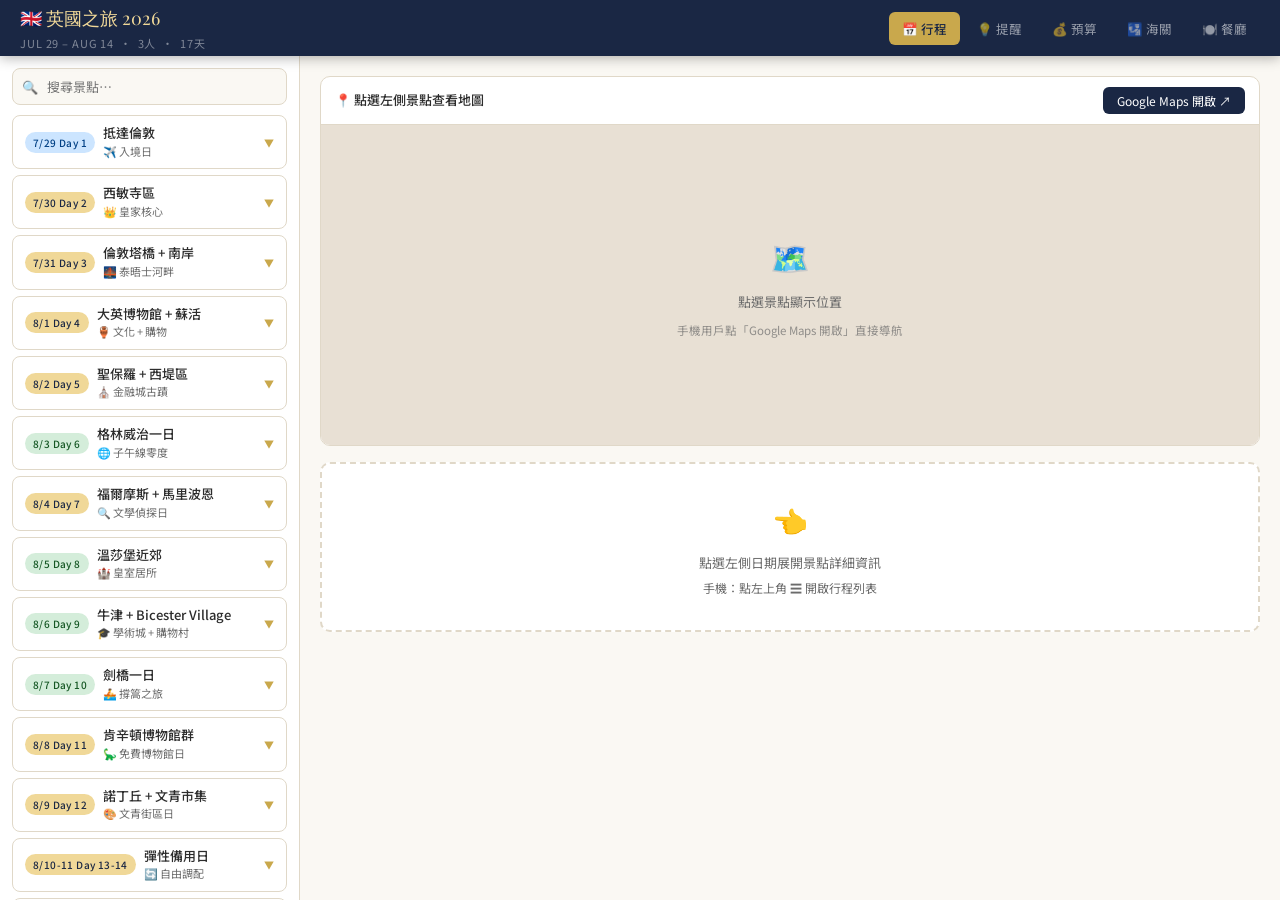
<file: uk_trip_2026_3.html>
<!DOCTYPE html>
<html lang="zh-TW">
<head>
<meta charset="UTF-8">
<meta name="viewport" content="width=device-width, initial-scale=1.0">
<title>英國旅遊行程 2026 | 倫敦17天</title>
<link href="https://fonts.googleapis.com/css2?family=Playfair+Display:wght@400;600&family=Noto+Sans+TC:wght@300;400;500&display=swap" rel="stylesheet">
<style>
/* ============ VARIABLES ============ */
:root {
  --navy:#1a2744; --gold:#c9a84c; --gold-light:#f0d898;
  --cream:#faf8f3; --red:#b5282d; --green:#2d6a4f;
  --text:#2c2c2c; --muted:#6b6b6b; --border:#e0d8c8;
  --card:#ffffff; --sidebar-w:300px; --header-h:56px;
}
*{box-sizing:border-box;margin:0;padding:0;}
html{scroll-behavior:smooth;}
body{font-family:'Noto Sans TC',sans-serif;background:var(--cream);color:var(--text);font-size:15px;line-height:1.7;}

/* ============ HEADER ============ */
.site-header{
  background:var(--navy);color:#fff;
  height:var(--header-h);
  display:flex;align-items:center;gap:14px;
  padding:0 20px;
  position:sticky;top:0;z-index:200;
  box-shadow:0 2px 12px rgba(0,0,0,.3);
}
.site-logo{font-family:'Playfair Display',serif;font-size:18px;color:var(--gold-light);white-space:nowrap;}
.site-meta{font-size:11px;color:rgba(255,255,255,.45);letter-spacing:.08em;white-space:nowrap;}
.header-nav{display:flex;gap:4px;margin-left:auto;flex-wrap:nowrap;}
.tab-btn{
  flex-shrink:0;padding:7px 13px;border:none;background:transparent;
  cursor:pointer;font-size:12.5px;font-family:'Noto Sans TC',sans-serif;
  color:rgba(255,255,255,.55);border-radius:6px;transition:all .18s;white-space:nowrap;
}
.tab-btn:hover{color:#fff;background:rgba(255,255,255,.1);}
.tab-btn.active{color:var(--navy);background:var(--gold);font-weight:500;}

/* ============ BODY LAYOUT ============ */
.app-body{display:flex;min-height:calc(100vh - var(--header-h));}

/* ============ SIDEBAR (desktop) ============ */
.sidebar{
  width:var(--sidebar-w);min-width:var(--sidebar-w);
  background:var(--card);border-right:1px solid var(--border);
  display:flex;flex-direction:column;
  position:sticky;top:var(--header-h);
  height:calc(100vh - var(--header-h));
  overflow:hidden;
  transition:transform .28s ease;
}
.sidebar-inner{flex:1;overflow-y:auto;padding:12px;}
.sidebar-inner::-webkit-scrollbar{width:4px;}
.sidebar-inner::-webkit-scrollbar-thumb{background:var(--border);border-radius:2px;}

/* Sidebar search */
.s-search{
  position:relative;margin-bottom:10px;
}
.s-search input{
  width:100%;padding:8px 12px 8px 34px;border:1px solid var(--border);
  border-radius:8px;font-size:13px;font-family:'Noto Sans TC',sans-serif;
  color:var(--text);background:var(--cream);outline:none;transition:border-color .2s;
}
.s-search input:focus{border-color:var(--gold);}
.s-search-icon{position:absolute;left:10px;top:50%;transform:translateY(-50%);font-size:13px;color:var(--muted);}

/* Day pills in sidebar */
.day-pill{
  border:1px solid var(--border);border-radius:8px;margin-bottom:6px;
  overflow:hidden;cursor:pointer;transition:border-color .18s,box-shadow .18s;
  background:var(--card);
}
.day-pill:hover{border-color:var(--gold);}
.day-pill.active{border-color:var(--gold);box-shadow:0 2px 10px rgba(201,168,76,.2);}
.pill-head{
  display:flex;align-items:center;gap:8px;padding:8px 12px;
}
.pill-badge{
  font-size:10px;font-weight:500;letter-spacing:.04em;color:var(--navy);
  background:var(--gold-light);padding:2px 8px;border-radius:12px;white-space:nowrap;
}
.pill-badge.nb-special{background:#d4edda;color:#155724;}
.pill-badge.nb-arrive{background:#cce5ff;color:#004085;}
.pill-badge.nb-depart{background:#f8d7da;color:#721c24;}
.pill-title{font-size:13px;font-weight:500;color:var(--text);flex:1;line-height:1.35;}
.pill-sub{font-size:11px;color:var(--muted);}
.pill-chevron{color:var(--gold);font-size:10px;transition:transform .2s;margin-left:auto;}
.day-pill.active .pill-chevron{transform:rotate(180deg);}
.pill-spots{display:none;padding:0 8px 8px;}
.day-pill.active .pill-spots{display:block;}
.ps-item{
  display:flex;align-items:center;gap:6px;padding:5px 6px;border-radius:6px;
  cursor:pointer;transition:background .15s;margin-bottom:2px;
}
.ps-item:hover{background:rgba(201,168,76,.1);}
.ps-item.focused{background:rgba(201,168,76,.15);}
.ps-icon{font-size:13px;min-width:18px;text-align:center;}
.ps-name{font-size:12.5px;color:var(--text);flex:1;line-height:1.35;}
.ps-map{
  font-size:10px;padding:2px 6px;border:1px solid var(--gold);color:var(--gold);
  border-radius:4px;white-space:nowrap;background:transparent;transition:all .15s;
  font-family:'Noto Sans TC',sans-serif;cursor:pointer;
}
.ps-map:hover{background:var(--gold);color:var(--navy);}

/* ============ MAIN CONTENT ============ */
.main-content{flex:1;min-width:0;display:flex;flex-direction:column;}

/* Panels */
.panel{display:none;padding:20px;}
.panel.active{display:block;}

/* Map area (itinerary panel only) */
.map-bar{
  background:var(--card);border:1px solid var(--border);border-radius:10px;
  margin-bottom:16px;overflow:hidden;
}
.map-bar-head{
  display:flex;align-items:center;gap:10px;padding:10px 14px;
  border-bottom:1px solid var(--border);
}
.map-bar-title{font-size:13px;font-weight:500;color:var(--text);flex:1;}
.map-open-btn{
  font-size:12px;padding:5px 14px;background:var(--navy);color:#fff;
  border:none;border-radius:6px;cursor:pointer;font-family:'Noto Sans TC',sans-serif;
  transition:background .15s;white-space:nowrap;
}
.map-open-btn:hover{background:#2d3f6b;}
.map-frame-wrap{height:320px;position:relative;background:#e8e0d4;}
.map-frame-wrap iframe{width:100%;height:100%;border:none;display:block;}
.map-placeholder{
  position:absolute;inset:0;display:flex;flex-direction:column;
  align-items:center;justify-content:center;gap:8px;
}
.map-ph-icon{font-size:32px;}
.map-ph-text{font-size:13px;color:var(--muted);}
.map-ph-sub{font-size:11.5px;color:var(--muted);opacity:.7;}

/* Detail cards grid */
.detail-grid{display:grid;grid-template-columns:repeat(auto-fill,minmax(260px,1fr));gap:12px;}
.detail-card{
  background:var(--card);border:1px solid var(--border);border-radius:10px;
  padding:14px;cursor:pointer;transition:box-shadow .18s,border-color .18s;
}
.detail-card:hover{border-color:var(--gold);box-shadow:0 2px 10px rgba(201,168,76,.15);}
.dc-head{display:flex;gap:10px;align-items:flex-start;margin-bottom:8px;}
.dc-icon{font-size:18px;}
.dc-title{font-size:13.5px;font-weight:500;color:var(--navy);}
.dc-sub{font-size:11.5px;color:var(--muted);margin-top:2px;}
.dc-body{font-size:12.5px;color:var(--muted);line-height:1.7;}
.dc-tags{margin-top:8px;display:flex;gap:5px;flex-wrap:wrap;}
.tag-price{font-size:11px;padding:2px 8px;background:#eaf4ec;color:var(--green);border-radius:4px;font-weight:500;}
.tag-map{font-size:11px;padding:2px 8px;background:#e8f0fe;color:#1a5fb4;border-radius:4px;cursor:pointer;transition:background .15s;}
.tag-map:hover{background:#1a5fb4;color:#fff;}
.tag-tip{font-size:11px;padding:2px 8px;background:#fff8e7;color:#7a5a00;border-radius:4px;}

/* Tips, budget, border panels */
.section-title{font-size:14px;font-weight:500;color:var(--navy);margin-bottom:12px;}
.tips-grid{display:grid;grid-template-columns:repeat(auto-fill,minmax(280px,1fr));gap:12px;}
.tip-card{background:var(--card);border:1px solid var(--border);border-radius:10px;padding:14px 16px;}
.tip-card h3{font-size:13.5px;font-weight:500;color:var(--navy);margin-bottom:8px;padding-bottom:7px;border-bottom:1px solid var(--border);}
.tip-card ul{padding-left:16px;}
.tip-card li{font-size:12.5px;color:var(--text);line-height:1.85;margin-bottom:1px;}
.tip-card li strong{color:var(--navy);}

/* Budget */
.budget-wrap{background:var(--card);border:1px solid var(--border);border-radius:10px;overflow:hidden;margin-bottom:14px;}
.btable{width:100%;border-collapse:collapse;font-size:13px;}
.btable th{background:var(--navy);color:#fff;padding:8px 12px;text-align:left;font-weight:500;font-size:12px;}
.btable td{padding:7px 12px;border-bottom:1px solid var(--border);color:var(--muted);}
.btable tr:last-child td{border-bottom:none;font-weight:500;color:var(--text);background:#f0f4ff;font-size:13.5px;}
.btable tr:hover td{background:#fdf8ec;}
.nt{color:var(--green);font-weight:500;}
.buy-btn{display:inline-block;background:var(--gold);color:var(--navy);font-size:11px;padding:2px 8px;border-radius:4px;text-decoration:none;font-weight:500;}
.official-grid{display:grid;grid-template-columns:repeat(auto-fill,minmax(220px,1fr));gap:10px;}
.oc{background:var(--card);border:1px solid var(--border);border-radius:10px;padding:12px 14px;display:flex;align-items:center;gap:10px;text-decoration:none;color:inherit;transition:all .18s;}
.oc:hover{border-color:var(--gold);box-shadow:0 2px 8px rgba(201,168,76,.15);}
.oc-icon{font-size:22px;}
.oc-name{font-size:13px;font-weight:500;color:var(--navy);}
.oc-url{font-size:11px;color:var(--muted);}
.oc-badge{font-size:10px;padding:2px 6px;background:#fff8e7;color:#856404;border-radius:4px;margin-top:3px;display:inline-block;}

/* Customs */
.customs-doc{background:var(--card);border:2px solid var(--navy);border-radius:12px;padding:20px 22px;margin-bottom:14px;}
.customs-doc-title{font-family:'Playfair Display',serif;font-size:17px;color:var(--navy);margin-bottom:4px;}
.customs-doc-sub{font-size:12px;color:var(--muted);margin-bottom:16px;}
.cr{padding:10px 0;border-bottom:1px dashed var(--border);}
.cr:last-child{border-bottom:none;}
.cr-zh{font-weight:500;font-size:14px;color:var(--navy);line-height:1.6;}
.cr-en{font-size:13.5px;color:#333;background:#f5f8ff;padding:5px 10px;border-radius:6px;font-family:Georgia,serif;border-left:3px solid var(--navy);margin-top:4px;line-height:1.6;}
.two-col{display:grid;grid-template-columns:1fr 1fr;gap:12px;}
.info-card{background:var(--card);border:1px solid var(--border);border-radius:10px;padding:14px 16px;}
.info-card h3{font-size:13.5px;font-weight:500;color:var(--navy);margin-bottom:8px;}
.info-card ul{padding-left:16px;}
.info-card li{font-size:12.5px;line-height:1.85;margin-bottom:1px;}
.checklist-item{display:flex;align-items:flex-start;gap:9px;padding:6px 0;border-bottom:1px dashed var(--border);font-size:12.5px;line-height:1.6;}
.checklist-item:last-child{border-bottom:none;}
.ckbox{width:17px;height:17px;min-width:17px;border:2px solid var(--border);border-radius:4px;margin-top:1px;cursor:pointer;display:flex;align-items:center;justify-content:center;font-size:10px;color:#fff;transition:all .15s;}
.ckbox.chk{background:var(--green);border-color:var(--green);}
.qa-item{margin-bottom:10px;}
.qa-q{font-size:11.5px;color:var(--muted);font-style:italic;margin-bottom:3px;}
.qa-a{font-size:13px;color:var(--navy);font-weight:500;background:#eef6ff;padding:5px 9px;border-radius:6px;border-left:3px solid var(--navy);font-family:Georgia,serif;}

/* Food panel */
.food-grid{display:grid;grid-template-columns:repeat(auto-fill,minmax(280px,1fr));gap:12px;}
.notice{background:#f0f4ff;border-left:4px solid var(--navy);border-radius:0 8px 8px 0;padding:10px 14px;margin-bottom:14px;font-size:13px;line-height:1.7;}
.notice strong{color:var(--navy);}
.warning{background:#fff8e7;border-left:4px solid var(--gold);border-radius:0 8px 8px 0;padding:10px 14px;margin-bottom:14px;font-size:13px;line-height:1.7;}
.danger{background:#fff0f0;border-left:4px solid var(--red);border-radius:0 8px 8px 0;padding:10px 14px;margin-bottom:14px;font-size:13px;line-height:1.7;}

/* ============ MOBILE TOGGLE ============ */
.mob-menu-btn{
  display:none;background:transparent;border:none;cursor:pointer;
  color:#fff;font-size:20px;padding:4px 8px;margin-right:4px;
}
.mob-overlay{display:none;position:fixed;inset:0;background:rgba(0,0,0,.45);z-index:150;}
.mob-overlay.show{display:block;}

/* ============ RESPONSIVE ============ */
@media(max-width:860px){
  :root{--sidebar-w:280px;}
  .site-logo{font-size:15px;}
  .site-meta{display:none;}
  .tab-btn{padding:6px 9px;font-size:11.5px;}
}
@media(max-width:640px){
  :root{--sidebar-w:85vw;}
  .mob-menu-btn{display:block;}
  /* On mobile, hide sidebar by default; slide in when open */
  .sidebar{
    position:fixed;top:var(--header-h);left:0;
    height:calc(100vh - var(--header-h));
    z-index:160;transform:translateX(-100%);
    box-shadow:4px 0 20px rgba(0,0,0,.15);
  }
  .sidebar.open{transform:translateX(0);}
  .main-content{width:100%;}
  .panel{padding:14px;}
  .map-frame-wrap{height:220px;}
  .detail-grid{grid-template-columns:1fr;}
  .tips-grid{grid-template-columns:1fr;}
  .two-col{grid-template-columns:1fr;}
  .official-grid{grid-template-columns:1fr 1fr;}
  .food-grid{grid-template-columns:1fr;}
  /* Compact header nav on mobile */
  .header-nav{gap:2px;}
  .tab-btn{padding:5px 7px;font-size:11px;}
  .btable{font-size:11.5px;}
  .btable th,.btable td{padding:5px 8px;}
}
@media(max-width:400px){
  .tab-btn{padding:5px 5px;font-size:10.5px;}
  .official-grid{grid-template-columns:1fr;}
}
</style>
</head>
<body>

<!-- HEADER -->
<header class="site-header">
  <button class="mob-menu-btn" onclick="toggleSidebar()" aria-label="開啟選單">☰</button>
  <div>
    <div class="site-logo">🇬🇧 英國之旅 2026</div>
    <div class="site-meta">JUL 29 – AUG 14 &nbsp;·&nbsp; 3人 &nbsp;·&nbsp; 17天</div>
  </div>
  <nav class="header-nav">
    <button class="tab-btn active" onclick="showPanel('itinerary',this)">📅 行程</button>
    <button class="tab-btn" onclick="showPanel('tips',this)">💡 提醒</button>
    <button class="tab-btn" onclick="showPanel('budget',this)">💰 預算</button>
    <button class="tab-btn" onclick="showPanel('customs',this)">🛂 海關</button>
    <button class="tab-btn" onclick="showPanel('food',this)">🍽️ 餐廳</button>
  </nav>
</header>

<!-- Mobile overlay -->
<div class="mob-overlay" id="mob-overlay" onclick="toggleSidebar()"></div>

<div class="app-body">

  <!-- SIDEBAR -->
  <aside class="sidebar" id="sidebar">
    <div class="sidebar-inner">
      <div class="s-search">
        <span class="s-search-icon">🔍</span>
        <input type="text" placeholder="搜尋景點…" oninput="filterPills(this.value)" id="s-input">
      </div>
      <div id="pill-list"></div>
    </div>
  </aside>

  <!-- MAIN -->
  <div class="main-content">

    <!-- ITINERARY PANEL -->
    <div class="panel active" id="panel-itinerary">
      <div class="map-bar">
        <div class="map-bar-head">
          <span class="map-bar-title" id="map-title">📍 點選左側景點查看地圖</span>
          <button class="map-open-btn" onclick="openCurrentMap()">Google Maps 開啟 ↗</button>
        </div>
        <div class="map-frame-wrap">
          <div class="map-placeholder" id="map-ph">
            <div class="map-ph-icon">🗺️</div>
            <div class="map-ph-text">點選景點顯示位置</div>
            <div class="map-ph-sub">手機用戶點「Google Maps 開啟」直接導航</div>
          </div>
          <iframe id="map-frame" src="" style="display:none;"></iframe>
        </div>
      </div>
      <div class="detail-grid" id="detail-grid">
        <div style="grid-column:1/-1;text-align:center;padding:32px 16px;background:var(--card);border:2px dashed var(--border);border-radius:10px;">
          <div style="font-size:28px;margin-bottom:8px;">👈</div>
          <div style="font-size:13px;color:var(--muted);">點選左側日期展開景點詳細資訊</div>
          <div style="font-size:12px;color:var(--muted);margin-top:4px;">手機：點左上角 ☰ 開啟行程列表</div>
        </div>
      </div>
    </div>

    <!-- TIPS PANEL -->
    <div class="panel" id="panel-tips">
      <div class="tips-grid" id="tips-grid"></div>
    </div>

    <!-- BUDGET PANEL -->
    <div class="panel" id="panel-budget">
      <div class="budget-wrap">
        <table class="btable">
          <thead><tr><th>景點</th><th>每人票價</th><th>3人合計</th><th>購票</th></tr></thead>
          <tbody id="budget-tbody"></tbody>
        </table>
      </div>
      <div class="notice">
        近郊火車票（3人）：溫莎 NT$2,400-3,000、牛津 NT$2,100-2,700、劍橋 NT$2,400-3,000<br>
        在 <strong>nationalrail.co.uk</strong> 或 <strong>Trainline App</strong> 提前買可省 20-40%。
      </div>
      <div class="section-title">🎟️ 官方購票連結（建議提前購票）</div>
      <div class="official-grid" id="official-grid"></div>
    </div>

    <!-- CUSTOMS PANEL -->
    <div class="panel" id="panel-customs">
      <div class="danger">📲 截圖存手機相簿，或列印攜帶。入境英國遇到語言困難時，直接出示給海關人員。</div>
      <div class="customs-doc">
        <div class="customs-doc-title">🇬🇧 入境英國聲明 / UK Entry Statement</div>
        <div class="customs-doc-sub">Taiwan Passport Holder · Visa-exempt · Tourism Only</div>
        <div id="customs-rows"></div>
      </div>
      <div class="two-col">
        <div>
          <div class="section-title">✅ 出發前確認清單</div>
          <div class="info-card" id="checklist-wrap"></div>
        </div>
        <div>
          <div class="section-title">🗣️ 海關英文問答速查</div>
          <div class="info-card" id="qa-wrap"></div>
        </div>
      </div>
    </div>

    <!-- FOOD PANEL -->
    <div class="panel" id="panel-food">
      <div class="notice">所有推薦已排除羊肉主打。不確定時說 <strong>"No lamb, please"</strong>，或用 Google Translate 拍照翻譯菜單。</div>
      <div class="food-grid" id="food-grid"></div>
    </div>

  </div>
</div>

<script>
/* ======== DATA ======== */
const DAYS=[
  {id:1,date:"7/29",badge:"arrive",day:"Day 1",title:"抵達倫敦",sub:"✈️ 入境日",spots:[
    {e:"✈️",n:"機場 → Stratford",d:"搭 Elizabeth Line 直達（希斯路約50分鐘）",p:"含在Oyster",q:"Heathrow+Airport+London"},
    {e:"🏨",n:"Moxy London Stratford",d:"5 Celebration Ave, London E20 1DB\nCheck-in：15:00",p:"已預訂",q:"Moxy+London+Stratford+Hotel"},
    {e:"🛍️",n:"Westfield Stratford City",d:"飯店旁步行3分鐘，熟悉環境、購買SIM卡及Oyster Card",p:"免費入場",q:"Westfield+Stratford+City+London"},
    {e:"🍜",n:"晚餐：Wagamama / Nando's",d:"圖文菜單，英文不好完全沒問題",p:"人均NT$400-600",q:"Wagamama+Stratford+London"},
  ]},
  {id:2,date:"7/30",badge:"",day:"Day 2",title:"西敏寺區",sub:"👑 皇家核心",spots:[
    {e:"⛪",n:"西敏寺",d:"開放時間：週一-六 9:30-15:30\n必看：亨利七世禮拜堂、石棺走廊，需1.5-2小時",p:"NT$1,320（含語音導覽）",q:"Westminster+Abbey+London"},
    {e:"🕰️",n:"大笨鐘 & 國會大廈",d:"Westminster 橋上最佳拍照角度，外觀免費",p:"免費",q:"Big+Ben+London"},
    {e:"🏰",n:"白金漢宮",d:"7-9月開放內部 State Rooms，含免費中文語音導覽\n衛兵交接：週二/四/日 10:45",p:"NT$1,400",q:"Buckingham+Palace+London"},
    {e:"🌳",n:"聖詹姆斯公園",d:"白金漢宮旁，可見粉紅鵜鶘（下午3點常出現）",p:"免費",q:"St+James+Park+London"},
    {e:"🍛",n:"晚餐：Dishoom",d:"Covent Garden 分店，印度料理名店，需現場等位",p:"人均NT$600-900",q:"Dishoom+Covent+Garden+London"},
  ]},
  {id:3,date:"7/31",badge:"",day:"Day 3",title:"倫敦塔橋 + 南岸",sub:"🌉 泰晤士河畔",spots:[
    {e:"🏰",n:"倫敦塔",d:"開放時間：週二-六 9:00-17:30\n必看：皇冠珠寶室（Jewel House），需2-2.5小時",p:"NT$1,500",q:"Tower+of+London"},
    {e:"🌉",n:"倫敦塔橋",d:"外部過橋免費；入內玻璃步道需購票\n南岸角度拍照最美",p:"外觀免費｜入內NT$690",q:"Tower+Bridge+London"},
    {e:"🛒",n:"Borough Market",d:"倫敦最古老市場，週四最熱鬧\nLondon Bridge 站步行3分鐘",p:"免費入場",q:"Borough+Market+London"},
    {e:"👁️",n:"倫敦之眼",d:"建議黃昏17:00搭乘，光線最美\n提前官網購票有折扣",p:"NT$638（促銷）",q:"London+Eye"},
  ]},
  {id:4,date:"8/1",badge:"",day:"Day 4",title:"大英博物館 + 蘇活",sub:"🏺 文化 + 購物",spots:[
    {e:"🏛️",n:"大英博物館",d:"開放時間：10:00-17:00（週五至20:30）\n必看：羅塞塔石碑、埃及木乃伊、帕德嫩廳\n建議停留3-4小時",p:"NT$343（語音導覽）",q:"British+Museum+London"},
    {e:"🛍️",n:"牛津圓環 Oxford Circus",d:"H&M、Zara、UNIQLO、Primark 一次搞定\nOxford Street 全長1.9公里",p:"免費參觀",q:"Oxford+Circus+London"},
    {e:"🎭",n:"柯芬園 Covent Garden",d:"街頭藝人免費表演，特色餐廳與咖啡廳\n週末有工藝品市集",p:"免費",q:"Covent+Garden+London"},
    {e:"🍱",n:"晚餐：Chinatown 中國城",d:"Leicester Square 旁，有中文菜單，完全不用英文",p:"人均NT$400-700",q:"Chinatown+London+Gerrard+Street"},
  ]},
  {id:5,date:"8/2",badge:"",day:"Day 5",title:"聖保羅 + 西堤區",sub:"⛪ 金融城古蹟",spots:[
    {e:"⛪",n:"聖保羅大教堂",d:"開放時間：週一-六 8:30-16:00\n可登頂Golden Gallery（528階）俯瞰全倫敦",p:"NT$1,154",q:"St+Pauls+Cathedral+London"},
    {e:"🚶",n:"千禧橋 Millennium Bridge",d:"步行至南岸，橋上是拍攝聖保羅最佳角度\n完全免費",p:"免費",q:"Millennium+Bridge+London"},
    {e:"🏙️",n:"碎片塔 The Shard",d:"倫敦最高建築，69-72樓觀景台\nLondon Bridge 站步行2分鐘",p:"NT$808（可選）",q:"The+Shard+London"},
    {e:"🍽️",n:"晚餐：Borough 一帶餐廳",d:"Padella（義大利麵名店）或 Côte Brasserie（法式）",p:"人均NT$500-900",q:"Borough+Market+area+London"},
  ]},
  {id:6,date:"8/3",badge:"special",day:"Day 6",title:"格林威治一日",sub:"🌐 子午線零度",spots:[
    {e:"🚤",n:"交通：DLR 至 Cutty Sark",d:"Stratford → Jubilee Line → Canary Wharf → DLR → Cutty Sark\n或搭泰晤士河快船（Thames Clipper，更有氣氛）",p:"含在Oyster",q:"Cutty+Sark+DLR+Greenwich"},
    {e:"🔭",n:"格林威治皇家天文台",d:"站在東西半球子午線上拍照（必做！）\n視野開闊，俯瞰倫敦全景",p:"一日通票NT$1,445",q:"Royal+Observatory+Greenwich"},
    {e:"🏛️",n:"國家航海博物館 + 卡帝薩克",d:"含在一日通票內\n1869年茶葉快船卡帝薩克保存完整",p:"含在通票內",q:"National+Maritime+Museum+Greenwich"},
    {e:"🌄",n:"格林威治公園山丘",d:"免費，俯瞰Canary Wharf天際線\n是倫敦最美的免費景觀點之一",p:"免費",q:"Greenwich+Park+viewpoint+London"},
  ]},
  {id:7,date:"8/4",badge:"",day:"Day 7",title:"福爾摩斯 + 馬里波恩",sub:"🔍 文學偵探日",spots:[
    {e:"🔍",n:"福爾摩斯博物館 221B",d:"地址：221B Baker St, London NW1 6XE\n開放時間：9:30-18:00，平日早上排隊短",p:"約NT$450",q:"Sherlock+Holmes+Museum+221B+Baker+Street"},
    {e:"🚇",n:"Baker Street 地鐵站",d:"站內有福爾摩斯壁畫，倫敦最早地鐵站之一（1863）",p:"免費（需Oyster）",q:"Baker+Street+Underground+Station"},
    {e:"🌹",n:"攝政公園玫瑰花園",d:"8月玫瑰盛開，Baker Street 步行10分鐘\n英國最美皇家公園之一",p:"免費",q:"Queen+Mary+Rose+Garden+Regents+Park"},
    {e:"☕",n:"馬里波恩高街",d:"倫敦最愜意購物街：獨立小店、麵包坊、精品咖啡\n週日早上有農夫市集",p:"自由消費",q:"Marylebone+High+Street+London"},
  ]},
  {id:8,date:"8/5",badge:"special",day:"Day 8",title:"溫莎堡近郊",sub:"🏰 皇室居所",spots:[
    {e:"🚂",n:"搭火車：Paddington → Windsor",d:"Stratford → Paddington（地鐵，約25分鐘）\n→ Windsor & Eton Central（GWR，約30分鐘）",p:"來回約NT$800-1,000/人",q:"Windsor+and+Eton+Central+Station"},
    {e:"🏰",n:"溫莎堡",d:"開放時間：10:00-17:15\n必看：聖喬治禮拜堂（王室安葬地），含語音導覽\n衛兵換崗：週一/三/五/六/日 11:00",p:"NT$1,360",q:"Windsor+Castle"},
    {e:"🏘️",n:"Windsor & Eton 小鎮",d:"古色古香英式小鎮，可漫步至Long Walk\nEton College（頂尖貴族學校）外觀免費參觀",p:"免費",q:"Windsor+Town+Centre+England"},
    {e:"🍺",n:"午餐：Two Brewers",d:"傳統英式Pub，炸魚薯條、各種Pie\nPark St, Windsor",p:"人均NT$500-700",q:"Two+Brewers+Windsor"},
  ]},
  {id:9,date:"8/6",badge:"special",day:"Day 9",title:"牛津 + Bicester Village",sub:"🎓 學術城 + 購物村",spots:[
    {e:"🚂",n:"搭火車：Paddington → Oxford",d:"Stratford → Paddington → Oxford（Chiltern Railways，約1小時）\n建議8:00前出發",p:"來回約NT$700-900/人",q:"Oxford+Railway+Station"},
    {e:"🎓",n:"牛津大學 Christ Church",d:"哈利波特取景地，Great Hall 為霍格華滋食堂原型\n開放時間：10:00-17:00",p:"NT$600",q:"Christ+Church+College+Oxford"},
    {e:"📚",n:"博德利圖書館 & Radcliffe Camera",d:"Bodleian Library 外觀免費；Radcliffe Camera 是牛津地標圓形圖書館\n拍照打卡必去",p:"外觀免費",q:"Radcliffe+Camera+Oxford"},
    {e:"🛍️",n:"Bicester Village Outlet",d:"從牛津搭 S5 巴士直達（約30分鐘，約NT$150）\n品牌折扣30-70%，帶護照退VAT最高20%\n回程搭火車至London Marylebone",p:"免費入場",q:"Bicester+Village+Outlet"},
  ]},
  {id:10,date:"8/7",badge:"special",day:"Day 10",title:"劍橋一日",sub:"🚣 撐篙之旅",spots:[
    {e:"🚂",n:"搭火車：Liverpool St → Cambridge",d:"Stratford → Liverpool St（5分鐘）\n→ Cambridge（Greater Anglia，約1小時10分）",p:"來回約NT$800-1,000/人",q:"Cambridge+Railway+Station"},
    {e:"🎓",n:"King's College",d:"劍橋最著名學院，哥德式禮拜堂建於1446年\n開放時間：平日9:30-15:30",p:"NT$400",q:"Kings+College+Cambridge"},
    {e:"🚣",n:"撐篙 Punting（必做！）",d:"沿River Cam欣賞各大學院背面（The Backs）\n包船3人分攤比共乘更合算，景色無法在陸地看到",p:"共乘NT$500/人｜包船NT$1,500",q:"Cambridge+Punting+River+Cam"},
    {e:"🏛️",n:"費茲威廉博物館",d:"Fitzwilliam Museum — 免費入場\n古埃及、羅馬文物、歐洲繪畫，週二-六10:00-17:00",p:"免費",q:"Fitzwilliam+Museum+Cambridge"},
  ]},
  {id:11,date:"8/8",badge:"",day:"Day 11",title:"肯辛頓博物館群",sub:"🦕 免費博物館日",spots:[
    {e:"🦕",n:"自然史博物館",d:"倫敦最受歡迎免費博物館！\n必看：Blue Whale骨架、恐龍大廳\n建議9:30到門口等開門（10:00）",p:"完全免費！",q:"Natural+History+Museum+London"},
    {e:"🔬",n:"科學博物館",d:"緊鄰自然史博物館，同樣免費\n航太、科技、醫學互動展覽，適合老幼",p:"免費",q:"Science+Museum+London"},
    {e:"🛍️",n:"Harrods 百貨",d:"Knightsbridge 站步行2分鐘，全球最著名百貨\nFood Hall 有各種英式伴手禮（茶包、餅乾）",p:"免費參觀",q:"Harrods+London"},
    {e:"🌺",n:"肯辛頓宮 & 花園",d:"Princess Diana 曾住所，花園完全免費\n8月花園盛開，適合散步",p:"花園免費｜宮殿NT$600",q:"Kensington+Palace+London"},
  ]},
  {id:12,date:"8/9",badge:"",day:"Day 12",title:"諾丁丘 + 文青市集",sub:"🎨 文青街區日",spots:[
    {e:"🏘️",n:"波多貝羅市場",d:"Notting Hill Gate 站步行5分鐘\n週六最熱鬧，古董、二手衣、各國小吃",p:"免費",q:"Portobello+Road+Market+London"},
    {e:"🏠",n:"諾丁丘彩色房子",d:"Pembridge Road 一帶，馬卡龍色系連排屋\n電影《新娘百分百》取景地",p:"免費",q:"Notting+Hill+colourful+houses+London"},
    {e:"🖼️",n:"泰特現代美術館",d:"Southwark 站步行5分鐘，免費入場\n週五六夜間開放至22:00",p:"免費（特展另計）",q:"Tate+Modern+London"},
    {e:"🍝",n:"晚餐：Shoreditch",d:"Padella（義大利麵名店，需排隊）\nBricklane 咖哩街也在附近",p:"人均NT$400-700",q:"Shoreditch+High+Street+London"},
  ]},
  {id:13,date:"8/10-11",badge:"",day:"Day 13-14",title:"彈性備用日",sub:"🔄 自由調配",spots:[
    {e:"🎭",n:"西區音樂劇",d:"TKTS Booth（Leicester Square）當天折扣票\n下午12:00開賣，The Lion King、Hamilton等",p:"NT$800-2,000（折扣票）",q:"TKTS+Booth+Leicester+Square+London"},
    {e:"🌳",n:"海德公園",d:"倫敦最大皇家公園，週末有免費音樂會\n可免費進入蛇形湖游泳區（夏季開放）",p:"免費",q:"Hyde+Park+London"},
    {e:"🍵",n:"英式下午茶",d:"推薦：Fortnum & Mason（Piccadilly）或 Sketch（粉紅網美）\n需提前訂位！",p:"人均NT$1,500-3,000",q:"Fortnum+and+Mason+Piccadilly+London"},
    {e:"🛍️",n:"最後補貨 Westfield",d:"飯店旁，M&S食品、Boots藥妝最後採購",p:"自由消費",q:"Westfield+Stratford+City"},
  ]},
  {id:14,date:"8/12-13",badge:"",day:"Day 15-16",title:"行李整理 + 採購",sub:"🎁 收尾",spots:[
    {e:"💊",n:"Boots 藥妝必買",d:"Bio-Oil護膚油、Nurofen止痛藥\nVitamin C泡騰片、Strepsils喉糖、No7護膚品",p:"自由消費",q:"Boots+Pharmacy+Stratford+London"},
    {e:"🎁",n:"伴手禮採購",d:"Harrods茶包禮盒、McVitie's消化餅乾\nCadbury巧克力、Fortnum & Mason果醬",p:"自由消費",q:"Harrods+London"},
    {e:"🧳",n:"行李秤重！",d:"歐洲航班通常限制20-23kg\n超重費用昂貴，提前在飯店用行李秤確認",p:"注意！",q:"Moxy+London+Stratford+Hotel"},
  ]},
  {id:15,date:"8/14",badge:"depart",day:"Day 17",title:"離境回台",sub:"✈️ 返程",spots:[
    {e:"⏰",n:"提前3小時到達 Heathrow",d:"Stratford → Elizabeth Line → Heathrow（約50-60分鐘）\nHeathrow 安檢常排長龍，務必留足時間",p:"Elizabeth Line含在Oyster",q:"London+Heathrow+Airport+Terminal"},
    {e:"💰",n:"退稅 VAT Refund",d:"重要順序：先找 Customs 蓋章 → 再辦出關\n需保留所有購物收據 + 護照，最高退20%",p:"最高退回20%",q:"Heathrow+Airport+VAT+Refund"},
    {e:"🧳",n:"行李規定提醒",d:"隨身液體：每件≤100ml，放透明夾鏈袋\n手提行李尺寸：通常56×45×25cm\n筆電、相機可帶上機",p:"",q:"Heathrow+Airport+London"},
  ]},
];

const TIPS=[
  {t:"🚇 交通 — Oyster Card",ls:["入境第一件事：購買 <strong>Oyster Card</strong> 或用台灣信用卡 Contactless 感應（兩者皆可）","住 Stratford（Zone 2-3），日常 Zone 1-2 搭乘每日上限約 £8.10（約NT$330）","Elizabeth Line 從 Stratford 直達 Heathrow，無需換車","近郊火車（Windsor / Oxford / Cambridge）要在 <strong>nationalrail.co.uk</strong> 另行購票","必裝App：<strong>TfL Go</strong>（地鐵）、<strong>Trainline</strong>（火車）、<strong>Google Maps</strong>（導航）"]},
  {t:"🌦️ 天氣 & 穿著",ls:["7-8月氣溫約 18-25°C，是倫敦最佳旅遊季節","即使晴天也可能突然下雨 → 每天出門必帶：<strong>輕薄防水外套 + 折疊傘</strong>","夏日日照強，準備 <strong>防曬乳 SPF50+</strong>、帽子、太陽眼鏡","穿舒適走路鞋：倫敦石板路多，長時間行走避免高跟鞋"]},
  {t:"📱 通訊與網路",ls:["建議出發前購買 <strong>英國SIM卡</strong>（EE/Three/Vodafone，蝦皮/淘寶有售，約NT$500-800，30天無限）","或開台灣電信國際漫遊（每日約NT$300-400）","出發前下載 <strong>Google Maps 離線地圖</strong>（倫敦、牛津、劍橋，在WiFi下先下載好）","<strong>Google Translate</strong> 拍照翻譯菜單，出入境表格皆可用","緊急電話：英國 <strong>999</strong>（警察/救護/消防）"]},
  {t:"💰 金錢 & 消費",ls:["英國用 <strong>英鎊 £ GBP</strong>，不用歐元！","現金在倫敦幾乎不需要，信用卡 Contactless 到處可用（含小市集攤位）","推薦：<strong>Wise 多幣卡</strong> 或 <strong>台新 Richart</strong> 等零手續費海外信用卡","餐廳通常已含 10% Service Charge，Optional 小費給可不給","日常餐食預估：每人每天 NT$800-1,500（含輕食早餐）"]},
  {t:"🍽️ 餐廳禮儀（與台灣不同）",ls:["進餐廳先等 Host 帶位，<strong>不要自己找位子坐</strong>","點餐後服務生不會主動靠近，需<strong>舉手或眼神示意</strong>","結帳說：<strong>\"Can I get the bill, please?\"</strong>","不吃羊肉：菜單上 <strong>lamb / mutton</strong> 都是羊肉，點餐說 \"No lamb please\"","Google Translate 可拍照翻譯整份菜單，非常實用"]},
  {t:"🎟️ 購票重要提醒",ls:["<strong>白金漢宮、倫敦塔、溫莎堡</strong> → 現在就去官網購票，夏季旺季常售罄","<strong>倫敦之眼</strong> → 官網購比現場便宜，建議提前訂","劍橋撐篙旺季可提前在 scudamores.com 預訂","Bicester Village 不需門票，帶護照可退 VAT（最高20%），保留所有收據","大英博物館、自然史博物館：完全免費入場"]},
  {t:"🔒 安全注意",ls:["倫敦整體安全，人多地方（地鐵、市集）注意扒手，<strong>護照和錢包分開放</strong>","地鐵站內避免站在車門旁使用手機（有被搶案例）","拍照時注意周遭，背包保持在視線範圍","建議購買 <strong>旅遊保險</strong>（含醫療、行李遺失）","所有重要文件（護照/機票/訂房）截圖存手機，並備份在雲端"]},
  {t:"🏨 飯店 Moxy Stratford",ls:["地址：<strong>5 Celebration Ave, London E20 1DB</strong>","地鐵：Stratford 站步行約5分鐘（Jubilee + Central + Elizabeth Line）","飯店旁：Westfield Stratford City 購物中心（最後採購超方便）","Elizabeth Line 直達 Heathrow，出發回台完全不用繞路","附近有 Sainsbury's 超市，可買日用品和早餐"]},
];

const BUDGET_DATA=[
  {n:"西敏寺",p:1320,note:"含語音導覽",url:"https://www.westminster-abbey.org/visit-us/prices"},
  {n:"白金漢宮",p:1400,note:"7-9月開放，含中文導覽",url:"https://www.rct.uk/visit/the-state-rooms-buckingham-palace"},
  {n:"倫敦塔",p:1500,note:"必看皇冠珠寶",url:"https://www.hrp.org.uk/tower-of-london/"},
  {n:"倫敦塔橋（入內）",p:690,note:"含玻璃步道",url:"https://www.towerbridge.org.uk"},
  {n:"倫敦之眼",p:638,note:"促銷價，官網購買最便宜",url:"https://www.londoneye.com"},
  {n:"大英博物館語音導覽",p:343,note:"入場免費，導覽另計",url:"https://www.britishmuseum.org"},
  {n:"聖保羅大教堂",p:1154,note:"可登頂俯瞰全倫敦",url:"https://www.stpauls.co.uk/visit"},
  {n:"溫莎堡",p:1360,note:"含語音導覽",url:"https://www.rct.uk/visit/windsor-castle"},
  {n:"格林威治一日通票",p:1445,note:"含天文台+航海博物館+卡帝薩克",url:"https://www.rmg.co.uk/tickets"},
  {n:"牛津 Christ Church",p:600,note:"哈利波特取景地",url:"https://www.chch.ox.ac.uk/visit"},
  {n:"劍橋 King's College",p:400,note:"",url:"https://www.kings.cam.ac.uk/visit"},
  {n:"劍橋撐篙（共乘/人）",p:500,note:"旺季建議提前預訂",url:"https://scudamores.com"},
  {n:"碎片塔（可選）",p:808,note:"可視預算決定",url:"https://www.theviewfromtheshard.com"},
  {n:"福爾摩斯博物館",p:450,note:"",url:"https://www.sherlock-holmes.co.uk"},
];

const CUSTOMS_ROWS=[
  {zh:"我們是來自台灣的觀光旅客，共 3 人同行。",en:"We are tourists from Taiwan. There are 3 of us traveling together."},
  {zh:"入境日期：2026年7月29日　·　離境日期：2026年8月14日",en:"Arrival: July 29, 2026  ·  Departure: August 14, 2026"},
  {zh:"在英國停留共 17 天。",en:"We will stay in the UK for 17 days."},
  {zh:"住宿地址：Moxy London Stratford Hotel, 5 Celebration Avenue, London, E20 1DB",en:"We are staying at: Moxy London Stratford Hotel, 5 Celebration Avenue, London E20 1DB, United Kingdom"},
  {zh:"我們是純觀光旅遊目的，不從事任何工作或商業活動，也不在英國讀書。",en:"We are here for tourism only. We are not working, studying, or conducting any business in the UK."},
  {zh:"我們持有訂好的回程機票，將於2026年8月14日返回台灣。",en:"We have confirmed return flights booked back to Taiwan on August 14, 2026."},
  {zh:"我們攜帶足夠的旅遊費用，主要以信用卡支付。",en:"We have sufficient funds for our stay, mainly via credit card."},
  {zh:"謝謝您的協助，如有需要請繼續詢問。",en:"Thank you for your assistance. Please feel free to ask us any further questions."},
];

const CHECKLIST=[
  "護照有效期限超過 2027年2月14日（離境後6個月以上）",
  "回程機票截圖已存手機相簿",
  "飯店訂房確認信已存手機相簿",
  "購買英國SIM卡 或 確認國際漫遊方案",
  "Wise多幣卡 或 免手續費信用卡已申請並開通",
  "白金漢宮、倫敦塔、溫莎堡已在官網完成購票",
  "Google Maps 倫敦/牛津/劍橋離線地圖已下載",
  "旅遊保險已購買（含醫療 + 行李遺失）",
  "隨身行李：液體≤100ml，放透明夾鏈袋",
  "轉接頭：英國 Type G 三方插頭",
  "Trainline App 已下載（火車訂票用）",
  "台灣備用藥品：腸胃藥、感冒藥、止痛藥",
  "信用卡已開通海外刷卡並告知銀行",
  "重要文件截圖備份至雲端（Google Drive 或 iCloud）",
  "行李秤（或確認飯店有借用）已準備好",
];

const QA=[
  {q:"What's the purpose of your visit?（來英國目的？）",a:"Tourism. We are sightseeing."},
  {q:"How long are you staying?（停留多久？）",a:"17 days. Until August 14th, 2026."},
  {q:"Where are you staying?（住哪？）",a:"Moxy Hotel, Stratford, London.（出示訂房確認信）"},
  {q:"Do you have a return ticket?（有回程票嗎？）",a:"Yes, I have a return flight to Taiwan.（出示截圖）"},
  {q:"How much money do you have?（帶多少錢？）",a:"I have credit cards and some cash."},
  {q:"Are you traveling alone?（一個人旅行嗎？）",a:"No, there are 3 of us.（指同行友人）"},
  {q:"What do you do for work?（職業？）",a:"I am an office worker / engineer."},
];

const FOOD_DATA=[
  {t:"🍜 平價連鎖（友善推薦）",items:[
    "<strong>Wagamama</strong> — 日式拉麵炒麵，圖文菜單超方便，全倫敦多分店",
    "<strong>Nando's</strong> — 葡式烤雞，辣度可選，圖片點餐容易",
    "<strong>Côte Brasserie</strong> — 法式菜，全倫敦多分店，菜色豐富安全",
    "<strong>Greggs</strong> — 英式平民烘焙，可頌/香腸捲，每樣約NT$60-100，早餐神選",
    "<strong>Pret A Manger</strong> — 健康三明治沙拉，每樣約NT$150-250",
  ]},
  {t:"⭐ 排隊名店",items:[
    "<strong>Dishoom（Covent Garden）</strong> — 印度料理，環境絕美，需排隊等位",
    "<strong>Padella（Borough Market 旁）</strong> — 義大利手工麵超好吃，常排1小時",
    "<strong>Flat Iron</strong> — 平價牛排約NT$400-600，Covent Garden & Shoreditch 有分店",
    "<strong>Bun House</strong> — 廣式點心，Chinatown 附近，排隊快速",
  ]},
  {t:"🀄 中文菜單推薦（英文不好安心去）",items:[
    "<strong>Chinatown 中國城</strong> — Leicester Square 旁，Gerrard Street，大量中文菜單",
    "<strong>四川菜 / 廣東菜</strong> — Chinatown 內多家，完全不需要英文溝通",
    "<strong>Wagamama</strong> — 圖片菜單，指著點即可",
    "小提醒：進餐廳先等服務生帶位，不要自己找位子",
  ]},
  {t:"🍵 英式下午茶（體驗推薦）",items:[
    "<strong>Fortnum & Mason（Piccadilly）</strong> — 皇家御用茶葉，需提前訂位，人均NT$2,000",
    "<strong>Sketch（Mayfair）</strong> — 夢幻粉紅裝潢，IG打卡必去，人均NT$2,500，需提前訂",
    "小提醒：下午茶通常 14:00-17:00，需提前電話或官網訂位",
  ]},
  {t:"🛒 超市省錢早餐",items:[
    "<strong>M&S Food Hall</strong> — 高品質熟食三明治，Westfield Stratford 內有分店",
    "<strong>Sainsbury's / Tesco</strong> — 三明治約NT$120，咖啡約NT$60，飯店附近有",
    "<strong>Borough Market（週四-六）</strong> — 各國街頭小吃，邊走邊吃最划算",
  ]},
  {t:"🚫 羊肉辨識",items:[
    "菜單上看到 <strong>lamb</strong>、<strong>mutton</strong> 都是羊肉，跳過",
    "點餐時說：<strong>\"No lamb, please\"</strong>",
    "咖哩類（curry）通常有lamb選項，確認選chicken或beef",
    "Google Translate App 拍照翻譯整份菜單即可",
  ]},
];

/* ======== OFFICIAL LINKS ======== */
const OFFICIALS=[
  {icon:"👑",name:"白金漢宮",url:"https://www.rct.uk/visit/the-state-rooms-buckingham-palace",domain:"rct.uk",badge:"⭐ 強烈建議提前購票"},
  {icon:"🏰",name:"倫敦塔",url:"https://www.hrp.org.uk/tower-of-london/",domain:"hrp.org.uk",badge:"⭐ 強烈建議提前購票"},
  {icon:"🏰",name:"溫莎堡",url:"https://www.rct.uk/visit/windsor-castle",domain:"rct.uk",badge:"⭐ 強烈建議提前購票"},
  {icon:"⛪",name:"西敏寺",url:"https://www.westminster-abbey.org/visit-us/prices",domain:"westminster-abbey.org",badge:"建議提前"},
  {icon:"👁️",name:"倫敦之眼",url:"https://www.londoneye.com",domain:"londoneye.com",badge:"官網最便宜"},
  {icon:"⛪",name:"聖保羅大教堂",url:"https://www.stpauls.co.uk/visit",domain:"stpauls.co.uk",badge:""},
  {icon:"🔭",name:"格林威治通票",url:"https://www.rmg.co.uk/tickets",domain:"rmg.co.uk",badge:""},
  {icon:"🚣",name:"劍橋撐篙",url:"https://scudamores.com",domain:"scudamores.com",badge:"旺季預訂"},
];

/* ======== STATE ======== */
let currentQ="";let activeDay=null;

/* ======== RENDER ======== */
function renderPills(filter=""){
  const c=document.getElementById("pill-list");c.innerHTML="";
  DAYS.forEach(day=>{
    if(filter&&!day.title.includes(filter)&&!day.sub.includes(filter)&&!day.spots.some(s=>s.n.includes(filter)))return;
    const d=document.createElement("div");
    d.className="day-pill"+(activeDay===day.id?" active":"");
    d.id="pill-"+day.id;
    const spotsHtml=day.spots.map((s,i)=>`
      <div class="ps-item" id="psi-${day.id}-${i}" onclick="focusSpot(${day.id},${i},'${s.q.replace(/'/g,"\\'")}','${s.n.replace(/'/g,"\\'")}')">
        <span class="ps-icon">${s.e}</span>
        <span class="ps-name">${s.n}</span>
        <button class="ps-map" onclick="event.stopPropagation();openGMaps('${s.q.replace(/'/g,"\\'")}')">地圖</button>
      </div>`).join("");
    d.innerHTML=`
      <div class="pill-head" onclick="togglePill(${day.id})">
        <span class="pill-badge nb-${day.badge}">${day.date} ${day.day}</span>
        <div><div class="pill-title">${day.title}</div><div class="pill-sub">${day.sub}</div></div>
        <span class="pill-chevron">▼</span>
      </div>
      <div class="pill-spots">${spotsHtml}</div>`;
    c.appendChild(d);
  });
}

function togglePill(id){
  const wasActive=activeDay===id;
  activeDay=wasActive?null:id;
  document.querySelectorAll(".day-pill").forEach(p=>p.classList.remove("active"));
  if(!wasActive){
    const pill=document.getElementById("pill-"+id);
    if(pill){pill.classList.add("active");pill.scrollIntoView({behavior:"smooth",block:"nearest"});}
    const day=DAYS.find(d=>d.id===id);
    renderDetailCards(day);
    if(day.spots.length)setMap(day.spots[0].q,day.spots[0].n);
  } else {
    document.getElementById("detail-grid").innerHTML=`<div style="grid-column:1/-1;text-align:center;padding:32px 16px;background:var(--card);border:2px dashed var(--border);border-radius:10px;"><div style="font-size:28px;margin-bottom:8px;">👈</div><div style="font-size:13px;color:var(--muted);">點選左側日期展開景點詳細資訊</div></div>`;
  }
  // Auto-close sidebar on mobile
  if(window.innerWidth<=640&&document.getElementById("sidebar").classList.contains("open"))toggleSidebar();
}

function focusSpot(dayId,idx,q,name){
  document.querySelectorAll(".ps-item").forEach(el=>el.classList.remove("focused"));
  const el=document.getElementById(`psi-${dayId}-${idx}`);
  if(el)el.classList.add("focused");
  setMap(q,name);
  if(window.innerWidth<=640&&document.getElementById("sidebar").classList.contains("open"))toggleSidebar();
}

function renderDetailCards(day){
  const g=document.getElementById("detail-grid");
  g.innerHTML=day.spots.map(s=>`
    <div class="detail-card" onclick="setMap('${s.q.replace(/'/g,"\\'")}','${s.n.replace(/'/g,"\\'")}')">
      <div class="dc-head">
        <span class="dc-icon">${s.e}</span>
        <div><div class="dc-title">${s.n}</div><div class="dc-sub">${s.d.split("\n")[0]}</div></div>
      </div>
      <div class="dc-body">${s.d.replace(/\n/g,"<br>")}</div>
      <div class="dc-tags">
        ${s.p?`<span class="tag-price">💰 ${s.p}</span>`:""}
        <span class="tag-map" onclick="event.stopPropagation();openGMaps('${s.q.replace(/'/g,"\\'")}')">📍 開啟地圖</span>
      </div>
    </div>`).join("");
}

function setMap(q,name){
  currentQ=q;
  const frame=document.getElementById("map-frame");
  const ph=document.getElementById("map-ph");
  const title=document.getElementById("map-title");
  frame.src=`https://maps.google.com/maps?q=${encodeURIComponent(q.replace(/\+/g," "))}&output=embed&hl=zh-TW`;
  frame.style.display="block";ph.style.display="none";
  title.textContent="📍 "+name;
}

function openCurrentMap(){
  const q=currentQ||"London+UK";
  openGMaps(q);
}
function openGMaps(q){
  window.open(`https://www.google.com/maps/search/?api=1&query=${encodeURIComponent(q.replace(/\+/g," "))}`,"_blank");
}

function renderTips(){
  document.getElementById("tips-grid").innerHTML=TIPS.map(t=>`
    <div class="tip-card">
      <h3>${t.t}</h3>
      <ul>${t.ls.map(l=>`<li>${l}</li>`).join("")}</ul>
    </div>`).join("");
}

function renderBudget(){
  let total=0;
  document.getElementById("budget-tbody").innerHTML=BUDGET_DATA.map(b=>{
    const t3=b.p*3;if(b.n!=="碎片塔（可選）")total+=t3;
    return`<tr>
      <td>${b.n}${b.note?`<br><span style="font-size:11px;color:var(--muted)">${b.note}</span>`:""}</td>
      <td class="nt" style="text-align:right">NT$${b.p.toLocaleString()}</td>
      <td class="nt" style="text-align:right">NT$${t3.toLocaleString()}</td>
      <td><a class="buy-btn" href="${b.url}" target="_blank">官網</a></td>
    </tr>`;
  }).join("")+`<tr>
    <td colspan="2" style="text-align:right"><strong>景點票合計（不含碎片塔）</strong></td>
    <td style="text-align:right"><strong>≈ NT$${total.toLocaleString()}</strong></td><td></td>
  </tr>`;
  document.getElementById("official-grid").innerHTML=OFFICIALS.map(o=>`
    <a href="${o.url}" target="_blank" class="oc">
      <span class="oc-icon">${o.icon}</span>
      <div><div class="oc-name">${o.name}</div><div class="oc-url">${o.domain}</div>${o.badge?`<div class="oc-badge">${o.badge}</div>`:""}</div>
    </a>`).join("");
}

function renderCustoms(){
  document.getElementById("customs-rows").innerHTML=CUSTOMS_ROWS.map(r=>`
    <div class="cr"><div class="cr-zh">🇹🇼 ${r.zh}</div><div class="cr-en">🇬🇧 ${r.en}</div></div>`).join("");
  document.getElementById("checklist-wrap").innerHTML=CHECKLIST.map((item,i)=>`
    <div class="checklist-item">
      <div class="ckbox" id="ck-${i}" onclick="toggleCk(${i})"></div>
      <span>${item}</span>
    </div>`).join("");
  document.getElementById("qa-wrap").innerHTML=QA.map(q=>`
    <div class="qa-item">
      <div class="qa-q">Q: ${q.q}</div>
      <div class="qa-a">A: ${q.a}</div>
    </div>`).join("");
}

function renderFood(){
  document.getElementById("food-grid").innerHTML=FOOD_DATA.map(f=>`
    <div class="tip-card">
      <h3>${f.t}</h3>
      <ul>${f.items.map(i=>`<li>${i}</li>`).join("")}</ul>
    </div>`).join("");
}

function toggleCk(i){
  const el=document.getElementById("ck-"+i);
  if(el.classList.contains("chk")){el.classList.remove("chk");el.textContent="";}
  else{el.classList.add("chk");el.textContent="✓";}
}

/* ======== PANEL / SIDEBAR ======== */
function showPanel(name,btn){
  document.querySelectorAll(".panel").forEach(p=>p.classList.remove("active"));
  document.querySelectorAll(".tab-btn").forEach(b=>b.classList.remove("active"));
  document.getElementById("panel-"+name).classList.add("active");
  btn.classList.add("active");
}

function toggleSidebar(){
  const sb=document.getElementById("sidebar");
  const ov=document.getElementById("mob-overlay");
  sb.classList.toggle("open");
  ov.classList.toggle("show");
}

function filterPills(v){renderPills(v);}

/* ======== INIT ======== */
renderPills();renderTips();renderBudget();renderCustoms();renderFood();
</script>
</body>
</html>
</file>
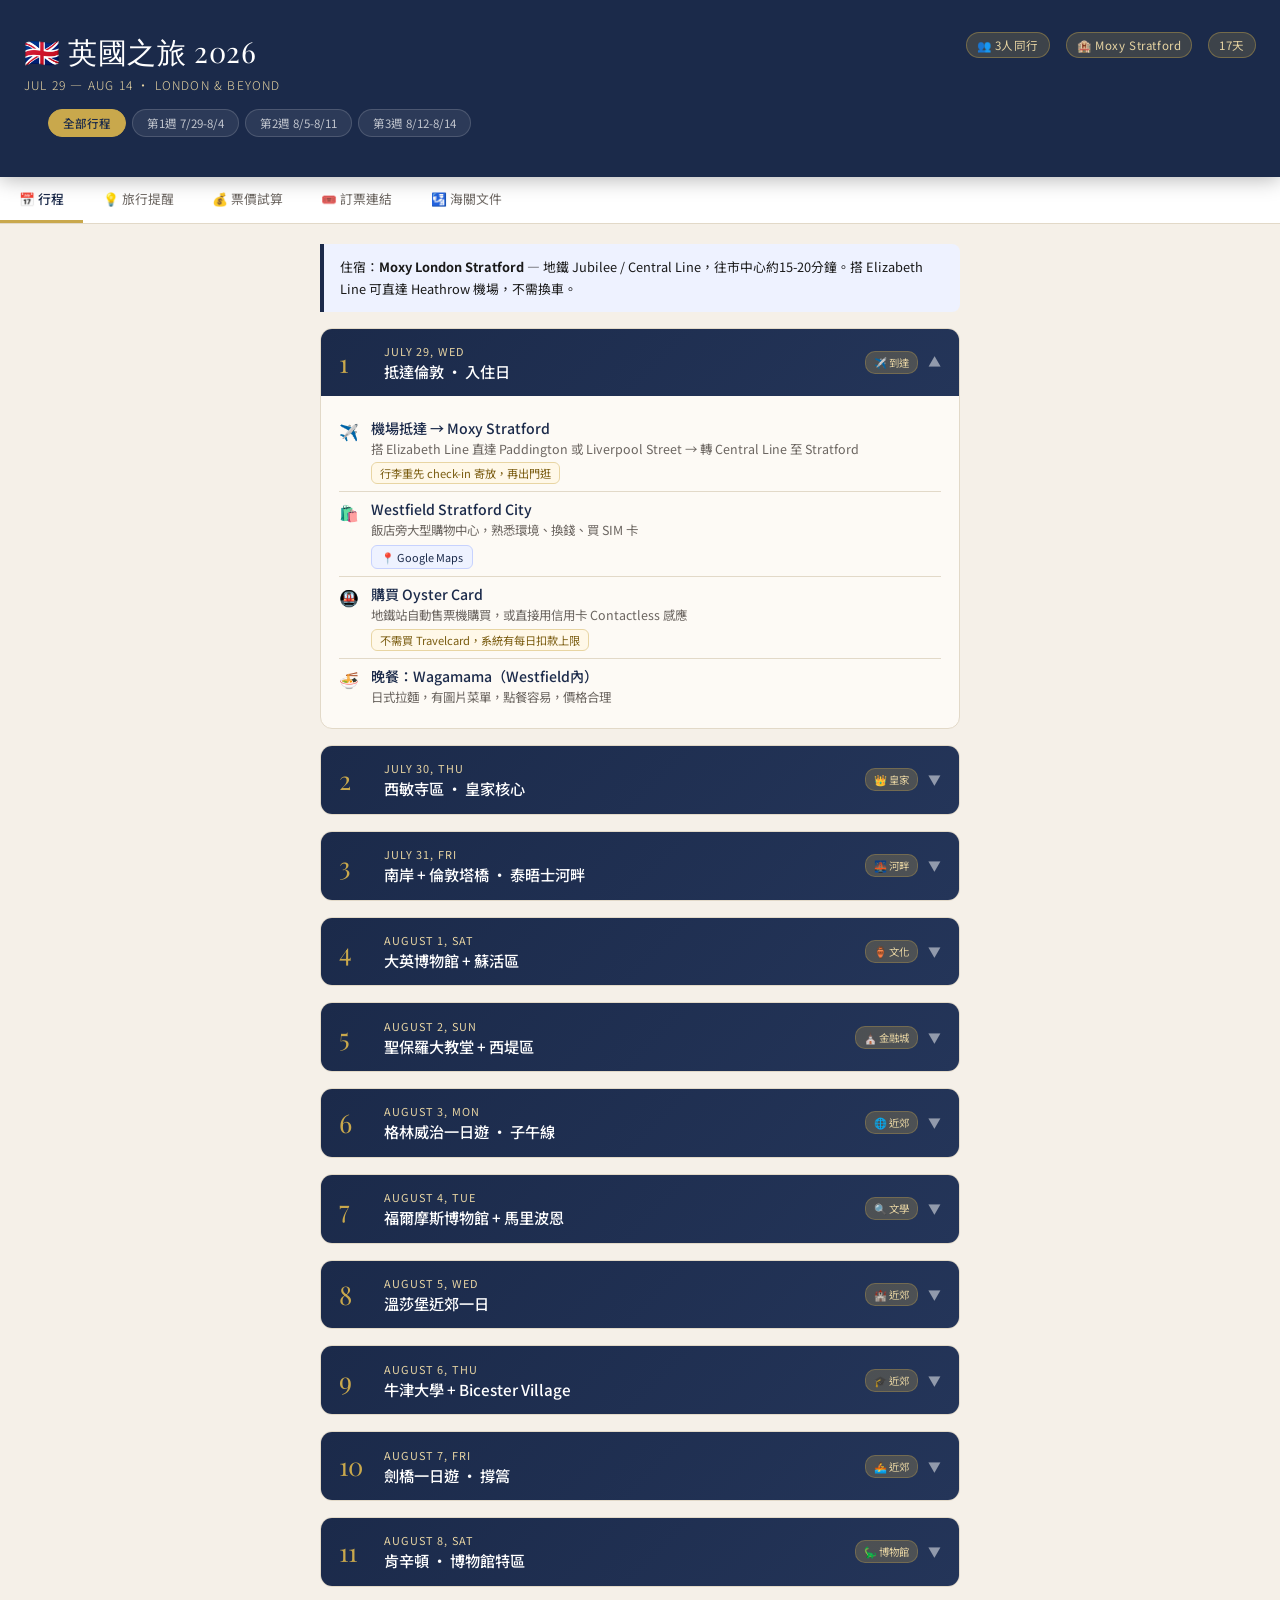
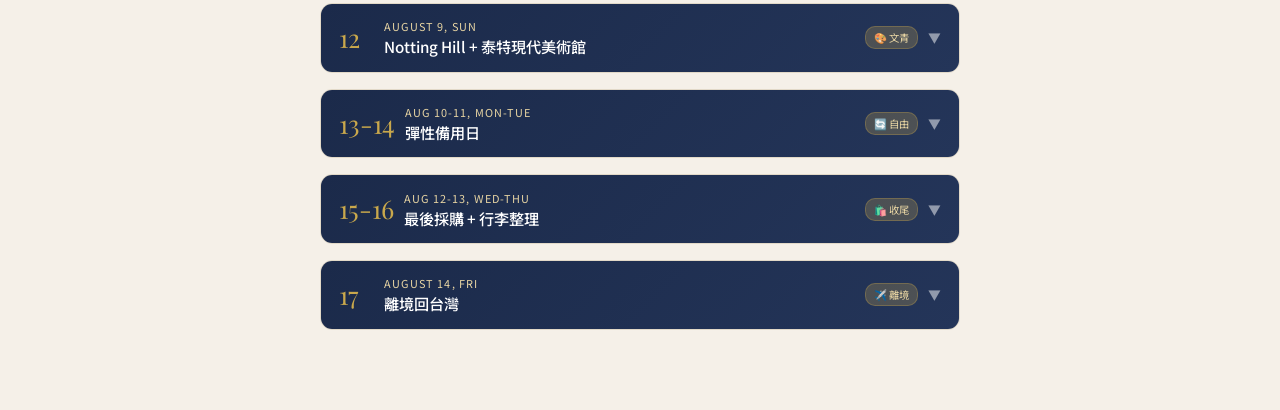
<file: 英國旅行2026行程表.html>
<!DOCTYPE html>
<html lang="zh-TW">
<head>
<meta charset="UTF-8">
<meta name="viewport" content="width=device-width, initial-scale=1.0">
<title>英國旅行 2026 — Jul 29 ~ Aug 14</title>
<link href="https://fonts.googleapis.com/css2?family=Playfair+Display:wght@400;700&family=Noto+Sans+TC:wght@300;400;500&display=swap" rel="stylesheet">
<style>
  :root {
    --cream: #F5F0E8;
    --dark: #1A1A1A;
    --navy: #1B2A4A;
    --gold: #C9A84C;
    --gold-light: #E8D5A3;
    --red: #B5383A;
    --green: #2D5A3D;
    --muted: #6B6560;
    --card-bg: #FDFAF5;
    --border: #E2D9C8;
  }
  * { box-sizing: border-box; margin: 0; padding: 0; }
  body {
    font-family: 'Noto Sans TC', sans-serif;
    background: var(--cream);
    color: var(--dark);
    min-height: 100vh;
  }

  /* HEADER */
  header {
    background: var(--navy);
    color: white;
    padding: 2rem 1.5rem 1.5rem;
    position: sticky;
    top: 0;
    z-index: 100;
    box-shadow: 0 2px 20px rgba(0,0,0,0.3);
  }
  .header-top {
    display: flex;
    justify-content: space-between;
    align-items: flex-start;
    flex-wrap: wrap;
    gap: 0.75rem;
    margin-bottom: 1rem;
  }
  .header-title {
    font-family: 'Playfair Display', serif;
    font-size: clamp(1.3rem, 4vw, 1.8rem);
    letter-spacing: 0.02em;
  }
  .header-sub {
    font-size: 0.75rem;
    color: var(--gold-light);
    font-weight: 300;
    margin-top: 2px;
    letter-spacing: 0.1em;
    text-transform: uppercase;
  }
  .header-info {
    display: flex;
    gap: 1rem;
    flex-wrap: wrap;
  }
  .info-pill {
    background: rgba(201,168,76,0.2);
    border: 1px solid rgba(201,168,76,0.4);
    color: var(--gold-light);
    font-size: 0.72rem;
    padding: 4px 10px;
    border-radius: 20px;
    letter-spacing: 0.05em;
  }

  /* WEEK TABS */
  .week-nav {
    display: flex;
    gap: 6px;
    overflow-x: auto;
    padding: 0 1.5rem;
    background: var(--navy);
    padding-bottom: 1rem;
    scrollbar-width: none;
  }
  .week-nav::-webkit-scrollbar { display: none; }
  .week-btn {
    background: rgba(255,255,255,0.08);
    border: 1px solid rgba(255,255,255,0.15);
    color: rgba(255,255,255,0.7);
    font-family: 'Noto Sans TC', sans-serif;
    font-size: 0.72rem;
    padding: 5px 14px;
    border-radius: 20px;
    cursor: pointer;
    white-space: nowrap;
    transition: all 0.2s;
  }
  .week-btn.active, .week-btn:hover {
    background: var(--gold);
    border-color: var(--gold);
    color: var(--navy);
    font-weight: 500;
  }

  /* SECTION TABS */
  .section-tabs {
    display: flex;
    gap: 0;
    background: white;
    border-bottom: 1px solid var(--border);
    overflow-x: auto;
    scrollbar-width: none;
  }
  .section-tabs::-webkit-scrollbar { display: none; }
  .sec-btn {
    flex-shrink: 0;
    background: none;
    border: none;
    border-bottom: 3px solid transparent;
    font-family: 'Noto Sans TC', sans-serif;
    font-size: 0.8rem;
    padding: 0.75rem 1.2rem;
    color: var(--muted);
    cursor: pointer;
    transition: all 0.2s;
  }
  .sec-btn.active {
    color: var(--navy);
    border-bottom-color: var(--gold);
    font-weight: 500;
  }

  /* MAIN CONTENT */
  main { padding: 1.25rem 1.25rem 4rem; max-width: 680px; margin: 0 auto; }
  .section { display: none; }
  .section.active { display: block; }

  /* DAY CARDS */
  .day-card {
    background: var(--card-bg);
    border: 1px solid var(--border);
    border-radius: 12px;
    margin-bottom: 1rem;
    overflow: hidden;
    animation: fadeUp 0.3s ease forwards;
  }
  @keyframes fadeUp {
    from { opacity:0; transform: translateY(8px); }
    to   { opacity:1; transform: translateY(0); }
  }
  .day-header {
    display: flex;
    align-items: center;
    gap: 10px;
    padding: 0.9rem 1.1rem;
    background: linear-gradient(135deg, var(--navy) 0%, #243559 100%);
    cursor: pointer;
  }
  .day-num {
    font-family: 'Playfair Display', serif;
    font-size: 1.6rem;
    color: var(--gold);
    min-width: 2.2rem;
    line-height: 1;
  }
  .day-info { flex: 1; }
  .day-date { font-size: 0.68rem; color: var(--gold-light); letter-spacing: 0.1em; text-transform: uppercase; }
  .day-title { font-size: 0.95rem; color: white; font-weight: 500; margin-top: 1px; }
  .day-theme-tag {
    font-size: 0.65rem;
    background: rgba(201,168,76,0.25);
    color: var(--gold-light);
    border: 1px solid rgba(201,168,76,0.3);
    padding: 3px 8px;
    border-radius: 10px;
    white-space: nowrap;
  }
  .chevron {
    color: rgba(255,255,255,0.5);
    font-size: 0.8rem;
    transition: transform 0.25s;
  }
  .day-card.open .chevron { transform: rotate(180deg); }

  .day-body { display: none; padding: 0.9rem 1.1rem; }
  .day-card.open .day-body { display: block; }

  /* ITEMS */
  .item {
    display: flex;
    gap: 10px;
    align-items: flex-start;
    padding: 7px 0;
    border-bottom: 1px solid var(--border);
  }
  .item:last-child { border-bottom: none; }
  .item-icon { font-size: 1rem; min-width: 22px; margin-top: 1px; }
  .item-content { flex: 1; }
  .item-name { font-size: 0.88rem; font-weight: 500; color: var(--navy); }
  .item-detail { font-size: 0.78rem; color: var(--muted); margin-top: 2px; line-height: 1.5; }
  .item-price { display: inline-block; font-size: 0.72rem; color: var(--green); font-weight: 500; margin-top: 3px; }
  .item-tip {
    display: inline-block; font-size: 0.7rem;
    background: #FFF8E8; color: #7A5C10;
    border: 1px solid #E8D5A3;
    padding: 2px 8px; border-radius: 6px; margin-top: 4px;
  }
  .map-btn {
    display: inline-flex; align-items: center; gap: 4px;
    font-size: 0.68rem; color: var(--navy);
    background: #EEF2FF;
    border: 1px solid #C7D2FE;
    padding: 3px 9px; border-radius: 6px;
    text-decoration: none; margin-top: 5px;
    transition: background 0.15s;
  }
  .map-btn:hover { background: #C7D2FE; }

  /* NOTICE BOX */
  .notice {
    background: #EEF2FF;
    border-left: 4px solid var(--navy);
    border-radius: 0 8px 8px 0;
    padding: 0.75rem 1rem;
    font-size: 0.8rem;
    line-height: 1.7;
    color: var(--dark);
    margin-bottom: 1rem;
  }

  /* INFO CARDS */
  .info-card {
    background: var(--card-bg);
    border: 1px solid var(--border);
    border-radius: 10px;
    padding: 1rem 1.1rem;
    margin-bottom: 0.9rem;
  }
  .info-card h3 {
    font-size: 0.85rem;
    font-weight: 500;
    color: var(--navy);
    margin-bottom: 0.5rem;
    padding-bottom: 0.4rem;
    border-bottom: 1px solid var(--border);
  }
  .info-card p, .info-card li {
    font-size: 0.8rem;
    color: #444;
    line-height: 1.75;
  }
  .info-card ul { padding-left: 1.1rem; }

  /* CUSTOMS CARD */
  .customs-card {
    background: white;
    border: 2px solid var(--navy);
    border-radius: 12px;
    padding: 1.25rem;
    margin-bottom: 1rem;
  }
  .customs-header {
    font-family: 'Playfair Display', serif;
    font-size: 1.1rem;
    color: var(--navy);
    text-align: center;
    margin-bottom: 1rem;
    padding-bottom: 0.75rem;
    border-bottom: 2px solid var(--gold);
  }
  .customs-line {
    display: flex;
    flex-direction: column;
    gap: 2px;
    padding: 8px 0;
    border-bottom: 1px solid var(--border);
  }
  .customs-line:last-child { border-bottom: none; }
  .zh { font-size: 0.88rem; color: var(--dark); font-weight: 500; }
  .en { font-size: 0.82rem; color: var(--navy); font-style: italic; }

  .qa-row { display: flex; flex-direction: column; gap: 3px; padding: 7px 0; border-bottom: 1px solid var(--border); }
  .qa-row:last-child { border-bottom: none; }
  .qa-q { font-size: 0.75rem; color: var(--muted); }
  .qa-a { font-size: 0.85rem; font-weight: 500; color: var(--navy); }

  /* BUDGET */
  .budget-row { display: flex; justify-content: space-between; align-items: center; padding: 6px 0; border-bottom: 1px solid var(--border); font-size: 0.8rem; }
  .budget-row:last-child { border-bottom: none; font-weight: 500; font-size: 0.85rem; color: var(--navy); }
  .budget-price { color: var(--green); font-weight: 500; }
  .total-row { background: #F0F7F3; border-radius: 8px; padding: 10px 12px; display: flex; justify-content: space-between; align-items: center; margin-top: 8px; }
  .total-label { font-size: 0.85rem; font-weight: 500; }
  .total-amount { font-size: 1.1rem; font-weight: 700; color: var(--green); }

  /* BOOKING LINKS */
  .book-card {
    background: var(--card-bg);
    border: 1px solid var(--border);
    border-radius: 10px;
    padding: 1rem 1.1rem;
    margin-bottom: 0.9rem;
    display: flex;
    align-items: center;
    justify-content: space-between;
    gap: 1rem;
  }
  .book-info h4 { font-size: 0.9rem; font-weight: 500; color: var(--navy); }
  .book-info p { font-size: 0.75rem; color: var(--muted); margin-top: 2px; }
  .book-btn {
    display: inline-block;
    background: var(--navy);
    color: white;
    font-size: 0.72rem;
    padding: 6px 14px;
    border-radius: 8px;
    text-decoration: none;
    white-space: nowrap;
    transition: background 0.2s;
  }
  .book-btn:hover { background: var(--gold); color: var(--navy); }

  .print-btn {
    display: block;
    width: 100%;
    background: var(--navy);
    color: white;
    border: none;
    border-radius: 10px;
    font-family: 'Noto Sans TC', sans-serif;
    font-size: 0.85rem;
    padding: 12px;
    cursor: pointer;
    margin-bottom: 1rem;
    transition: background 0.2s;
  }
  .print-btn:hover { background: var(--gold); color: var(--navy); }

  @media print {
    header, .week-nav, .section-tabs, .sec-btn, .week-btn { display: none !important; }
    .section { display: block !important; }
    .day-body { display: block !important; }
  }
</style>
</head>
<body>

<header>
  <div class="header-top">
    <div>
      <div class="header-title">🇬🇧 英國之旅 2026</div>
      <div class="header-sub">Jul 29 — Aug 14 · London & Beyond</div>
    </div>
    <div class="header-info">
      <span class="info-pill">👥 3人同行</span>
      <span class="info-pill">🏨 Moxy Stratford</span>
      <span class="info-pill">17天</span>
    </div>
  </div>
  <div class="week-nav">
    <button class="week-btn active" onclick="filterWeek('all',this)">全部行程</button>
    <button class="week-btn" onclick="filterWeek('w1',this)">第1週 7/29-8/4</button>
    <button class="week-btn" onclick="filterWeek('w2',this)">第2週 8/5-8/11</button>
    <button class="week-btn" onclick="filterWeek('w3',this)">第3週 8/12-8/14</button>
  </div>
</header>

<div class="section-tabs">
  <button class="sec-btn active" onclick="showSection('itinerary',this)">📅 行程</button>
  <button class="sec-btn" onclick="showSection('tips',this)">💡 旅行提醒</button>
  <button class="sec-btn" onclick="showSection('budget',this)">💰 票價試算</button>
  <button class="sec-btn" onclick="showSection('booking',this)">🎟️ 訂票連結</button>
  <button class="sec-btn" onclick="showSection('customs',this)">🛂 海關文件</button>
</div>

<main>

<!-- ===== ITINERARY ===== -->
<div id="itinerary" class="section active">
  <div class="notice">住宿：<strong>Moxy London Stratford</strong> — 地鐵 Jubilee / Central Line，往市中心約15-20分鐘。搭 Elizabeth Line 可直達 Heathrow 機場，不需換車。</div>

  <!-- DAY 1 -->
  <div class="day-card" data-week="w1">
    <div class="day-header" onclick="toggleCard(this.parentElement)">
      <div class="day-num">1</div>
      <div class="day-info">
        <div class="day-date">July 29, Wed</div>
        <div class="day-title">抵達倫敦 · 入住日</div>
      </div>
      <span class="day-theme-tag">✈️ 到達</span>
      <span class="chevron">▼</span>
    </div>
    <div class="day-body">
      <div class="item">
        <span class="item-icon">✈️</span>
        <div class="item-content">
          <div class="item-name">機場抵達 → Moxy Stratford</div>
          <div class="item-detail">搭 Elizabeth Line 直達 Paddington 或 Liverpool Street → 轉 Central Line 至 Stratford</div>
          <span class="item-tip">行李重先 check-in 寄放，再出門逛</span>
        </div>
      </div>
      <div class="item">
        <span class="item-icon">🛍️</span>
        <div class="item-content">
          <div class="item-name">Westfield Stratford City</div>
          <div class="item-detail">飯店旁大型購物中心，熟悉環境、換錢、買 SIM 卡</div>
          <a class="map-btn" href="https://maps.google.com/?q=Westfield+Stratford+City+London" target="_blank">📍 Google Maps</a>
        </div>
      </div>
      <div class="item">
        <span class="item-icon">🚇</span>
        <div class="item-content">
          <div class="item-name">購買 Oyster Card</div>
          <div class="item-detail">地鐵站自動售票機購買，或直接用信用卡 Contactless 感應</div>
          <span class="item-tip">不需買 Travelcard，系統有每日扣款上限</span>
        </div>
      </div>
      <div class="item">
        <span class="item-icon">🍜</span>
        <div class="item-content">
          <div class="item-name">晚餐：Wagamama（Westfield內）</div>
          <div class="item-detail">日式拉麵，有圖片菜單，點餐容易，價格合理</div>
        </div>
      </div>
    </div>
  </div>

  <!-- DAY 2 -->
  <div class="day-card" data-week="w1">
    <div class="day-header" onclick="toggleCard(this.parentElement)">
      <div class="day-num">2</div>
      <div class="day-info">
        <div class="day-date">July 30, Thu</div>
        <div class="day-title">西敏寺區 · 皇家核心</div>
      </div>
      <span class="day-theme-tag">👑 皇家</span>
      <span class="chevron">▼</span>
    </div>
    <div class="day-body">
      <div class="item">
        <span class="item-icon">⛪</span>
        <div class="item-content">
          <div class="item-name">西敏寺 Westminster Abbey</div>
          <div class="item-detail">建議早上9點開門即入，含語音導覽，需1.5小時</div>
          <span class="item-price">NT$1,320／人</span><br>
          <a class="map-btn" href="https://maps.google.com/?q=Westminster+Abbey+London" target="_blank">📍 Google Maps</a>
        </div>
      </div>
      <div class="item">
        <span class="item-icon">🕐</span>
        <div class="item-content">
          <div class="item-name">大笨鐘 Big Ben + 國會大廈外觀</div>
          <div class="item-detail">Westminster Bridge 上拍照最佳角度，免費</div>
          <a class="map-btn" href="https://maps.google.com/?q=Big+Ben+London" target="_blank">📍 Google Maps</a>
        </div>
      </div>
      <div class="item">
        <span class="item-icon">🍽️</span>
        <div class="item-content">
          <div class="item-name">午餐：Flat Iron, Covent Garden</div>
          <div class="item-detail">平價牛排名店，約NT$400-600，現場等位</div>
          <a class="map-btn" href="https://maps.google.com/?q=Flat+Iron+Covent+Garden+London" target="_blank">📍 Google Maps</a>
        </div>
      </div>
      <div class="item">
        <span class="item-icon">🏰</span>
        <div class="item-content">
          <div class="item-name">白金漢宮 Buckingham Palace</div>
          <div class="item-detail">7-9月開放內部，含免費中文語音導覽，需2-3小時</div>
          <span class="item-price">NT$1,400／人</span>
          <span class="item-tip">⚠️ 需提前官網購票，夏天常售罄</span><br>
          <a class="map-btn" href="https://maps.google.com/?q=Buckingham+Palace+London" target="_blank">📍 Google Maps</a>
        </div>
      </div>
      <div class="item">
        <span class="item-icon">🌳</span>
        <div class="item-content">
          <div class="item-name">聖詹姆斯公園 St. James's Park</div>
          <div class="item-detail">白金漢宮旁，免費散步，可看粉紅鵜鶘</div>
          <a class="map-btn" href="https://maps.google.com/?q=St+James+Park+London" target="_blank">📍 Google Maps</a>
        </div>
      </div>
    </div>
  </div>

  <!-- DAY 3 -->
  <div class="day-card" data-week="w1">
    <div class="day-header" onclick="toggleCard(this.parentElement)">
      <div class="day-num">3</div>
      <div class="day-info">
        <div class="day-date">July 31, Fri</div>
        <div class="day-title">南岸 + 倫敦塔橋 · 泰晤士河畔</div>
      </div>
      <span class="day-theme-tag">🌉 河畔</span>
      <span class="chevron">▼</span>
    </div>
    <div class="day-body">
      <div class="item">
        <span class="item-icon">🏰</span>
        <div class="item-content">
          <div class="item-name">倫敦塔 Tower of London</div>
          <div class="item-detail">早上開門即入，可看皇冠珠寶與衛兵換崗，需2.5小時</div>
          <span class="item-price">NT$1,500／人</span>
          <span class="item-tip">⚠️ 提前官網購票</span><br>
          <a class="map-btn" href="https://maps.google.com/?q=Tower+of+London" target="_blank">📍 Google Maps</a>
        </div>
      </div>
      <div class="item">
        <span class="item-icon">🌉</span>
        <div class="item-content">
          <div class="item-name">倫敦塔橋 Tower Bridge</div>
          <div class="item-detail">外觀過橋免費；入內登上玻璃步道 NT$690</div>
          <span class="item-price">NT$690／人（入內）</span><br>
          <a class="map-btn" href="https://maps.google.com/?q=Tower+Bridge+London" target="_blank">📍 Google Maps</a>
        </div>
      </div>
      <div class="item">
        <span class="item-icon">🍽️</span>
        <div class="item-content">
          <div class="item-name">午餐：Borough Market</div>
          <div class="item-detail">倫敦最古老市場，各國小吃，Southwark 站步行</div>
          <a class="map-btn" href="https://maps.google.com/?q=Borough+Market+London" target="_blank">📍 Google Maps</a>
        </div>
      </div>
      <div class="item">
        <span class="item-icon">👁️</span>
        <div class="item-content">
          <div class="item-name">倫敦之眼 London Eye</div>
          <div class="item-detail">建議黃昏17:00-18:00搭乘，光線最美</div>
          <span class="item-price">NT$638／人（促銷）</span>
          <span class="item-tip">官網提前購票有折扣</span><br>
          <a class="map-btn" href="https://maps.google.com/?q=London+Eye" target="_blank">📍 Google Maps</a>
        </div>
      </div>
    </div>
  </div>

  <!-- DAY 4 -->
  <div class="day-card" data-week="w1">
    <div class="day-header" onclick="toggleCard(this.parentElement)">
      <div class="day-num">4</div>
      <div class="day-info">
        <div class="day-date">August 1, Sat</div>
        <div class="day-title">大英博物館 + 蘇活區</div>
      </div>
      <span class="day-theme-tag">🏺 文化</span>
      <span class="chevron">▼</span>
    </div>
    <div class="day-body">
      <div class="item">
        <span class="item-icon">🏛️</span>
        <div class="item-content">
          <div class="item-name">大英博物館 British Museum</div>
          <div class="item-detail">早上10點開門即入，必看：羅塞塔石碑、埃及木乃伊，需3-4小時</div>
          <span class="item-price">NT$343／人（含語音導覽）</span><br>
          <a class="map-btn" href="https://maps.google.com/?q=British+Museum+London" target="_blank">📍 Google Maps</a>
        </div>
      </div>
      <div class="item">
        <span class="item-icon">🛍️</span>
        <div class="item-content">
          <div class="item-name">牛津圓環 Oxford Circus + 柯芬園 Covent Garden</div>
          <div class="item-detail">H&M、Zara、UNIQLO、Primark；柯芬園街頭藝人表演免費</div>
          <a class="map-btn" href="https://maps.google.com/?q=Covent+Garden+London" target="_blank">📍 Google Maps</a>
        </div>
      </div>
      <div class="item">
        <span class="item-icon">🍽️</span>
        <div class="item-content">
          <div class="item-name">晚餐：Chinatown（Leicester Square 旁）</div>
          <div class="item-detail">Bun House 廣式點心，有中文菜單，英文不好也沒問題</div>
          <a class="map-btn" href="https://maps.google.com/?q=Chinatown+London+Leicester+Square" target="_blank">📍 Google Maps</a>
        </div>
      </div>
    </div>
  </div>

  <!-- DAY 5 -->
  <div class="day-card" data-week="w1">
    <div class="day-header" onclick="toggleCard(this.parentElement)">
      <div class="day-num">5</div>
      <div class="day-info">
        <div class="day-date">August 2, Sun</div>
        <div class="day-title">聖保羅大教堂 + 西堤區</div>
      </div>
      <span class="day-theme-tag">⛪ 金融城</span>
      <span class="chevron">▼</span>
    </div>
    <div class="day-body">
      <div class="item">
        <span class="item-icon">⛪</span>
        <div class="item-content">
          <div class="item-name">聖保羅大教堂 St. Paul's Cathedral</div>
          <div class="item-detail">早上9點入場，可登頂俯瞰倫敦全景，需2小時</div>
          <span class="item-price">NT$1,154／人</span><br>
          <a class="map-btn" href="https://maps.google.com/?q=St+Paul+Cathedral+London" target="_blank">📍 Google Maps</a>
        </div>
      </div>
      <div class="item">
        <span class="item-icon">🚶</span>
        <div class="item-content">
          <div class="item-name">千禧橋散步 Millennium Bridge</div>
          <div class="item-detail">過橋到南岸，回望聖保羅最經典角度（免費）</div>
          <a class="map-btn" href="https://maps.google.com/?q=Millennium+Bridge+London" target="_blank">📍 Google Maps</a>
        </div>
      </div>
      <div class="item">
        <span class="item-icon">🏙️</span>
        <div class="item-content">
          <div class="item-name">碎片塔 The Shard（可選）</div>
          <div class="item-detail">觀景台 NT$808，或僅在外面拍照</div>
          <a class="map-btn" href="https://maps.google.com/?q=The+Shard+London" target="_blank">📍 Google Maps</a>
        </div>
      </div>
    </div>
  </div>

  <!-- DAY 6 -->
  <div class="day-card" data-week="w1">
    <div class="day-header" onclick="toggleCard(this.parentElement)">
      <div class="day-num">6</div>
      <div class="day-info">
        <div class="day-date">August 3, Mon</div>
        <div class="day-title">格林威治一日遊 · 子午線</div>
      </div>
      <span class="day-theme-tag">🌐 近郊</span>
      <span class="chevron">▼</span>
    </div>
    <div class="day-body">
      <div class="item">
        <span class="item-icon">🚇</span>
        <div class="item-content">
          <div class="item-name">交通：Stratford → Canary Wharf → Cutty Sark</div>
          <div class="item-detail">搭 Jubilee Line 至 Canary Wharf，轉 DLR 至 Cutty Sark 站，約30分鐘</div>
        </div>
      </div>
      <div class="item">
        <span class="item-icon">🔭</span>
        <div class="item-content">
          <div class="item-name">格林威治皇家博物館一日通票</div>
          <div class="item-detail">含格林威治天文台、航海博物館、彩繪廳、卡帝薩克號</div>
          <span class="item-price">NT$1,445／人</span>
          <span class="item-tip">踩踩東西半球子午線拍照！</span><br>
          <a class="map-btn" href="https://maps.google.com/?q=Royal+Observatory+Greenwich+London" target="_blank">📍 Google Maps</a>
        </div>
      </div>
      <div class="item">
        <span class="item-icon">🌄</span>
        <div class="item-content">
          <div class="item-name">格林威治公園山丘</div>
          <div class="item-detail">俯瞰 Canary Wharf 天際線，倫敦最美免費視角</div>
          <a class="map-btn" href="https://maps.google.com/?q=Greenwich+Park+London" target="_blank">📍 Google Maps</a>
        </div>
      </div>
    </div>
  </div>

  <!-- DAY 7 -->
  <div class="day-card" data-week="w1">
    <div class="day-header" onclick="toggleCard(this.parentElement)">
      <div class="day-num">7</div>
      <div class="day-info">
        <div class="day-date">August 4, Tue</div>
        <div class="day-title">福爾摩斯博物館 + 馬里波恩</div>
      </div>
      <span class="day-theme-tag">🔍 文學</span>
      <span class="chevron">▼</span>
    </div>
    <div class="day-body">
      <div class="item">
        <span class="item-icon">🔍</span>
        <div class="item-content">
          <div class="item-name">福爾摩斯博物館 221B Baker St</div>
          <div class="item-detail">建議平日早上去，排隊通常不長，約1小時</div>
          <span class="item-price">NT$450／人</span><br>
          <a class="map-btn" href="https://maps.google.com/?q=Sherlock+Holmes+Museum+221B+Baker+Street" target="_blank">📍 Google Maps</a>
        </div>
      </div>
      <div class="item">
        <span class="item-icon">🛍️</span>
        <div class="item-content">
          <div class="item-name">馬里波恩高街 Marylebone High Street</div>
          <div class="item-detail">倫敦最愜意的購物街，獨立小店、麵包店、咖啡館</div>
          <a class="map-btn" href="https://maps.google.com/?q=Marylebone+High+Street+London" target="_blank">📍 Google Maps</a>
        </div>
      </div>
      <div class="item">
        <span class="item-icon">🌿</span>
        <div class="item-content">
          <div class="item-name">攝政公園 Regent's Park</div>
          <div class="item-detail">免費散步，8月玫瑰花園盛開</div>
          <a class="map-btn" href="https://maps.google.com/?q=Regent+Park+London" target="_blank">📍 Google Maps</a>
        </div>
      </div>
    </div>
  </div>

  <!-- DAY 8 -->
  <div class="day-card" data-week="w2">
    <div class="day-header" onclick="toggleCard(this.parentElement)">
      <div class="day-num">8</div>
      <div class="day-info">
        <div class="day-date">August 5, Wed</div>
        <div class="day-title">溫莎堡近郊一日</div>
      </div>
      <span class="day-theme-tag">🏰 近郊</span>
      <span class="chevron">▼</span>
    </div>
    <div class="day-body">
      <div class="item">
        <span class="item-icon">🚂</span>
        <div class="item-content">
          <div class="item-name">交通：Stratford → Paddington → Windsor</div>
          <div class="item-detail">地鐵至 Paddington，搭 GWR 火車至 Windsor & Eton Central，約1小時</div>
          <span class="item-price">來回約 NT$800-1,000／人，nationalrail.co.uk 購票</span>
        </div>
      </div>
      <div class="item">
        <span class="item-icon">🏰</span>
        <div class="item-content">
          <div class="item-name">溫莎堡 Windsor Castle</div>
          <div class="item-detail">9:30 開門入場，週末有衛兵換崗，含語音導覽，需2.5小時</div>
          <span class="item-price">NT$1,360／人</span>
          <span class="item-tip">⚠️ 提前官網購票</span><br>
          <a class="map-btn" href="https://maps.google.com/?q=Windsor+Castle" target="_blank">📍 Google Maps</a>
        </div>
      </div>
      <div class="item">
        <span class="item-icon">🍺</span>
        <div class="item-content">
          <div class="item-name">午餐：Two Brewers, Windsor</div>
          <div class="item-detail">傳統英式 pub，炸魚薯條 Fish & Chips</div>
          <a class="map-btn" href="https://maps.google.com/?q=Two+Brewers+Windsor" target="_blank">📍 Google Maps</a>
        </div>
      </div>
    </div>
  </div>

  <!-- DAY 9 -->
  <div class="day-card" data-week="w2">
    <div class="day-header" onclick="toggleCard(this.parentElement)">
      <div class="day-num">9</div>
      <div class="day-info">
        <div class="day-date">August 6, Thu</div>
        <div class="day-title">牛津大學 + Bicester Village</div>
      </div>
      <span class="day-theme-tag">🎓 近郊</span>
      <span class="chevron">▼</span>
    </div>
    <div class="day-body">
      <div class="item">
        <span class="item-icon">🚂</span>
        <div class="item-content">
          <div class="item-name">交通：Stratford → Paddington → Oxford</div>
          <div class="item-detail">搭 Chiltern Railways 約1小時，建議 8:00 前出發</div>
          <span class="item-price">來回約 NT$700-900</span>
        </div>
      </div>
      <div class="item">
        <span class="item-icon">🎓</span>
        <div class="item-content">
          <div class="item-name">牛津大學 University of Oxford</div>
          <div class="item-detail">Christ Church（哈利波特取景地 NT$600）、Bodleian Library 外觀、Radcliffe Camera</div>
          <a class="map-btn" href="https://maps.google.com/?q=Christ+Church+Oxford" target="_blank">📍 Google Maps</a>
        </div>
      </div>
      <div class="item">
        <span class="item-icon">🍽️</span>
        <div class="item-content">
          <div class="item-name">午餐：Covered Market, Oxford</div>
          <div class="item-detail">牛津室內市集，各種小吃</div>
          <a class="map-btn" href="https://maps.google.com/?q=Oxford+Covered+Market" target="_blank">📍 Google Maps</a>
        </div>
      </div>
      <div class="item">
        <span class="item-icon">🛍️</span>
        <div class="item-content">
          <div class="item-name">Bicester Village 購物村</div>
          <div class="item-detail">牛津市中心搭 S5 巴士約30分鐘。Burberry、Coach、Ralph Lauren 等折扣30-70%</div>
          <span class="item-tip">帶護照！部分品牌可退 VAT</span><br>
          <a class="map-btn" href="https://maps.google.com/?q=Bicester+Village+Outlet" target="_blank">📍 Google Maps</a>
        </div>
      </div>
      <div class="item">
        <span class="item-icon">🚂</span>
        <div class="item-content">
          <div class="item-name">回程：Bicester → London Marylebone → Stratford</div>
          <div class="item-detail">從 Bicester 直接搭火車回倫敦 Marylebone 站，轉地鐵回 Stratford</div>
        </div>
      </div>
    </div>
  </div>

  <!-- DAY 10 -->
  <div class="day-card" data-week="w2">
    <div class="day-header" onclick="toggleCard(this.parentElement)">
      <div class="day-num">10</div>
      <div class="day-info">
        <div class="day-date">August 7, Fri</div>
        <div class="day-title">劍橋一日遊 · 撐篙</div>
      </div>
      <span class="day-theme-tag">🚣 近郊</span>
      <span class="chevron">▼</span>
    </div>
    <div class="day-body">
      <div class="item">
        <span class="item-icon">🚂</span>
        <div class="item-content">
          <div class="item-name">交通：Stratford → Tottenham Hale → Cambridge</div>
          <div class="item-detail">Victoria Line 至 Tottenham Hale，搭 Greater Anglia 至 Cambridge，約1小時10分</div>
          <span class="item-price">來回約 NT$800-1,000</span>
        </div>
      </div>
      <div class="item">
        <span class="item-icon">🎓</span>
        <div class="item-content">
          <div class="item-name">劍橋大學 University of Cambridge</div>
          <div class="item-detail">King's College（NT$400，含禮拜堂）、Queen's College 數學橋、Trinity College 外觀</div>
          <a class="map-btn" href="https://maps.google.com/?q=King+College+Cambridge" target="_blank">📍 Google Maps</a>
        </div>
      </div>
      <div class="item">
        <span class="item-icon">🚣</span>
        <div class="item-content">
          <div class="item-name">撐篙 Punting on the Backs</div>
          <div class="item-detail">劍橋必做！沿水道欣賞學院建築，旺季可提前預訂</div>
          <span class="item-price">共乘 NT$500／人</span><br>
          <a class="map-btn" href="https://maps.google.com/?q=Scudamore+Punting+Cambridge" target="_blank">📍 Google Maps</a>
        </div>
      </div>
    </div>
  </div>

  <!-- DAY 11 -->
  <div class="day-card" data-week="w2">
    <div class="day-header" onclick="toggleCard(this.parentElement)">
      <div class="day-num">11</div>
      <div class="day-info">
        <div class="day-date">August 8, Sat</div>
        <div class="day-title">肯辛頓 · 博物館特區</div>
      </div>
      <span class="day-theme-tag">🦕 博物館</span>
      <span class="chevron">▼</span>
    </div>
    <div class="day-body">
      <div class="item">
        <span class="item-icon">🦕</span>
        <div class="item-content">
          <div class="item-name">自然史博物館 Natural History Museum</div>
          <div class="item-detail">恐龍館、藍鯨骨架，免費！9:30 開門即入</div>
          <span class="item-price">免費入場</span><br>
          <a class="map-btn" href="https://maps.google.com/?q=Natural+History+Museum+London" target="_blank">📍 Google Maps</a>
        </div>
      </div>
      <div class="item">
        <span class="item-icon">🛍️</span>
        <div class="item-content">
          <div class="item-name">Harrods 百貨</div>
          <div class="item-detail">Knightsbridge 站，不需消費也可逛；Food Hall 買伴手禮</div>
          <a class="map-btn" href="https://maps.google.com/?q=Harrods+London" target="_blank">📍 Google Maps</a>
        </div>
      </div>
    </div>
  </div>

  <!-- DAY 12 -->
  <div class="day-card" data-week="w2">
    <div class="day-header" onclick="toggleCard(this.parentElement)">
      <div class="day-num">12</div>
      <div class="day-info">
        <div class="day-date">August 9, Sun</div>
        <div class="day-title">Notting Hill + 泰特現代美術館</div>
      </div>
      <span class="day-theme-tag">🎨 文青</span>
      <span class="chevron">▼</span>
    </div>
    <div class="day-body">
      <div class="item">
        <span class="item-icon">🎨</span>
        <div class="item-content">
          <div class="item-name">波多貝羅市場 Portobello Road Market</div>
          <div class="item-detail">古董、二手衣、各國小吃，Notting Hill Gate 站</div>
          <a class="map-btn" href="https://maps.google.com/?q=Portobello+Road+Market+London" target="_blank">📍 Google Maps</a>
        </div>
      </div>
      <div class="item">
        <span class="item-icon">🏘️</span>
        <div class="item-content">
          <div class="item-name">Notting Hill 彩色房子</div>
          <div class="item-detail">電影場景，拍照打卡</div>
          <a class="map-btn" href="https://maps.google.com/?q=Notting+Hill+London" target="_blank">📍 Google Maps</a>
        </div>
      </div>
      <div class="item">
        <span class="item-icon">🖼️</span>
        <div class="item-content">
          <div class="item-name">泰特現代美術館 Tate Modern</div>
          <div class="item-detail">南岸 Bankside，免費入場！</div>
          <span class="item-price">免費入場</span><br>
          <a class="map-btn" href="https://maps.google.com/?q=Tate+Modern+London" target="_blank">📍 Google Maps</a>
        </div>
      </div>
    </div>
  </div>

  <!-- DAY 13-14 -->
  <div class="day-card" data-week="w2">
    <div class="day-header" onclick="toggleCard(this.parentElement)">
      <div class="day-num">13-14</div>
      <div class="day-info">
        <div class="day-date">Aug 10-11, Mon-Tue</div>
        <div class="day-title">彈性備用日</div>
      </div>
      <span class="day-theme-tag">🔄 自由</span>
      <span class="chevron">▼</span>
    </div>
    <div class="day-body">
      <div class="item">
        <span class="item-icon">💡</span>
        <div class="item-content">
          <div class="item-name">彈性安排</div>
          <div class="item-detail">補上前幾天時間不夠的景點，重遊最喜歡的地方，或完全休息充電</div>
        </div>
      </div>
      <div class="item">
        <span class="item-icon">🎭</span>
        <div class="item-content">
          <div class="item-name">西區音樂劇（可選）</div>
          <div class="item-detail">TKTS Booth（Leicester Square）當天折扣票，現場排隊購買</div>
          <a class="map-btn" href="https://maps.google.com/?q=TKTS+Leicester+Square+London" target="_blank">📍 Google Maps</a>
        </div>
      </div>
    </div>
  </div>

  <!-- DAY 15-16 -->
  <div class="day-card" data-week="w3">
    <div class="day-header" onclick="toggleCard(this.parentElement)">
      <div class="day-num">15-16</div>
      <div class="day-info">
        <div class="day-date">Aug 12-13, Wed-Thu</div>
        <div class="day-title">最後採購 + 行李整理</div>
      </div>
      <span class="day-theme-tag">🛍️ 收尾</span>
      <span class="chevron">▼</span>
    </div>
    <div class="day-body">
      <div class="item">
        <span class="item-icon">🛍️</span>
        <div class="item-content">
          <div class="item-name">Westfield Stratford + Boots 藥妝</div>
          <div class="item-detail">Nurofen、Bio-Oil、Vitamin 系列；M&S 食品區買伴手禮</div>
          <a class="map-btn" href="https://maps.google.com/?q=Westfield+Stratford+City+London" target="_blank">📍 Google Maps</a>
        </div>
      </div>
      <div class="item">
        <span class="item-icon">🎁</span>
        <div class="item-content">
          <div class="item-name">伴手禮清單</div>
          <div class="item-detail">Harrods 茶包、McVitie's 餅乾、Cadbury 巧克力、Fortnum & Mason 果醬</div>
        </div>
      </div>
    </div>
  </div>

  <!-- DAY 17 -->
  <div class="day-card" data-week="w3">
    <div class="day-header" onclick="toggleCard(this.parentElement)">
      <div class="day-num">17</div>
      <div class="day-info">
        <div class="day-date">August 14, Fri</div>
        <div class="day-title">離境回台灣</div>
      </div>
      <span class="day-theme-tag">✈️ 離境</span>
      <span class="chevron">▼</span>
    </div>
    <div class="day-body">
      <div class="item">
        <span class="item-icon">⏰</span>
        <div class="item-content">
          <div class="item-name">提早出發！</div>
          <div class="item-detail">建議飛機起飛前 <strong>3小時</strong> 抵達機場，倫敦 Heathrow 安檢常大排長龍</div>
          <span class="item-tip">Stratford → Heathrow 搭 Elizabeth Line 直達約50分鐘</span>
        </div>
      </div>
      <div class="item">
        <span class="item-icon">💰</span>
        <div class="item-content">
          <div class="item-name">退稅 Tax Refund</div>
          <div class="item-detail">出關前先到 Tax Refund 櫃台蓋章，再辦理退稅，需保留所有收據</div>
        </div>
      </div>
    </div>
  </div>
</div>

<!-- ===== TIPS ===== -->
<div id="tips" class="section">
  <div class="info-card">
    <h3>🚇 交通 — Oyster Card / Contactless</h3>
    <ul>
      <li>抵達機場第一件事：購買 <strong>Oyster Card</strong> 或用信用卡 Contactless 感應</li>
      <li>TfL 有<strong>每日扣款上限（Daily Cap）</strong>，同一天搭多次不會無限扣款</li>
      <li>Zone 1-2 每日上限約 £8.10（NT$330）</li>
      <li>近郊火車（Windsor、Oxford、Cambridge）需在 <strong>nationalrail.co.uk</strong> 另外購票</li>
      <li>Stratford 搭 Elizabeth Line 直達 Heathrow，約50分鐘，不需換車</li>
    </ul>
  </div>
  <div class="info-card">
    <h3>🌦️ 天氣準備</h3>
    <ul>
      <li>7-8月氣溫約 18-25°C，仍可能突然下雨</li>
      <li>必備：<strong>輕薄防水外套、雨傘</strong>（每天都要帶）</li>
      <li>穿舒適走路鞋，避免高跟鞋（石板路很多）</li>
      <li>防曬乳：夏天日照強，記得帶</li>
    </ul>
  </div>
  <div class="info-card">
    <h3>📱 通訊與 App</h3>
    <ul>
      <li>建議在台灣先買<strong>英國 SIM 卡</strong>（EE / Three，淘寶/蝦皮有賣，約NT$500-800，30天無限上網）</li>
      <li>下載 App：<strong>TfL Go</strong>（倫敦地鐵）、<strong>Trainline</strong>（火車）、<strong>Google Maps 離線</strong></li>
      <li>Google Translate 可<strong>拍照翻譯</strong>英文菜單，非常實用</li>
    </ul>
  </div>
  <div class="info-card">
    <h3>💰 金錢</h3>
    <ul>
      <li>英國用<strong>英鎊（GBP £）</strong>，不用歐元</li>
      <li>倫敦幾乎不需現金，信用卡 Contactless 到處通用（含市集小攤）</li>
      <li>推薦：<strong>Wise 多幣卡</strong>或台新 Richart 等海外免手續費信用卡</li>
      <li>小費：餐廳通常已含 10% Service Charge，Optional 可給可不給</li>
    </ul>
  </div>
  <div class="info-card">
    <h3>🍽️ 餐廳禮儀</h3>
    <ul>
      <li>進餐廳先<strong>等 Host 帶位</strong>，不要自己坐</li>
      <li>結帳說：<strong>"Can I get the bill, please?"</strong></li>
      <li>不吃羊肉：點餐說 <strong>"No lamb please"</strong>；菜單上 lamb / mutton 都是羊肉</li>
      <li>看不懂菜單：用 Google Translate 拍照翻譯</li>
    </ul>
  </div>
</div>

<!-- ===== BUDGET ===== -->
<div id="budget" class="section">
  <div class="notice">景點門票估算（3人合計），不含交通與餐食。以官網公告為準。</div>
  <div class="info-card">
    <table style="width:100%; border-collapse:collapse;">
      <tr style="background:#F5F0E8;">
        <td style="padding:6px 8px; font-size:0.78rem; font-weight:500; color:#1B2A4A;">景點</td>
        <td style="padding:6px 8px; font-size:0.78rem; font-weight:500; color:#1B2A4A; text-align:right;">單人</td>
        <td style="padding:6px 8px; font-size:0.78rem; font-weight:500; color:#1B2A4A; text-align:right;">3人合計</td>
      </tr>
      <tr class="budget-row"><td>西敏寺</td><td style="text-align:right;color:#6B6560;font-size:0.78rem;">NT$1,320</td><td style="text-align:right;"><span class="budget-price">NT$3,960</span></td></tr>
      <tr class="budget-row"><td>白金漢宮</td><td style="text-align:right;color:#6B6560;font-size:0.78rem;">NT$1,400</td><td style="text-align:right;"><span class="budget-price">NT$4,200</span></td></tr>
      <tr class="budget-row"><td>倫敦塔</td><td style="text-align:right;color:#6B6560;font-size:0.78rem;">NT$1,500</td><td style="text-align:right;"><span class="budget-price">NT$4,500</span></td></tr>
      <tr class="budget-row"><td>倫敦塔橋（入內）</td><td style="text-align:right;color:#6B6560;font-size:0.78rem;">NT$690</td><td style="text-align:right;"><span class="budget-price">NT$2,070</span></td></tr>
      <tr class="budget-row"><td>倫敦之眼</td><td style="text-align:right;color:#6B6560;font-size:0.78rem;">NT$638</td><td style="text-align:right;"><span class="budget-price">NT$1,914</span></td></tr>
      <tr class="budget-row"><td>大英博物館語音導覽</td><td style="text-align:right;color:#6B6560;font-size:0.78rem;">NT$343</td><td style="text-align:right;"><span class="budget-price">NT$1,029</span></td></tr>
      <tr class="budget-row"><td>聖保羅大教堂</td><td style="text-align:right;color:#6B6560;font-size:0.78rem;">NT$1,154</td><td style="text-align:right;"><span class="budget-price">NT$3,462</span></td></tr>
      <tr class="budget-row"><td>溫莎堡</td><td style="text-align:right;color:#6B6560;font-size:0.78rem;">NT$1,360</td><td style="text-align:right;"><span class="budget-price">NT$4,080</span></td></tr>
      <tr class="budget-row"><td>格林威治一日通票</td><td style="text-align:right;color:#6B6560;font-size:0.78rem;">NT$1,445</td><td style="text-align:right;"><span class="budget-price">NT$4,335</span></td></tr>
      <tr class="budget-row"><td>牛津 Christ Church</td><td style="text-align:right;color:#6B6560;font-size:0.78rem;">NT$600</td><td style="text-align:right;"><span class="budget-price">NT$1,800</span></td></tr>
      <tr class="budget-row"><td>劍橋 King's College</td><td style="text-align:right;color:#6B6560;font-size:0.78rem;">NT$400</td><td style="text-align:right;"><span class="budget-price">NT$1,200</span></td></tr>
      <tr class="budget-row"><td>劍橋撐篙（共乘）</td><td style="text-align:right;color:#6B6560;font-size:0.78rem;">NT$500</td><td style="text-align:right;"><span class="budget-price">NT$1,500</span></td></tr>
      <tr class="budget-row"><td>福爾摩斯博物館</td><td style="text-align:right;color:#6B6560;font-size:0.78rem;">NT$450</td><td style="text-align:right;"><span class="budget-price">NT$1,350</span></td></tr>
      <tr class="budget-row"><td>碎片塔（可選）</td><td style="text-align:right;color:#6B6560;font-size:0.78rem;">NT$808</td><td style="text-align:right;"><span class="budget-price">NT$2,424</span></td></tr>
    </table>
    <div class="total-row">
      <span class="total-label">景點門票合計（含碎片塔）</span>
      <span class="total-amount">≈ NT$37,824</span>
    </div>
    <div class="total-row" style="margin-top:6px; background:#EEF2FF;">
      <span class="total-label">景點門票合計（不含碎片塔）</span>
      <span class="total-amount" style="color:#1B2A4A;">≈ NT$35,400</span>
    </div>
  </div>
  <div class="notice">近郊火車票（3次）估約 NT$7,000-9,000 共3人<br>每日餐食估 NT$800-1,500／人，17天3人合計約 NT$40,000-75,000</div>
</div>

<!-- ===== BOOKING ===== -->
<div id="booking" class="section">
  <div class="notice">⚠️ 以下三個景點建議<strong>現在就去官網買票</strong>，不建議用 Klook（價格相同但少一個中間環節）。7-8月旺季，常提前售罄。</div>

  <div class="book-card" style="border-color:#C9A84C; border-width:2px;">
    <div class="book-info">
      <h4>🏰 白金漢宮 Buckingham Palace</h4>
      <p>Royal Collection Trust 官網 · NT$1,400／人<br>7-9月開放，含中文語音導覽</p>
    </div>
    <a class="book-btn" href="https://www.rct.uk/visit/the-state-rooms-buckingham-palace" target="_blank">官網買票 →</a>
  </div>

  <div class="book-card" style="border-color:#C9A84C; border-width:2px;">
    <div class="book-info">
      <h4>🏰 倫敦塔 Tower of London</h4>
      <p>Historic Royal Palaces 官網 · NT$1,500／人<br>建議提前至少1週購票</p>
    </div>
    <a class="book-btn" href="https://www.hrp.org.uk/tower-of-london/visit/tickets/" target="_blank">官網買票 →</a>
  </div>

  <div class="book-card" style="border-color:#C9A84C; border-width:2px;">
    <div class="book-info">
      <h4>🏰 溫莎堡 Windsor Castle</h4>
      <p>Royal Collection Trust 官網 · NT$1,360／人<br>含語音導覽，週末有衛兵換崗</p>
    </div>
    <a class="book-btn" href="https://www.rct.uk/visit/windsor-castle" target="_blank">官網買票 →</a>
  </div>

  <div class="book-card">
    <div class="book-info">
      <h4>👁️ 倫敦之眼 London Eye</h4>
      <p>官網促銷 NT$638／人 · 現場票較貴<br>建議指定時段購票，黃昏場最美</p>
    </div>
    <a class="book-btn" href="https://www.londoneye.com/tickets-and-prices/" target="_blank">官網買票 →</a>
  </div>

  <div class="book-card">
    <div class="book-info">
      <h4>🚂 近郊火車票</h4>
      <p>National Rail 官網 · 溫莎/牛津/劍橋<br>提前購票較便宜，可選 Advance 票種</p>
    </div>
    <a class="book-btn" href="https://www.nationalrail.co.uk" target="_blank">nationalrail.co.uk →</a>
  </div>

  <div class="book-card">
    <div class="book-info">
      <h4>🚣 劍橋撐篙 Punting</h4>
      <p>Scudamore's 劍橋最老牌船家<br>共乘或包船，旺季提前預訂</p>
    </div>
    <a class="book-btn" href="https://www.scudamores.com" target="_blank">Scudamore's →</a>
  </div>
</div>

<!-- ===== CUSTOMS ===== -->
<div id="customs" class="section">
  <button class="print-btn" onclick="window.print()">🖨️ 列印此頁（海關文件）</button>

  <div class="customs-card">
    <div class="customs-header">🛂 入境英國聲明 / UK Border Declaration<br><small style="font-size:0.75rem; color:#6B6560; font-family:'Noto Sans TC';">請出示此頁給海關人員 · Please show this to the border officer</small></div>

    <div class="customs-line">
      <span class="zh">我們是來自台灣的觀光客，共 3 人同行。</span>
      <span class="en">We are tourists from Taiwan. There are 3 of us traveling together.</span>
    </div>
    <div class="customs-line">
      <span class="zh">停留日期：2026年7月29日 至 8月14日（共17天）</span>
      <span class="en">We will stay from July 29 to August 14, 2026 — a total of 17 days.</span>
    </div>
    <div class="customs-line">
      <span class="zh">住宿地址：Moxy London Stratford Hotel<br>5 Celebration Ave, London E20 1DB</span>
      <span class="en">Accommodation: Moxy London Stratford Hotel, 5 Celebration Ave, London E20 1DB</span>
    </div>
    <div class="customs-line">
      <span class="zh">目的：純觀光旅遊，不工作、不學習。</span>
      <span class="en">Purpose: Tourism only. Not working, not studying.</span>
    </div>
    <div class="customs-line">
      <span class="zh">我們已有回程機票，機票和酒店已預訂。</span>
      <span class="en">We have return flights booked. Hotel is also pre-booked.</span>
    </div>
    <div class="customs-line">
      <span class="zh">謝謝您的協助。</span>
      <span class="en">Thank you for your assistance.</span>
    </div>
  </div>

  <div class="info-card">
    <h3>🗣️ 海關常見問題速查</h3>
    <div class="qa-row"><div class="qa-q">Q: What's the purpose of your visit?</div><div class="qa-a">A: Tourism. Sightseeing.</div></div>
    <div class="qa-row"><div class="qa-q">Q: How long are you staying?</div><div class="qa-a">A: 17 days. Until August 14th.</div></div>
    <div class="qa-row"><div class="qa-q">Q: Where are you staying?</div><div class="qa-a">A: Moxy Hotel, Stratford, London.</div></div>
    <div class="qa-row"><div class="qa-q">Q: Do you have a return ticket?</div><div class="qa-a">A: Yes.（出示手機機票）</div></div>
    <div class="qa-row"><div class="qa-q">Q: Are you traveling alone?</div><div class="qa-a">A: No, 3 people together. We are family / friends.</div></div>
    <div class="qa-row"><div class="qa-q">Q: How much money do you have?</div><div class="qa-a">A: I have credit cards and some cash.</div></div>
  </div>

  <div class="info-card">
    <h3>✅ 入境前檢查清單</h3>
    <ul>
      <li>護照有效期限超過 2027年2月14日 以上</li>
      <li>台灣護照免簽進入英國，上限6個月</li>
      <li>隨身帶：酒店訂房確認信、回程機票（備查）</li>
      <li>液體限制：手提行李 100ml 以下，需放透明袋</li>
      <li>不可攜帶肉類、蔬果入境英國</li>
      <li>超過 £390 商品需申報</li>
    </ul>
  </div>
</div>

</main>

<script>
function toggleCard(card) {
  card.classList.toggle('open');
}

function showSection(id, btn) {
  document.querySelectorAll('.section').forEach(s => s.classList.remove('active'));
  document.querySelectorAll('.sec-btn').forEach(b => b.classList.remove('active'));
  document.getElementById(id).classList.add('active');
  btn.classList.add('active');
}

function filterWeek(week, btn) {
  document.querySelectorAll('.week-btn').forEach(b => b.classList.remove('active'));
  btn.classList.add('active');
  document.querySelectorAll('.day-card').forEach(card => {
    if (week === 'all' || card.dataset.week === week) {
      card.style.display = '';
    } else {
      card.style.display = 'none';
    }
  });
}

// Open first card by default
document.querySelector('.day-card').classList.add('open');
</script>
</body>
</html>
</file>
